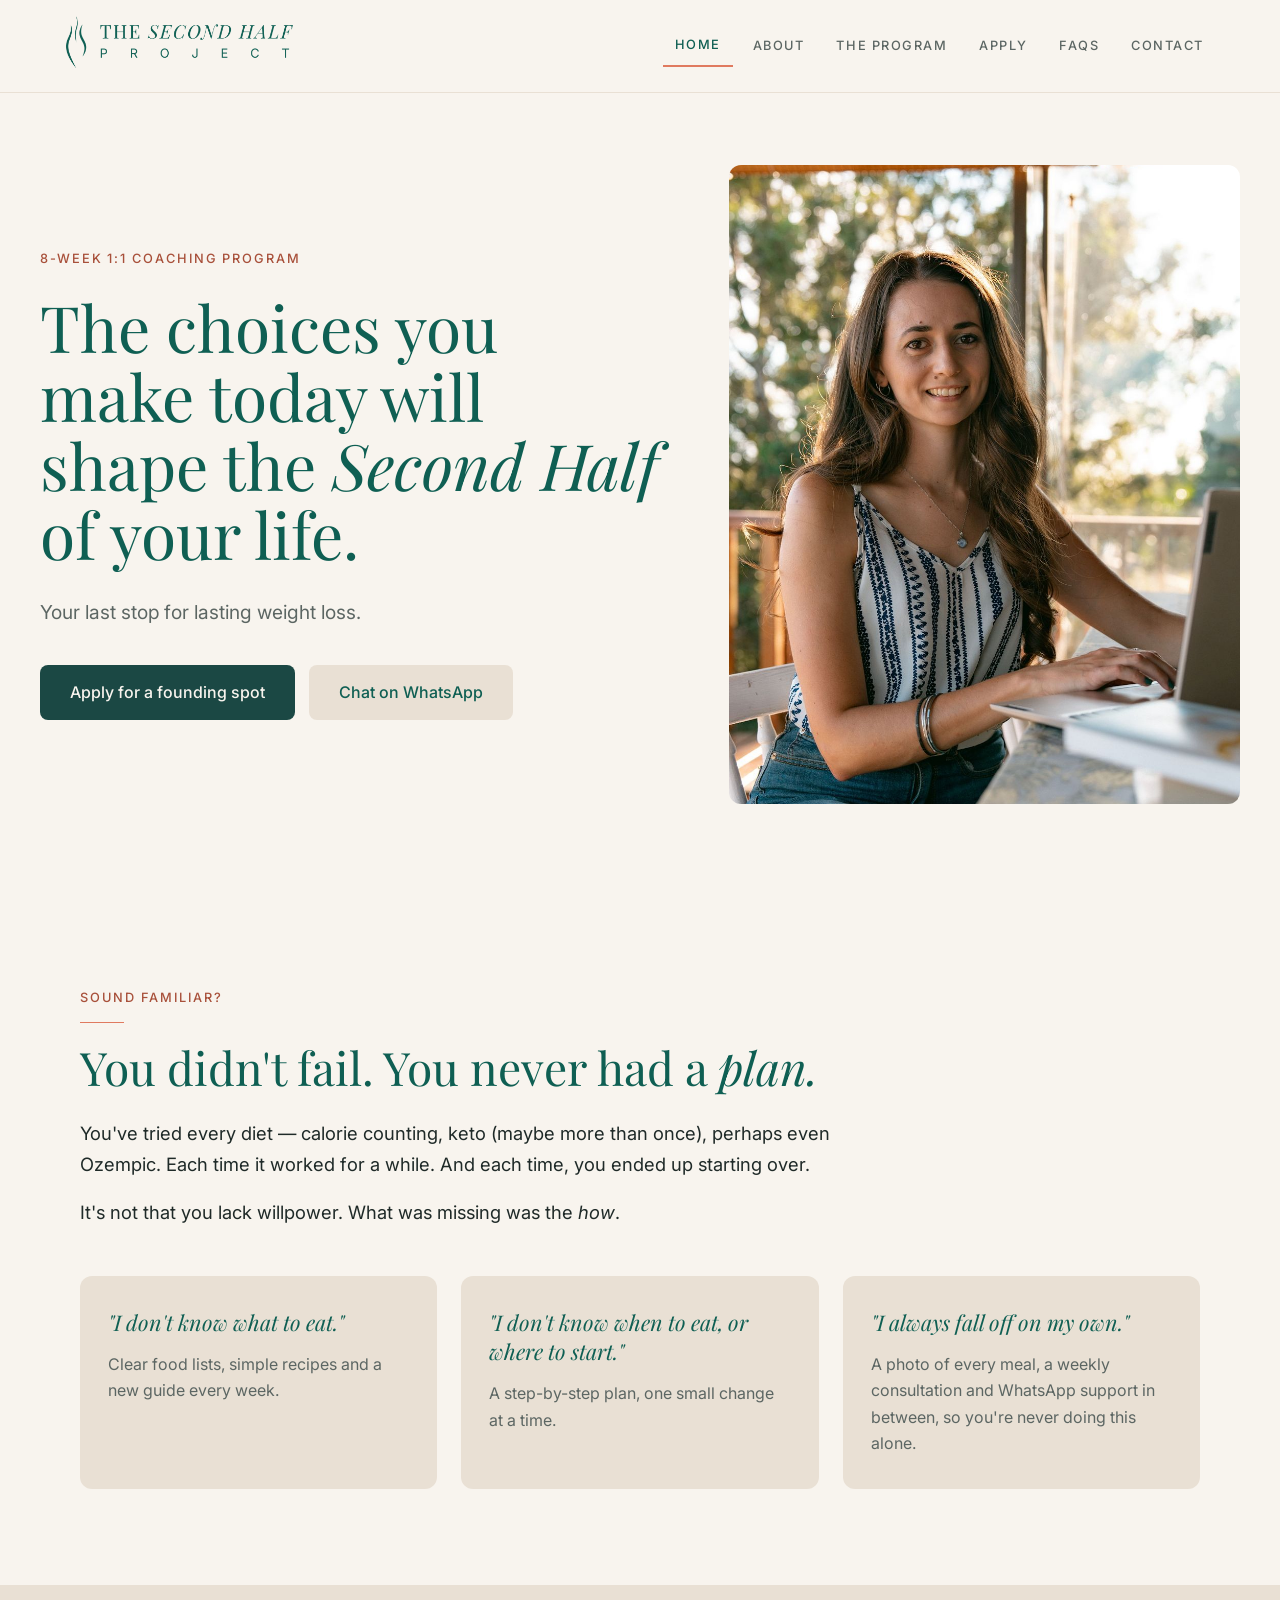
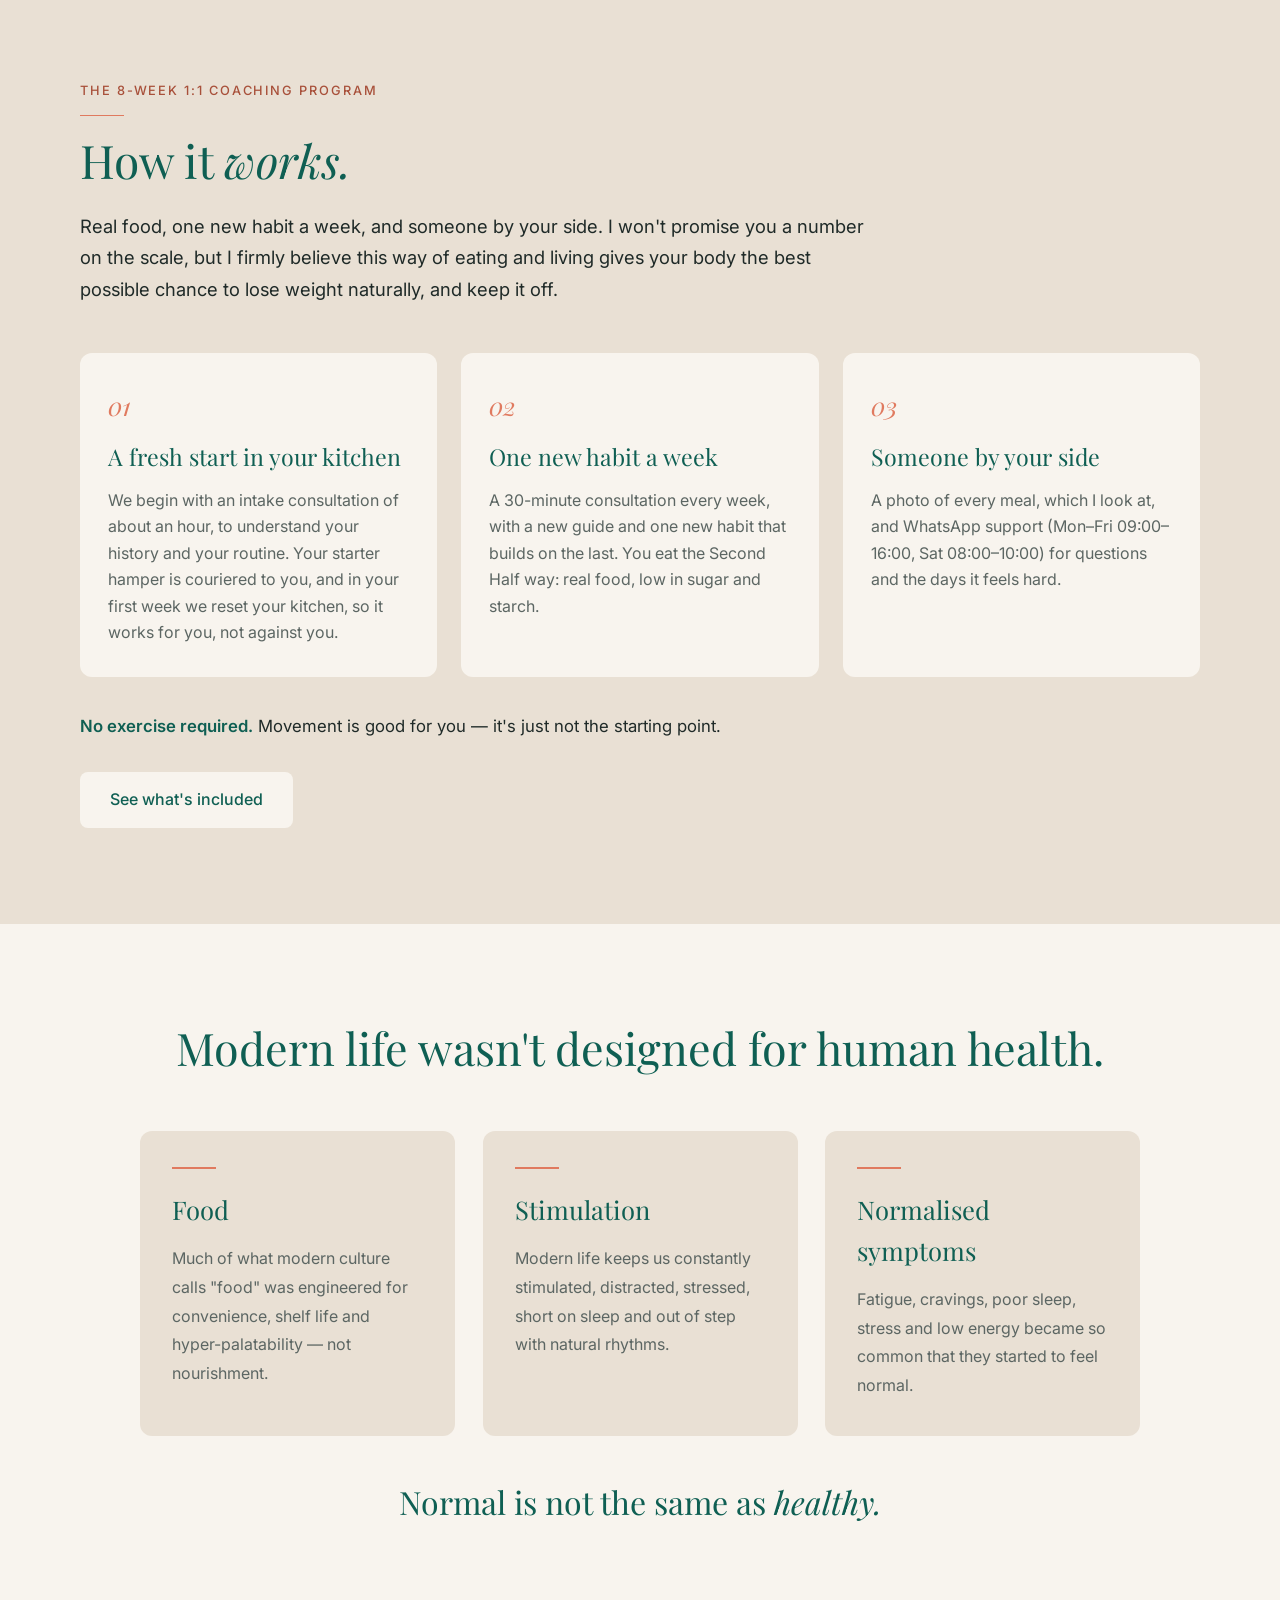
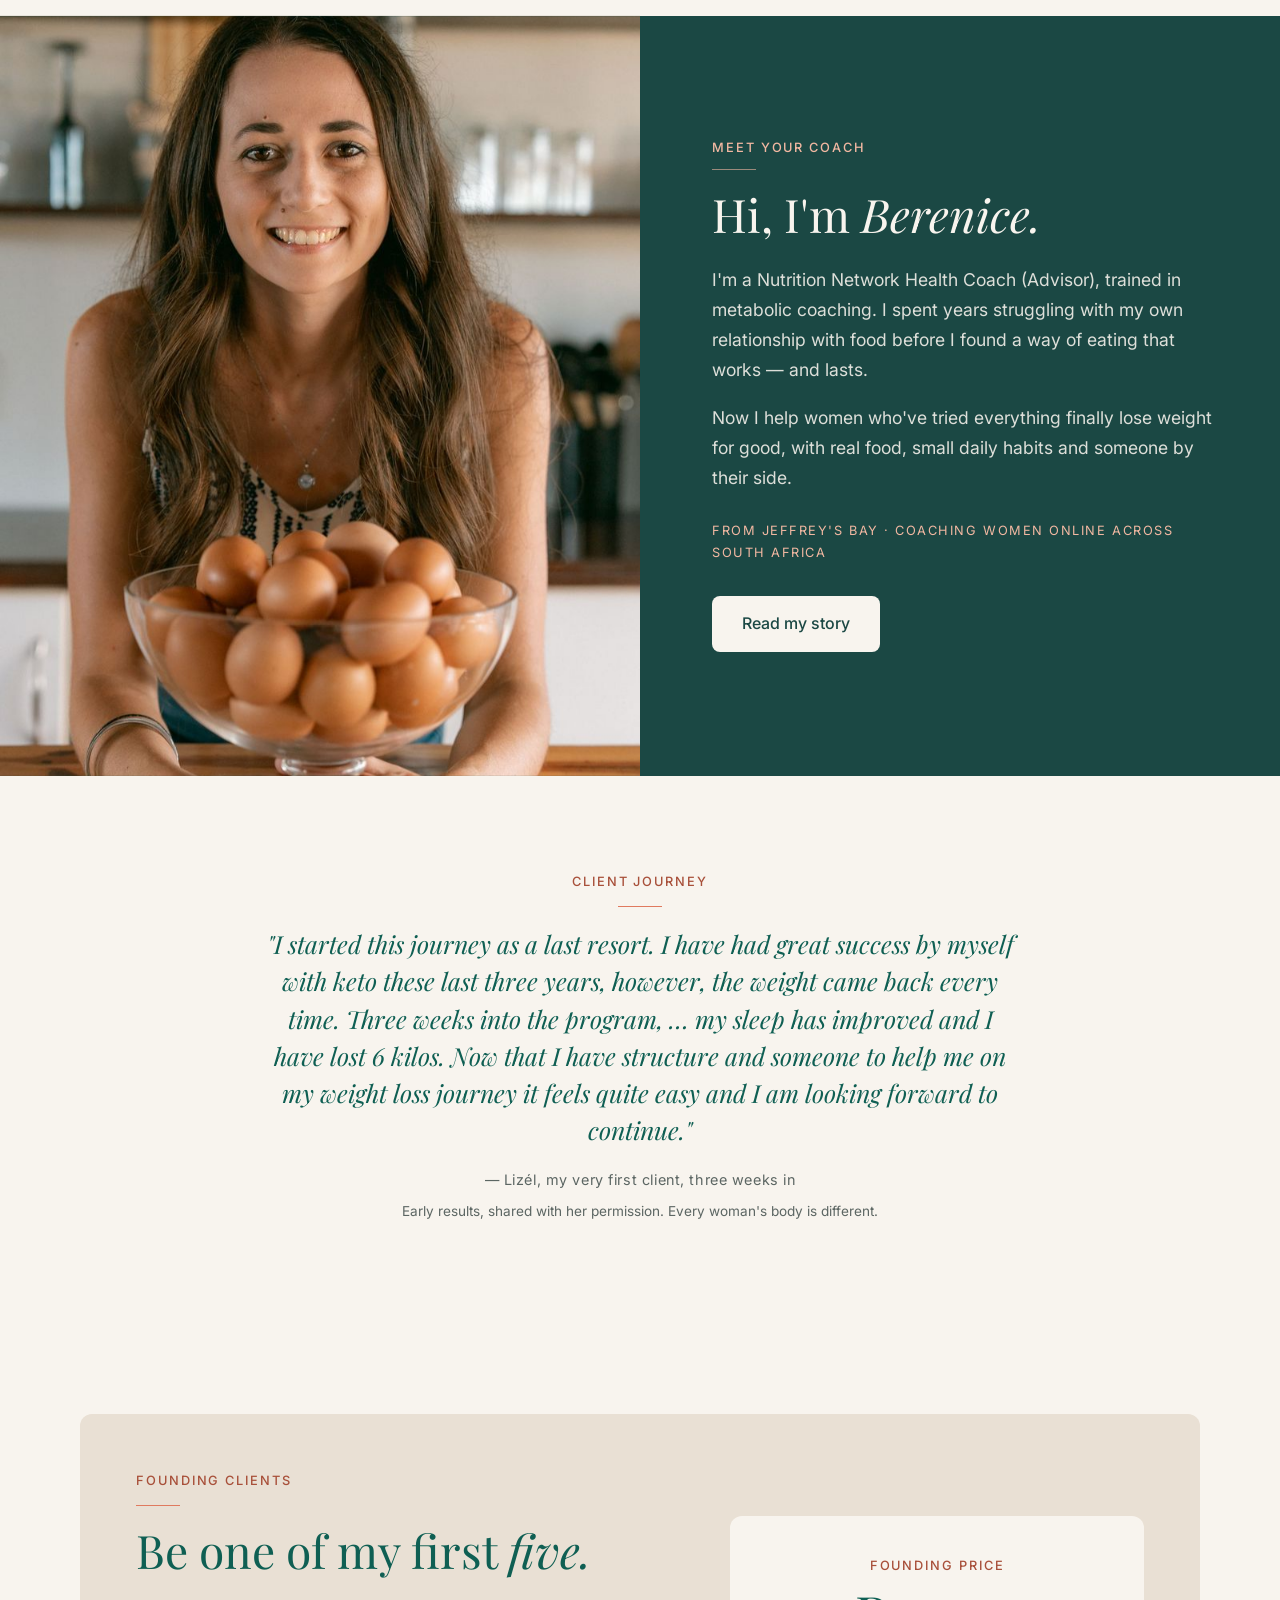
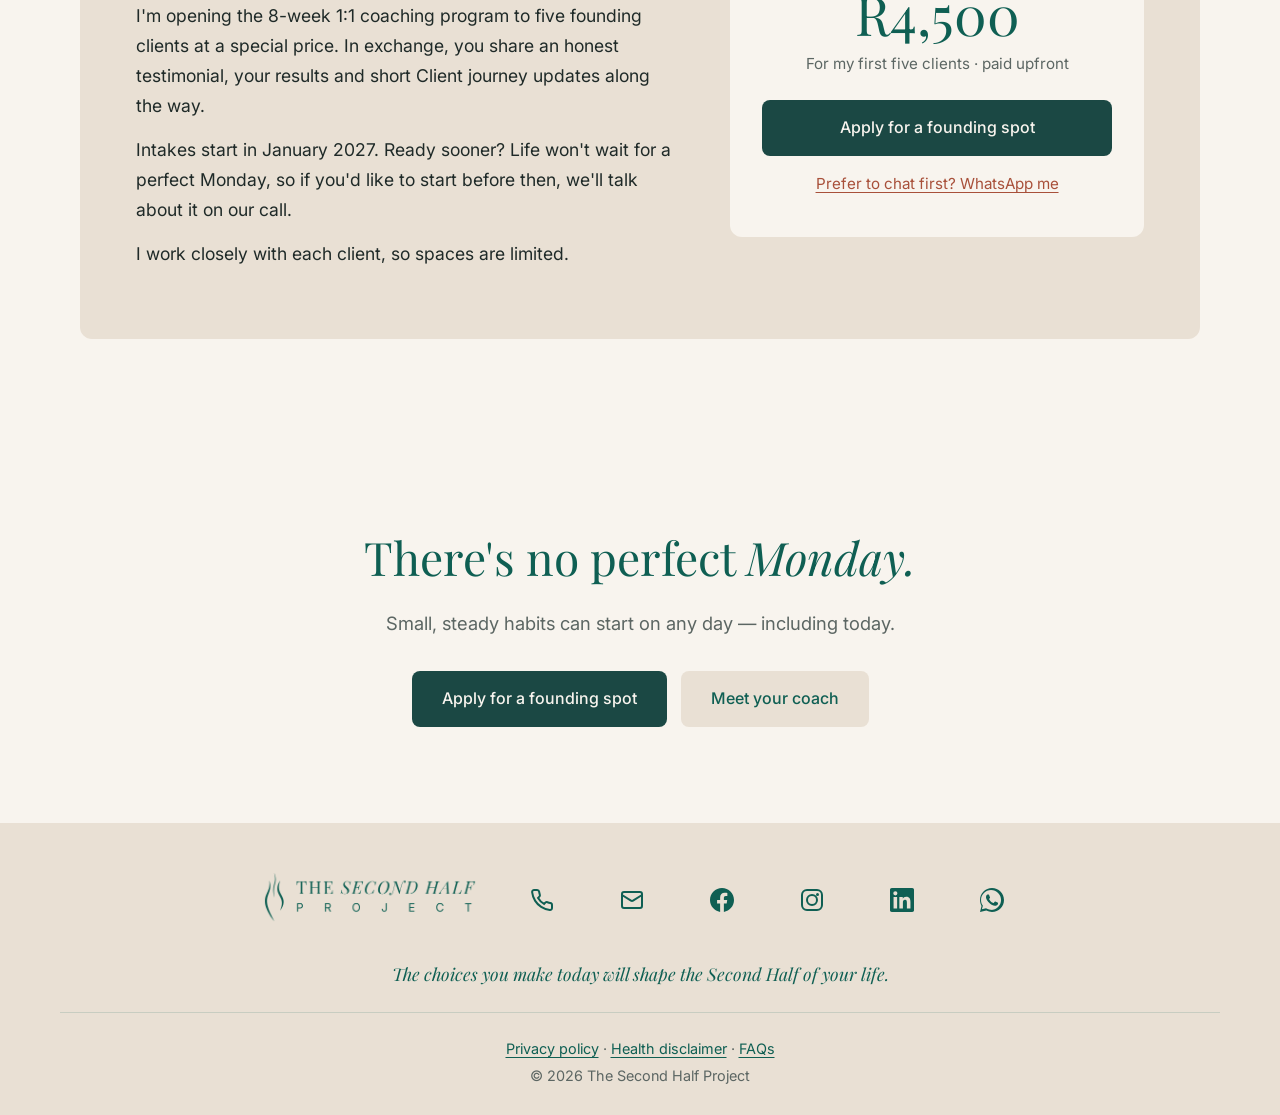
<file: index.html>
<!DOCTYPE html>
<html lang="en">
<head>
    <meta charset="UTF-8">
    <meta name="viewport" content="width=device-width, initial-scale=1.0">
    <title>The Second Half Project | 8-week 1:1 weight-loss coaching for women</title>
    <meta name="description" content="You didn't fail. You never had a plan. An 8-week 1:1 coaching program that teaches you what and when to eat, one habit at a time, with someone by your side. No exercise required. Online, across South Africa.">
    <meta name="facebook-domain-verification" content="6b98duykyc8q10894hren2wezcdpbd" />
    <meta property="og:type" content="website">
    <meta property="og:site_name" content="The Second Half Project">
    <meta property="og:title" content="The Second Half Project">
    <meta property="og:description" content="The choices you make today will shape the Second Half of your life. An 8-week 1:1 coaching program for women who've tried every diet.">
    <meta property="og:image" content="https://secondhalfproject.co.za/res/hero-berenice.jpg">
    <meta property="og:url" content="https://secondhalfproject.co.za/">
    <link rel="preload" href="style.css?v=6" as="style">
    <link rel="stylesheet" href="style.css?v=6">
    <link rel="icon" type="image/png" href="res/TSHP Logo Tab_circle.png">
</head>
<body>
    <!-- Navigation -->
    <nav class="navbar">
        <div class="nav-container">
            <div class="logo">
                <a href="index.html">
                    <img src="res/TSHP Logo.png" alt="Second Half Project Logo" width="150" height="150">
                </a>
            </div>
            <div class="nav-mobile-right">
                <span class="current-page" id="currentPage">Home</span>
                <button class="hamburger" id="hamburger">
                    <span></span>
                    <span></span>
                    <span></span>
                </button>
            </div>
            <div class="nav-menu" id="navMenu">
                <a href="index.html" class="nav-link active">Home</a>
                <a href="about.html" class="nav-link">About</a>
                <a href="program.html" class="nav-link">The Program</a>
                <a href="apply.html" class="nav-link">Apply</a>
                <a href="faq.html" class="nav-link">FAQs</a>
                <a href="contact.html" class="nav-link">Contact</a>
            </div>
        </div>
    </nav>

    <!-- Hero -->
    <section class="hero">
        <div class="hero-inner">
            <div class="hero-content">
                <p class="hero-eyebrow">8-week 1:1 coaching program</p>
                <h1>The choices you make today will shape the <em>Second Half</em> of your life.</h1>
                <p>Your last stop for lasting weight loss.</p>
                <div class="hero-buttons">
                    <a href="apply.html" class="btn btn-primary">Apply for a founding spot</a>
                    <a href="https://wa.me/27679783522?text=Hi%20Berenice%2C%20I%27d%20like%20to%20know%20more%20about%20the%208-week%20program." class="btn btn-secondary" target="_blank" rel="noopener">Chat on WhatsApp</a>
                </div>
            </div>
            <div class="hero-image">
                <img src="res/hero-berenice.jpg" alt="Berenice Bakkes, health coach, smiling at her laptop" width="1000" height="1333" fetchpriority="high">
            </div>
        </div>
    </section>

    <!-- You didn't fail -->
    <section class="home-section">
        <div class="home-inner">
            <div class="section-head">
                <p class="eyebrow">Sound familiar?</p>
                <h2>You didn't fail. You never had a <em>plan.</em></h2>
                <p class="lead">You've tried every diet — calorie counting, keto (maybe more than once), perhaps even Ozempic. Each time it worked for a while. And each time, you ended up starting over.</p>
                <p class="lead">It's not that you lack willpower. What was missing was the <em>how</em>.</p>
            </div>
            <div class="gap-grid">
                <div class="gap-card">
                    <p class="gap-quote">"I don't know what to eat."</p>
                    <p>Clear food lists, simple recipes and a new guide every week.</p>
                </div>
                <div class="gap-card">
                    <p class="gap-quote">"I don't know when to eat, or where to start."</p>
                    <p>A step-by-step plan, one small change at a time.</p>
                </div>
                <div class="gap-card">
                    <p class="gap-quote">"I always fall off on my own."</p>
                    <p>A photo of every meal, a weekly consultation and WhatsApp support in between, so you're never doing this alone.</p>
                </div>
            </div>
        </div>
    </section>

    <!-- How the 8 weeks work -->
    <section class="home-section home-sand">
        <div class="home-inner">
            <div class="section-head">
                <p class="eyebrow">The 8-week 1:1 coaching program</p>
                <h2>How it <em>works.</em></h2>
                <p class="lead">Real food, one new habit a week, and someone by your side. I won't promise you a number on the scale, but I firmly believe this way of eating and living gives your body the best possible chance to lose weight naturally, and keep it off.</p>
            </div>
            <div class="how-grid">
                <div class="how-step">
                    <span class="how-number">01</span>
                    <h3>A fresh start in your kitchen</h3>
                    <p>We begin with an intake consultation of about an hour, to understand your history and your routine. Your starter hamper is couriered to you, and in your first week we reset your kitchen, so it works for you, not against you.</p>
                </div>
                <div class="how-step">
                    <span class="how-number">02</span>
                    <h3>One new habit a week</h3>
                    <p>A 30-minute consultation every week, with a new guide and one new habit that builds on the last. You eat the Second Half way: real food, low in sugar and starch.</p>
                </div>
                <div class="how-step">
                    <span class="how-number">03</span>
                    <h3>Someone by your side</h3>
                    <p>A photo of every meal, which I look at, and WhatsApp support (Mon–Fri 09:00–16:00, Sat 08:00–10:00) for questions and the days it feels hard.</p>
                </div>
            </div>
            <p class="how-note"><strong>No exercise required.</strong> Movement is good for you — it's just not the starting point.</p>
            <div class="section-cta">
                <a href="program.html" class="btn btn-secondary">See what's included</a>
            </div>
        </div>
    </section>

    <!-- Modern life -->
    <section class="approach-section">
        <div class="container">
            <h2 class="approach-title">Modern life wasn't designed for human health.</h2>
            <div class="approach-grid">
                <div class="approach-card">
                    <h3>Food</h3>
                    <p>Much of what modern culture calls "food" was engineered for convenience, shelf life and hyper-palatability — not nourishment.</p>
                </div>
                <div class="approach-card">
                    <h3>Stimulation</h3>
                    <p>Modern life keeps us constantly stimulated, distracted, stressed, short on sleep and out of step with natural rhythms.</p>
                </div>
                <div class="approach-card">
                    <h3>Normalised symptoms</h3>
                    <p>Fatigue, cravings, poor sleep, stress and low energy became so common that they started to feel normal.</p>
                </div>
            </div>
            <p class="approach-close">Normal is not the same as <em>healthy.</em></p>
        </div>
    </section>

    <!-- Meet Berenice -->
    <section class="coach-panel">
        <div class="coach-photo">
            <img src="res/coach-berenice.jpg" alt="Berenice Bakkes holding a bowl of eggs in her kitchen" width="800" height="1200">
        </div>
        <div class="coach-text">
            <p class="eyebrow eyebrow-dark">Meet your coach</p>
            <h2>Hi, I'm <em>Berenice.</em></h2>
            <p>I'm a Nutrition Network Health Coach (Advisor), trained in metabolic coaching. I spent years struggling with my own relationship with food before I found a way of eating that works — and lasts.</p>
            <p>Now I help women who've tried everything finally lose weight for good, with real food, small daily habits and someone by their side.</p>
            <p class="coach-location">From Jeffrey's Bay · coaching women online across South Africa</p>
            <a href="about.html" class="btn btn-light">Read my story</a>
        </div>
    </section>

    <!-- Testimonial: her own words (typos fixed with her OK), shared with her permission, 6 Oct 2026 -->
    <section class="home-section testimonial-section">
        <div class="home-inner narrow">
            <p class="eyebrow centred-eyebrow">Client journey</p>
            <blockquote class="testimonial long">
                <p>"I started this journey as a last resort. I have had great success by myself with keto these last three years, however, the weight came back every time. Three weeks into the program, … my sleep has improved and I have lost 6 kilos. Now that I have structure and someone to help me on my weight loss journey it feels quite easy and I am looking forward to continue."</p>
                <footer>— Lizél, my very first client, three weeks in</footer>
                <p class="testimonial-note">Early results, shared with her permission. Every woman's body is different.</p>
            </blockquote>
        </div>
    </section>

    <!-- Founding offer -->
    <section class="home-section">
        <div class="home-inner">
            <div class="offer-card">
                <div class="offer-text">
                    <p class="eyebrow">Founding clients</p>
                    <h2>Be one of my first <em>five.</em></h2>
                    <p>I'm opening the 8-week 1:1 coaching program to five founding clients at a special price. In exchange, you share an honest testimonial, your results and short Client journey updates along the way.</p>
                    <p>Intakes start in January 2027. Ready sooner? Life won't wait for a perfect Monday, so if you'd like to start before then, we'll talk about it on our call.</p>
                    <p>I work closely with each client, so spaces are limited.</p>
                </div>
                <div class="offer-price">
                    <p class="price-label">Founding price</p>
                    <p class="price">R4,500</p>
                    <p class="price-note">For my first five clients · paid upfront</p>
                    <a href="apply.html" class="btn btn-primary">Apply for a founding spot</a>
                    <a href="https://wa.me/27679783522?text=Hi%20Berenice%2C%20I%27d%20like%20to%20know%20more%20about%20the%208-week%20program." class="text-link" target="_blank" rel="noopener">Prefer to chat first? WhatsApp me</a>
                </div>
            </div>
        </div>
    </section>

    <!-- Freebie sign-up: planned for January 2027 (MailerLite form goes here) -->

    <!-- Closing -->
    <section class="home-section home-closing">
        <div class="home-inner narrow">
            <h2>There's no perfect <em>Monday.</em></h2>
            <p class="lead">Small, steady habits can start on any day — including today.</p>
            <div class="hero-buttons centred">
                <a href="apply.html" class="btn btn-primary">Apply for a founding spot</a>
                <a href="about.html" class="btn btn-secondary">Meet your coach</a>
            </div>
        </div>
    </section>

    <!-- Footer -->
    <footer class="footer">
        <div class="container">
            <div class="footer-content">
                <div class="footer-logo">
                    <a href="index.html">
                        <img src="res/TSHP Logo.png" alt="The Second Half Project" width="900" height="218">
                    </a>
                </div>
                <a href="tel:+27679783522" class="footer-icon-link" title="Call" aria-label="Call">
                    <svg class="footer-icon" viewBox="0 0 24 24" fill="none" stroke="currentColor" stroke-width="2">
                        <path d="M22 16.92v3a2 2 0 0 1-2.18 2 19.79 19.79 0 0 1-8.63-3.07 19.5 19.5 0 0 1-6-6 19.79 19.79 0 0 1-3.07-8.67A2 2 0 0 1 4.11 2h3a2 2 0 0 1 2 1.72 12.84 12.84 0 0 0 .7 2.81 2 2 0 0 1-.45 2.11L8.09 9.91a16 16 0 0 0 6 6l1.27-1.27a2 2 0 0 1 2.11-.45 12.84 12.84 0 0 0 2.81.7A2 2 0 0 1 22 16.92z"></path>
                    </svg>
                </a>
                <a href="mailto:info@secondhalfproject.co.za" class="footer-icon-link" title="Email" aria-label="Email">
                    <svg class="footer-icon" viewBox="0 0 24 24" fill="none" stroke="currentColor" stroke-width="2">
                        <rect x="2" y="4" width="20" height="16" rx="2"></rect>
                        <path d="m22 7-8.97 5.7a1.94 1.94 0 0 1-2.06 0L2 7"></path>
                    </svg>
                </a>
                <a href="https://facebook.com/secondhalfproject" class="footer-icon-link" title="Facebook" aria-label="Facebook" target="_blank" rel="noopener">
                    <svg class="footer-icon" viewBox="0 0 24 24" fill="currentColor">
                        <path d="M24 12.073c0-6.627-5.373-12-12-12s-12 5.373-12 12c0 5.99 4.388 10.954 10.125 11.854v-8.385H7.078v-3.47h3.047V9.43c0-3.007 1.792-4.669 4.533-4.669 1.312 0 2.686.235 2.686.235v2.953H15.83c-1.491 0-1.956.925-1.956 1.874v2.25h3.328l-.532 3.47h-2.796v8.385C19.612 23.027 24 18.062 24 12.073z"></path>
                    </svg>
                </a>
                <a href="https://www.instagram.com/the_secondhalf_project" class="footer-icon-link" title="Instagram" aria-label="Instagram" target="_blank" rel="noopener">
                    <svg class="footer-icon" viewBox="0 0 24 24" fill="currentColor">
                        <rect x="2" y="2" width="20" height="20" rx="5" ry="5" fill="none" stroke="currentColor" stroke-width="2"></rect>
                        <path d="M12 7a5 5 0 1 0 0 10 5 5 0 0 0 0-10z" fill="none" stroke="currentColor" stroke-width="2"></path>
                        <circle cx="17.5" cy="6.5" r="1.5" fill="currentColor"></circle>
                    </svg>
                </a>
                <a href="https://www.linkedin.com/in/berenicebakkes" class="footer-icon-link" title="LinkedIn" aria-label="LinkedIn" target="_blank" rel="noopener">
                    <svg class="footer-icon" viewBox="0 0 24 24" fill="currentColor">
                        <path d="M20.45 20.45h-3.56v-5.57c0-1.33-.02-3.04-1.85-3.04-1.85 0-2.14 1.45-2.14 2.94v5.67H9.35V9h3.41v1.56h.05c.48-.9 1.64-1.85 3.37-1.85 3.6 0 4.27 2.37 4.27 5.46v6.28zM5.34 7.43a2.06 2.06 0 1 1 0-4.13 2.06 2.06 0 0 1 0 4.13zM7.12 20.45H3.56V9h3.56v11.45zM22.22 0H1.77C.79 0 0 .77 0 1.73v20.54C0 23.23.79 24 1.77 24h20.45c.98 0 1.78-.77 1.78-1.73V1.73C24 .77 23.2 0 22.22 0z"></path>
                    </svg>
                </a>
                <a href="https://wa.me/27679783522" class="footer-icon-link" title="WhatsApp" aria-label="WhatsApp" target="_blank" rel="noopener">
                    <svg class="footer-icon" viewBox="0 0 24 24" fill="currentColor">
                        <path d="M12 0C5.373 0 0 5.373 0 12c0 2.148.549 4.177 1.518 5.928L0 24l6.304-1.465A11.97 11.97 0 0 0 12 24c6.627 0 12-5.373 12-12S18.627 0 12 0zm0 21.96c-1.969 0-3.897-.489-5.565-1.427l-.399-.235-4.141.964.984-3.585-.245-.391C1.466 15.883 1.04 14.012 1.04 12c0-5.523 4.477-10 10-10s10 4.477 10 10-4.477 10-10 10zm5.441-7.504c-.295-.147-1.745-.862-2.016-.96-.27-.099-.468-.147-.667.147-.198.294-.768.96-.941 1.159-.173.199-.347.223-.644.075-.296-.148-1.254-.462-2.389-1.475-.883-.788-1.48-1.76-1.653-2.059-.173-.297-.018-.458.13-.606.134-.133.298-.347.446-.52.148-.174.198-.298.298-.496.099-.198.049-.371-.025-.52-.075-.148-.667-1.611-.916-2.206-.242-.579-.487-.5-.667-.51-.173-.008-.371-.01-.569-.01-.198 0-.52.074-.792.372-.271.297-1.04 1.016-1.04 2.479 0 1.462 1.065 2.875 1.213 3.074.148.198 2.095 3.2 5.076 4.487.709.306 1.262.489 1.694.625.712.227 1.36.195 1.871.118.571-.085 1.758-.719 2.006-1.413.248-.694.248-1.289.173-1.413-.074-.124-.272-.198-.569-.347z"></path>
                    </svg>
                </a>
            </div>

            <p class="footer-line"><em>The choices you make today will shape the Second Half of your life.</em></p>
            <div class="footer-bottom">
                <p class="footer-legal"><a href="privacy.html">Privacy policy</a> · <a href="disclaimer.html">Health disclaimer</a> · <a href="faq.html">FAQs</a></p>
                <p>&copy; 2026 The Second Half Project</p>
            </div>
        </div>
    </footer>
    <script src="script.js?v=3" defer></script>
</body>
</html>
</file>
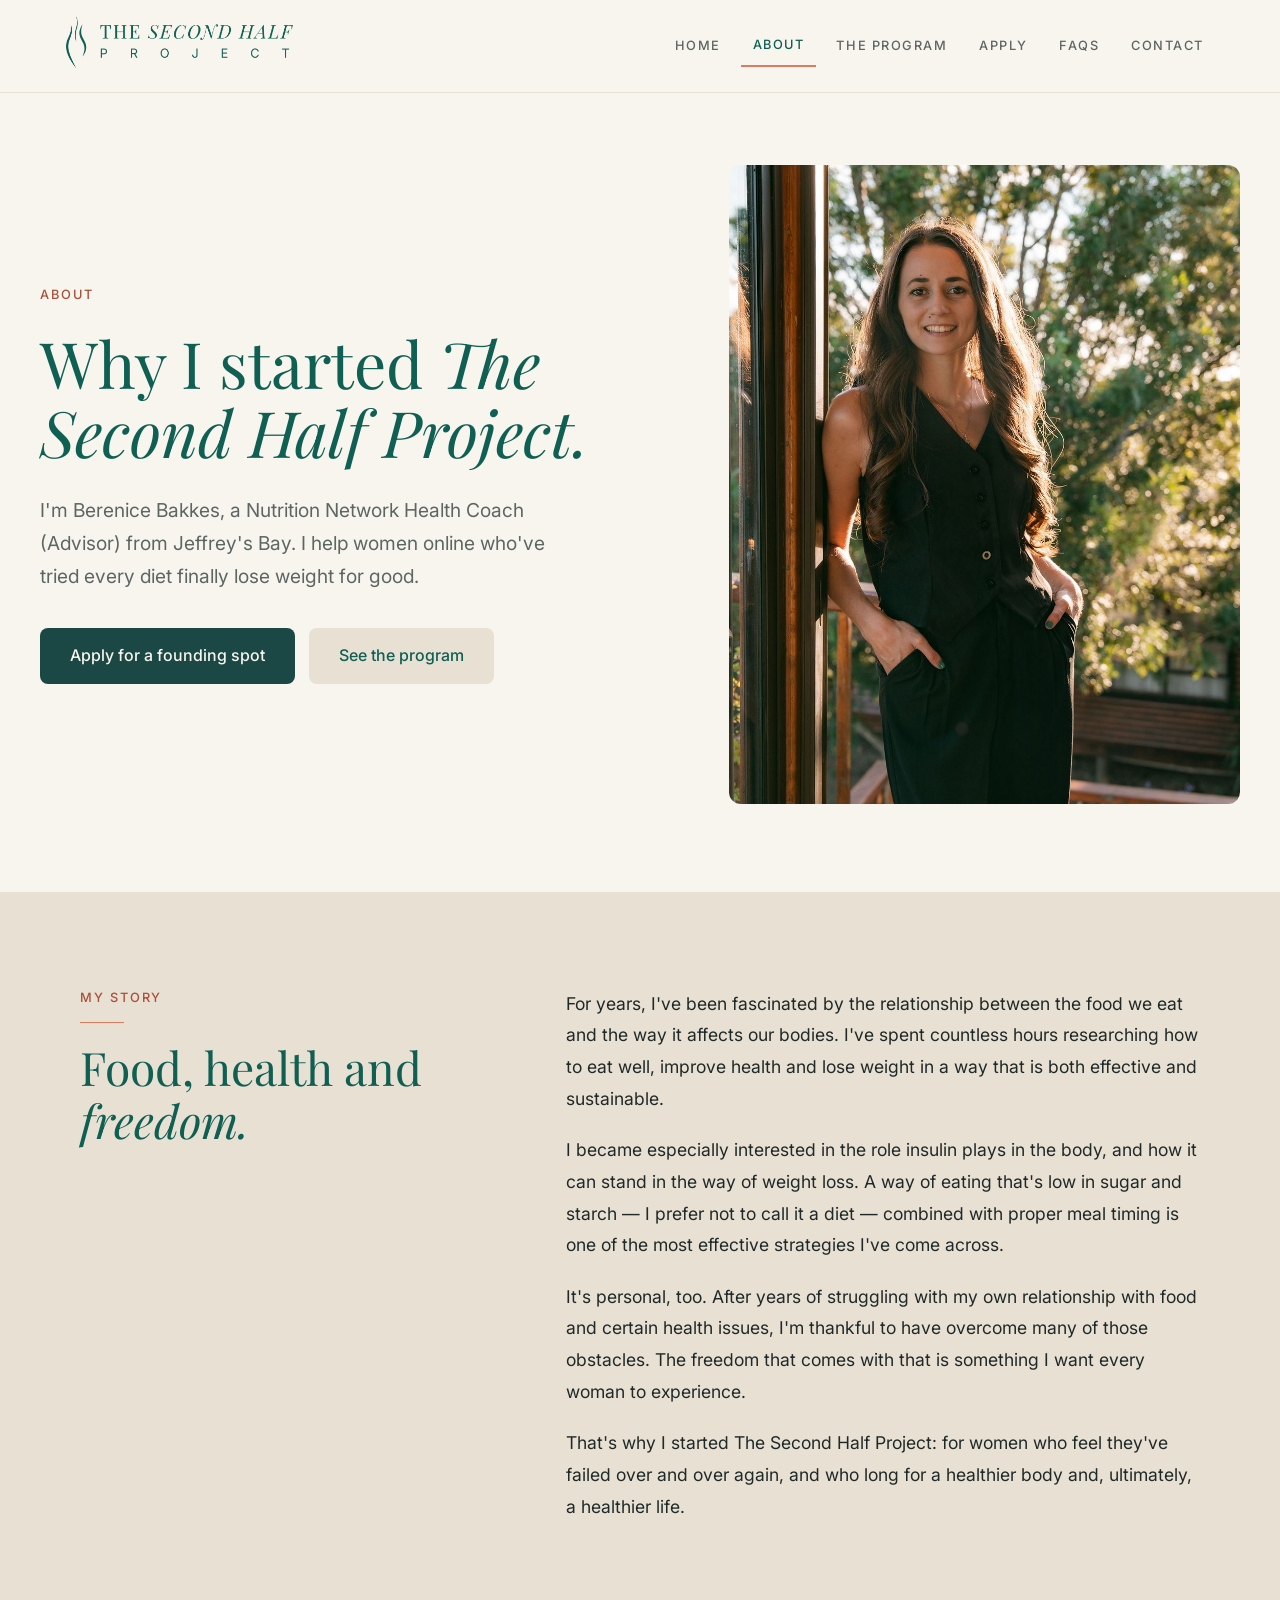
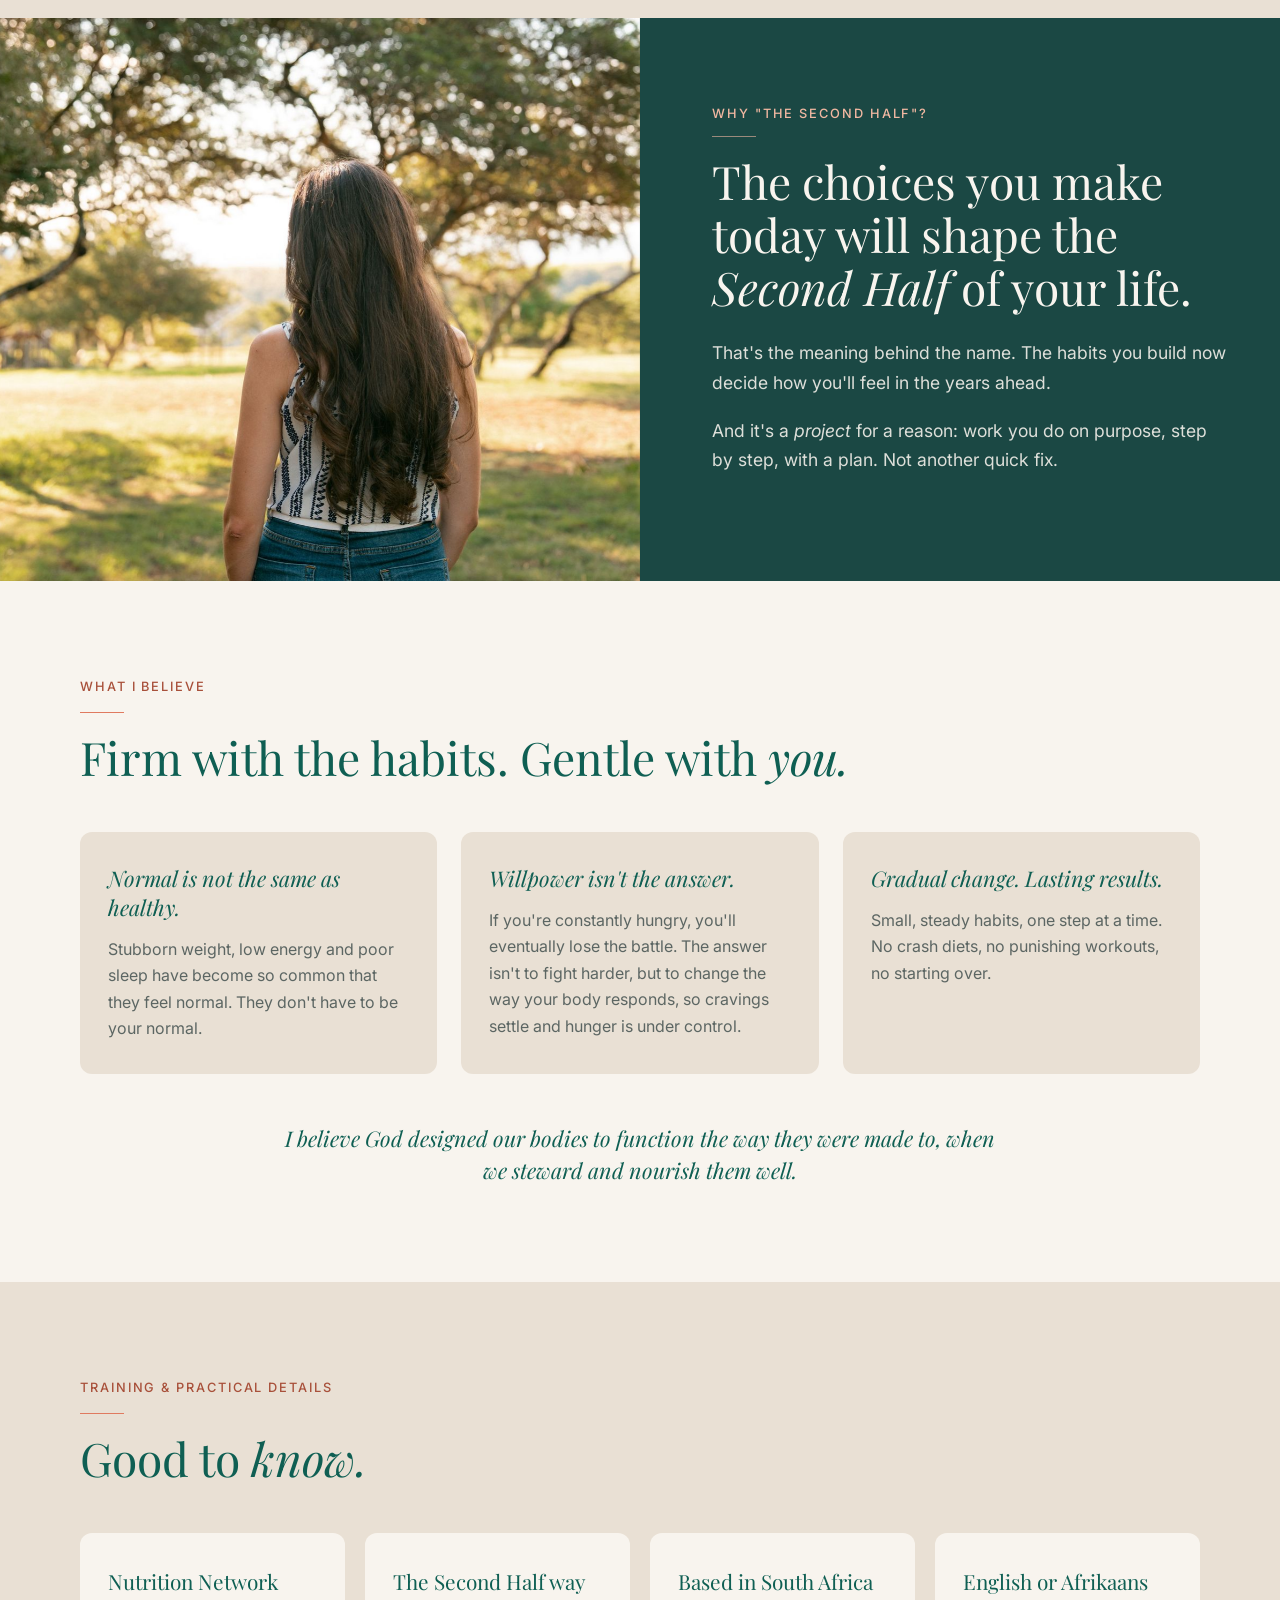
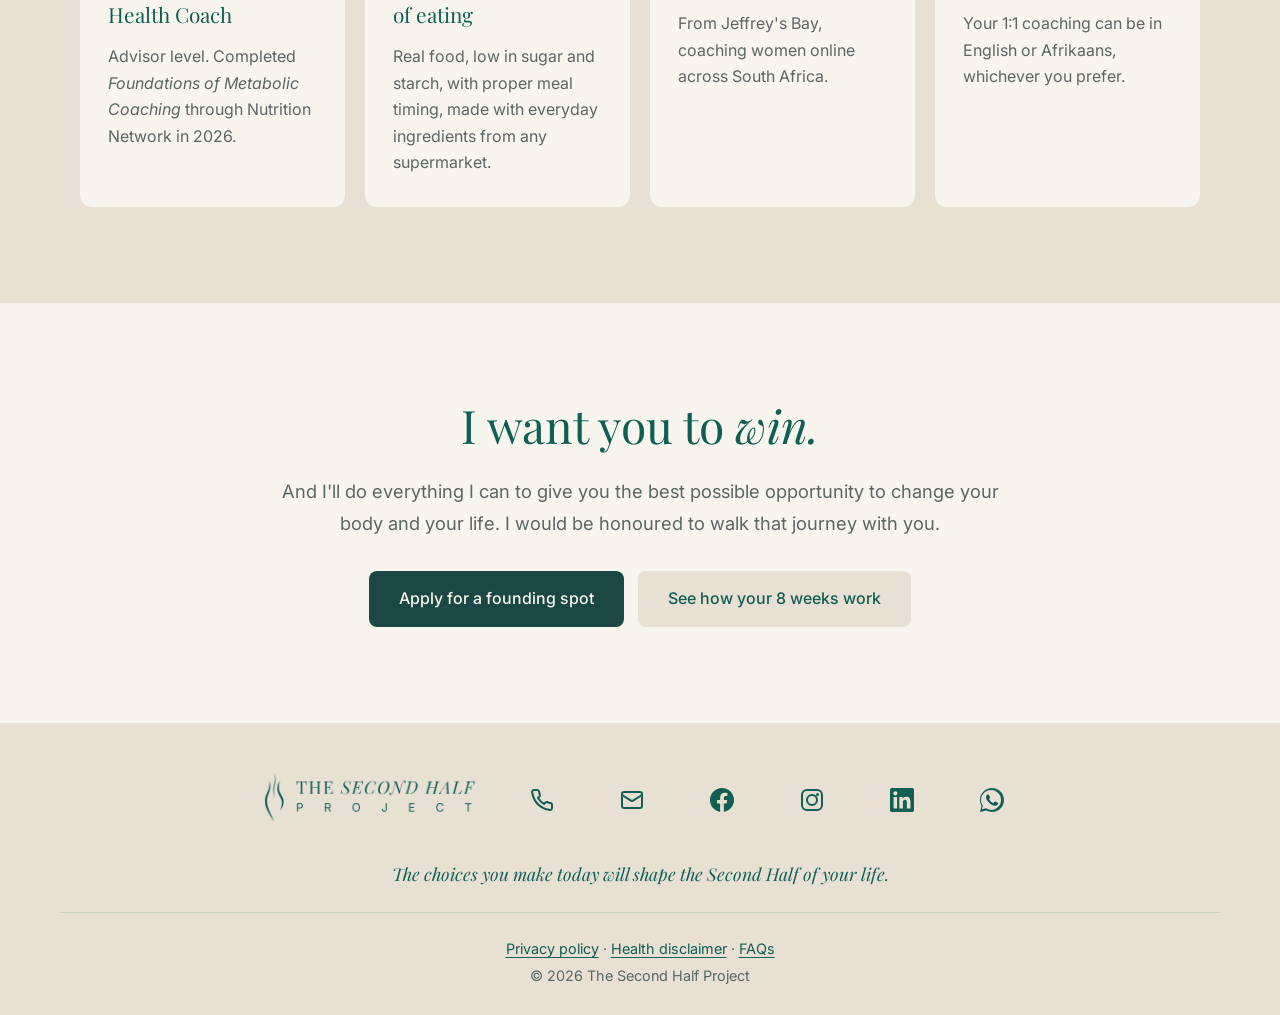
<file: about.html>
<!DOCTYPE html>
<html lang="en">
<head>
    <meta charset="UTF-8">
    <meta name="viewport" content="width=device-width, initial-scale=1.0">
    <title>About Berenice | The Second Half Project</title>
    <meta name="description" content="Meet Berenice Bakkes, Nutrition Network Health Coach (Advisor) from Jeffrey's Bay, coaching women online who've tried every diet to lose weight for good.">
    <meta property="og:type" content="website">
    <meta property="og:site_name" content="The Second Half Project">
    <meta property="og:title" content="About Berenice | The Second Half Project">
    <meta property="og:description" content="Meet Berenice Bakkes, Nutrition Network Health Coach (Advisor) from Jeffrey's Bay, coaching women online who've tried every diet to lose weight for good.">
    <meta property="og:image" content="https://secondhalfproject.co.za/res/about-berenice.jpg">
    <meta property="og:url" content="https://secondhalfproject.co.za/about.html">
    <link rel="preload" href="style.css?v=6" as="style">
    <link rel="stylesheet" href="style.css?v=6">
    <link rel="icon" type="image/png" href="res/TSHP Logo Tab_circle.png">
</head>
<body>
    <!-- Navigation -->
    <nav class="navbar">
        <div class="nav-container">
            <div class="logo">
                <a href="index.html">
                    <img src="res/TSHP Logo.png" alt="Second Half Project Logo" width="150" height="150">
                </a>
            </div>
            <div class="nav-mobile-right">
                <span class="current-page" id="currentPage">About</span>
                <button class="hamburger" id="hamburger">
                    <span></span>
                    <span></span>
                    <span></span>
                </button>
            </div>
            <div class="nav-menu" id="navMenu">
                <a href="index.html" class="nav-link">Home</a>
                <a href="about.html" class="nav-link active">About</a>
                <a href="program.html" class="nav-link">The Program</a>
                <a href="apply.html" class="nav-link">Apply</a>
                <a href="faq.html" class="nav-link">FAQs</a>
                <a href="contact.html" class="nav-link">Contact</a>
            </div>
        </div>
    </nav>

    <!-- Hero -->
    <section class="hero">
        <div class="hero-inner">
            <div class="hero-content">
                <p class="hero-eyebrow">About</p>
                <h1>Why I started <em>The Second Half Project.</em></h1>
                <p>I'm Berenice Bakkes, a Nutrition Network Health Coach (Advisor) from Jeffrey's Bay. I help women online who've tried every diet finally lose weight for good.</p>
                <div class="hero-buttons">
                    <a href="apply.html" class="btn btn-primary">Apply for a founding spot</a>
                    <a href="program.html" class="btn btn-secondary">See the program</a>
                </div>
            </div>
            <div class="hero-image">
                <img src="res/about-berenice.jpg" alt="Berenice Bakkes, health coach" width="1000" height="1500" fetchpriority="high">
            </div>
        </div>
    </section>

    <!-- My story -->
    <section class="home-section home-sand">
        <div class="home-inner story-grid">
            <div class="story-head">
                <p class="eyebrow">My story</p>
                <h2>Food, health and <em>freedom.</em></h2>
            </div>
            <div class="story-text">
                <p>For years, I've been fascinated by the relationship between the food we eat and the way it affects our bodies. I've spent countless hours researching how to eat well, improve health and lose weight in a way that is both effective and sustainable.</p>
                <p>I became especially interested in the role insulin plays in the body, and how it can stand in the way of weight loss. A way of eating that's low in sugar and starch — I prefer not to call it a diet — combined with proper meal timing is one of the most effective strategies I've come across.</p>
                <p>It's personal, too. After years of struggling with my own relationship with food and certain health issues, I'm thankful to have overcome many of those obstacles. The freedom that comes with that is something I want every woman to experience.</p>
                <p>That's why I started The Second Half Project: for women who feel they've failed over and over again, and who long for a healthier body and, ultimately, a healthier life.</p>
            </div>
        </div>
    </section>

    <!-- The name -->
    <section class="coach-panel">
        <div class="coach-photo">
            <img src="res/path-ahead.jpg" alt="Berenice walking into an open field" width="1400" height="1050">
        </div>
        <div class="coach-text">
            <p class="eyebrow eyebrow-dark">Why "The Second Half"?</p>
            <h2>The choices you make today will shape the <em>Second Half</em> of your life.</h2>
            <p>That's the meaning behind the name. The habits you build now decide how you'll feel in the years ahead.</p>
            <p>And it's a <em>project</em> for a reason: work you do on purpose, step by step, with a plan. Not another quick fix.</p>
        </div>
    </section>

    <!-- What I believe -->
    <section class="home-section">
        <div class="home-inner">
            <div class="section-head">
                <p class="eyebrow">What I believe</p>
                <h2>Firm with the habits. Gentle with <em>you.</em></h2>
            </div>
            <div class="gap-grid">
                <div class="gap-card">
                    <p class="gap-quote">Normal is not the same as healthy.</p>
                    <p>Stubborn weight, low energy and poor sleep have become so common that they feel normal. They don't have to be your normal.</p>
                </div>
                <div class="gap-card">
                    <p class="gap-quote">Willpower isn't the answer.</p>
                    <p>If you're constantly hungry, you'll eventually lose the battle. The answer isn't to fight harder, but to change the way your body responds, so cravings settle and hunger is under control.</p>
                </div>
                <div class="gap-card">
                    <p class="gap-quote">Gradual change. Lasting results.</p>
                    <p>Small, steady habits, one step at a time. No crash diets, no punishing workouts, no starting over.</p>
                </div>
            </div>
            <p class="faith-line">I believe God designed our bodies to function the way they were made to, when we steward and nourish them well.</p>
        </div>
    </section>

    <!-- Training -->
    <section class="home-section home-sand">
        <div class="home-inner">
            <div class="section-head">
                <p class="eyebrow">Training &amp; practical details</p>
                <h2>Good to <em>know.</em></h2>
            </div>
            <div class="start-grid">
                <div class="how-step"><h3>Nutrition Network Health Coach</h3><p>Advisor level. Completed <em>Foundations of Metabolic Coaching</em> through Nutrition Network in 2026.</p></div>
                <div class="how-step"><h3>The Second Half way of eating</h3><p>Real food, low in sugar and starch, with proper meal timing, made with everyday ingredients from any supermarket.</p></div>
                <div class="how-step"><h3>Based in South Africa</h3><p>From Jeffrey's Bay, coaching women online across South Africa.</p></div>
                <div class="how-step"><h3>English or Afrikaans</h3><p>Your 1:1 coaching can be in English or Afrikaans, whichever you prefer.</p></div>
            </div>
        </div>
    </section>

    <!-- Closing -->
    <section class="home-section home-closing">
        <div class="home-inner narrow">
            <h2>I want you to <em>win.</em></h2>
            <p class="lead">And I'll do everything I can to give you the best possible opportunity to change your body and your life. I would be honoured to walk that journey with you.</p>
            <div class="hero-buttons centred">
                <a href="apply.html" class="btn btn-primary">Apply for a founding spot</a>
                <a href="program.html" class="btn btn-secondary">See how your 8 weeks work</a>
            </div>
        </div>
    </section>

    <!-- Footer -->
    <footer class="footer">
        <div class="container">
            <div class="footer-content">
                <div class="footer-logo">
                    <a href="index.html">
                        <img src="res/TSHP Logo.png" alt="The Second Half Project" width="900" height="218">
                    </a>
                </div>
                <a href="tel:+27679783522" class="footer-icon-link" title="Call" aria-label="Call">
                    <svg class="footer-icon" viewBox="0 0 24 24" fill="none" stroke="currentColor" stroke-width="2">
                        <path d="M22 16.92v3a2 2 0 0 1-2.18 2 19.79 19.79 0 0 1-8.63-3.07 19.5 19.5 0 0 1-6-6 19.79 19.79 0 0 1-3.07-8.67A2 2 0 0 1 4.11 2h3a2 2 0 0 1 2 1.72 12.84 12.84 0 0 0 .7 2.81 2 2 0 0 1-.45 2.11L8.09 9.91a16 16 0 0 0 6 6l1.27-1.27a2 2 0 0 1 2.11-.45 12.84 12.84 0 0 0 2.81.7A2 2 0 0 1 22 16.92z"></path>
                    </svg>
                </a>
                <a href="mailto:info@secondhalfproject.co.za" class="footer-icon-link" title="Email" aria-label="Email">
                    <svg class="footer-icon" viewBox="0 0 24 24" fill="none" stroke="currentColor" stroke-width="2">
                        <rect x="2" y="4" width="20" height="16" rx="2"></rect>
                        <path d="m22 7-8.97 5.7a1.94 1.94 0 0 1-2.06 0L2 7"></path>
                    </svg>
                </a>
                <a href="https://facebook.com/secondhalfproject" class="footer-icon-link" title="Facebook" aria-label="Facebook" target="_blank" rel="noopener">
                    <svg class="footer-icon" viewBox="0 0 24 24" fill="currentColor">
                        <path d="M24 12.073c0-6.627-5.373-12-12-12s-12 5.373-12 12c0 5.99 4.388 10.954 10.125 11.854v-8.385H7.078v-3.47h3.047V9.43c0-3.007 1.792-4.669 4.533-4.669 1.312 0 2.686.235 2.686.235v2.953H15.83c-1.491 0-1.956.925-1.956 1.874v2.25h3.328l-.532 3.47h-2.796v8.385C19.612 23.027 24 18.062 24 12.073z"></path>
                    </svg>
                </a>
                <a href="https://www.instagram.com/the_secondhalf_project" class="footer-icon-link" title="Instagram" aria-label="Instagram" target="_blank" rel="noopener">
                    <svg class="footer-icon" viewBox="0 0 24 24" fill="currentColor">
                        <rect x="2" y="2" width="20" height="20" rx="5" ry="5" fill="none" stroke="currentColor" stroke-width="2"></rect>
                        <path d="M12 7a5 5 0 1 0 0 10 5 5 0 0 0 0-10z" fill="none" stroke="currentColor" stroke-width="2"></path>
                        <circle cx="17.5" cy="6.5" r="1.5" fill="currentColor"></circle>
                    </svg>
                </a>
                <a href="https://www.linkedin.com/in/berenicebakkes" class="footer-icon-link" title="LinkedIn" aria-label="LinkedIn" target="_blank" rel="noopener">
                    <svg class="footer-icon" viewBox="0 0 24 24" fill="currentColor">
                        <path d="M20.45 20.45h-3.56v-5.57c0-1.33-.02-3.04-1.85-3.04-1.85 0-2.14 1.45-2.14 2.94v5.67H9.35V9h3.41v1.56h.05c.48-.9 1.64-1.85 3.37-1.85 3.6 0 4.27 2.37 4.27 5.46v6.28zM5.34 7.43a2.06 2.06 0 1 1 0-4.13 2.06 2.06 0 0 1 0 4.13zM7.12 20.45H3.56V9h3.56v11.45zM22.22 0H1.77C.79 0 0 .77 0 1.73v20.54C0 23.23.79 24 1.77 24h20.45c.98 0 1.78-.77 1.78-1.73V1.73C24 .77 23.2 0 22.22 0z"></path>
                    </svg>
                </a>
                <a href="https://wa.me/27679783522" class="footer-icon-link" title="WhatsApp" aria-label="WhatsApp" target="_blank" rel="noopener">
                    <svg class="footer-icon" viewBox="0 0 24 24" fill="currentColor">
                        <path d="M12 0C5.373 0 0 5.373 0 12c0 2.148.549 4.177 1.518 5.928L0 24l6.304-1.465A11.97 11.97 0 0 0 12 24c6.627 0 12-5.373 12-12S18.627 0 12 0zm0 21.96c-1.969 0-3.897-.489-5.565-1.427l-.399-.235-4.141.964.984-3.585-.245-.391C1.466 15.883 1.04 14.012 1.04 12c0-5.523 4.477-10 10-10s10 4.477 10 10-4.477 10-10 10zm5.441-7.504c-.295-.147-1.745-.862-2.016-.96-.27-.099-.468-.147-.667.147-.198.294-.768.96-.941 1.159-.173.199-.347.223-.644.075-.296-.148-1.254-.462-2.389-1.475-.883-.788-1.48-1.76-1.653-2.059-.173-.297-.018-.458.13-.606.134-.133.298-.347.446-.52.148-.174.198-.298.298-.496.099-.198.049-.371-.025-.52-.075-.148-.667-1.611-.916-2.206-.242-.579-.487-.5-.667-.51-.173-.008-.371-.01-.569-.01-.198 0-.52.074-.792.372-.271.297-1.04 1.016-1.04 2.479 0 1.462 1.065 2.875 1.213 3.074.148.198 2.095 3.2 5.076 4.487.709.306 1.262.489 1.694.625.712.227 1.36.195 1.871.118.571-.085 1.758-.719 2.006-1.413.248-.694.248-1.289.173-1.413-.074-.124-.272-.198-.569-.347z"></path>
                    </svg>
                </a>
            </div>

            <p class="footer-line"><em>The choices you make today will shape the Second Half of your life.</em></p>
            <div class="footer-bottom">
                <p class="footer-legal"><a href="privacy.html">Privacy policy</a> · <a href="disclaimer.html">Health disclaimer</a> · <a href="faq.html">FAQs</a></p>
                <p>&copy; 2026 The Second Half Project</p>
            </div>
        </div>
    </footer>
    <script src="script.js?v=3" defer></script>
</body>
</html>
</file>
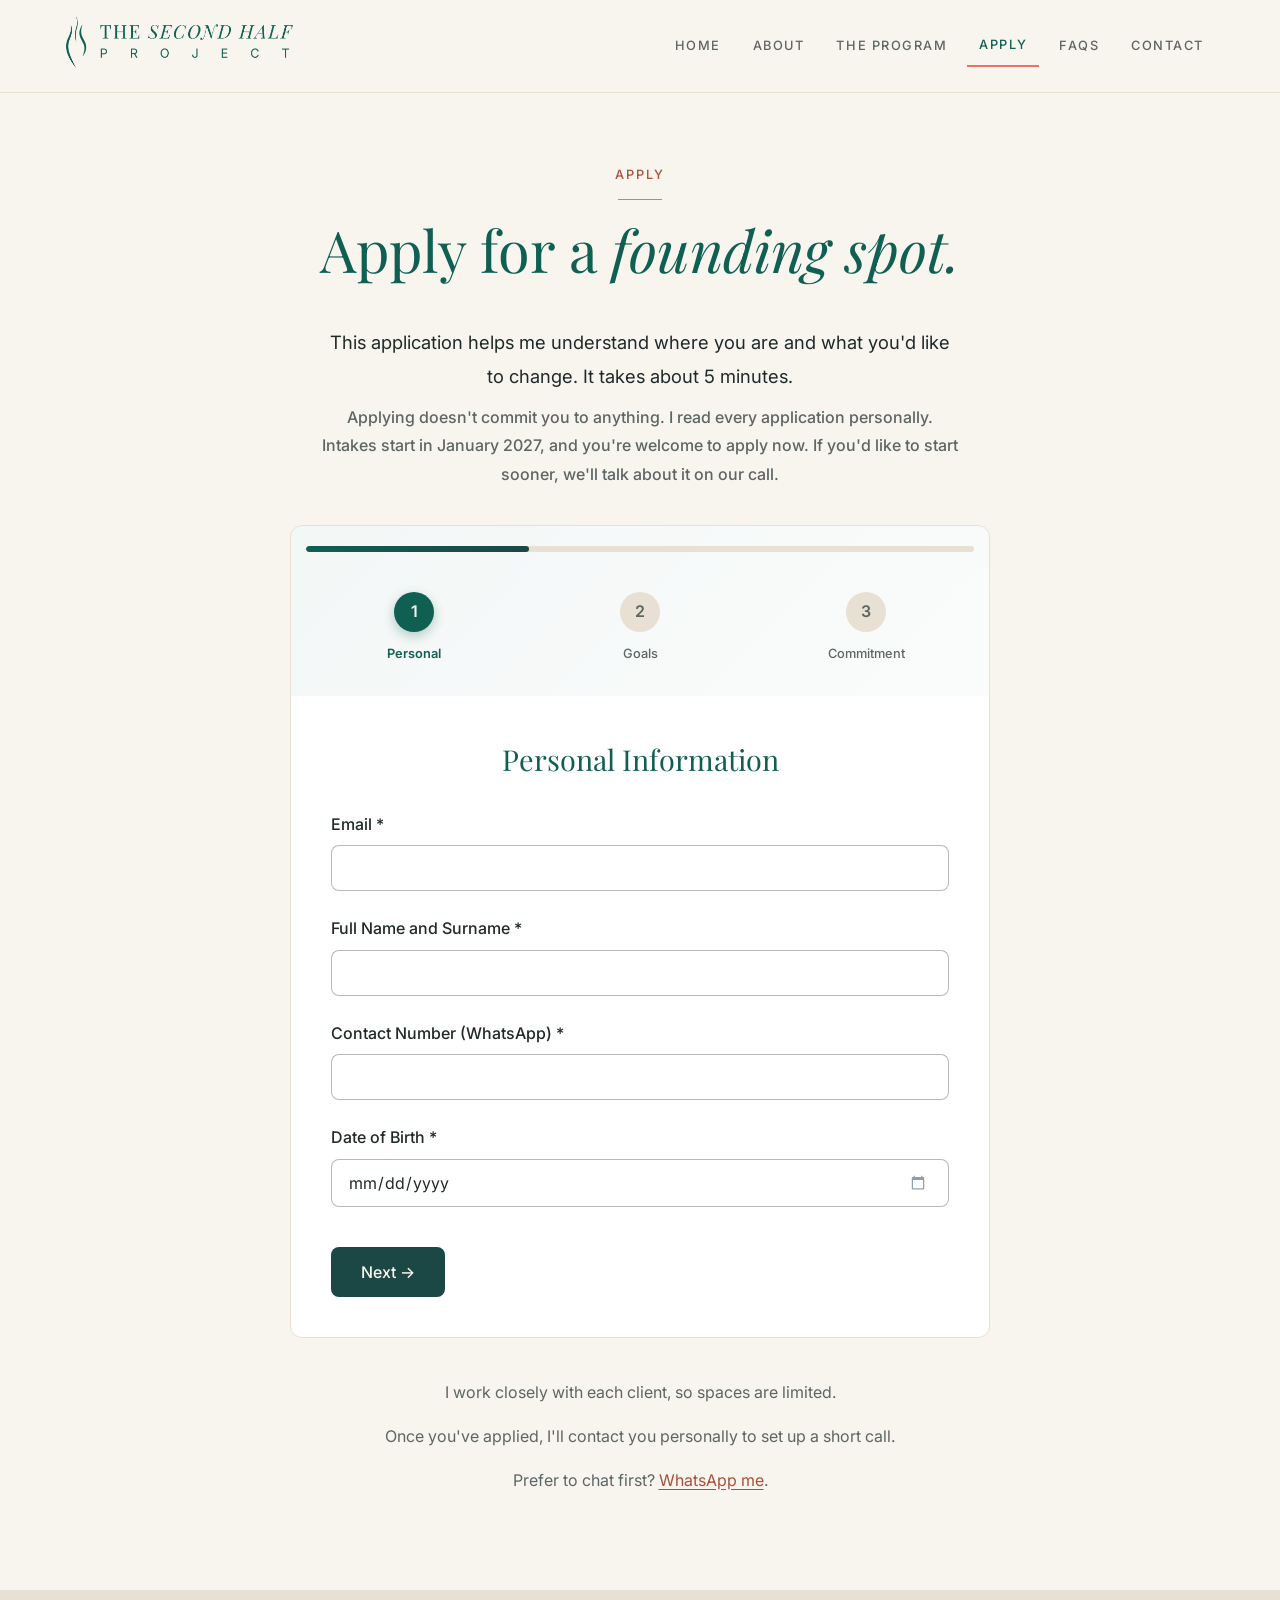
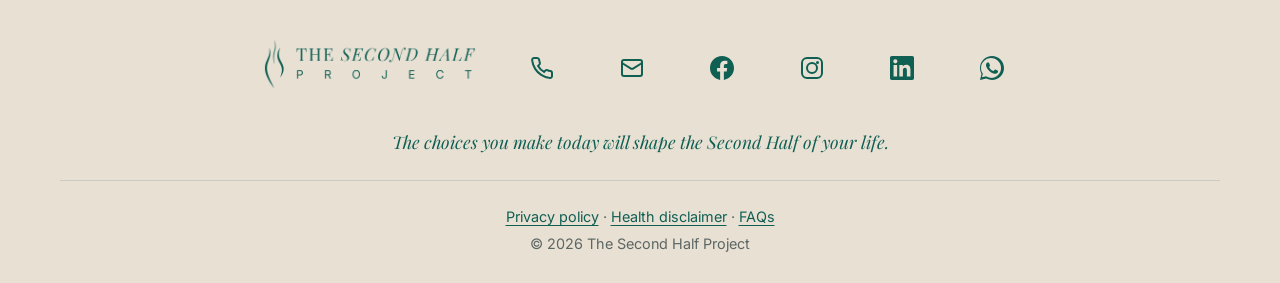
<file: apply.html>
<!DOCTYPE html>
<html lang="en">
<head>
    <meta charset="UTF-8">
    <meta name="viewport" content="width=device-width, initial-scale=1.0">
    <title>Apply | The Second Half Project</title>
    <meta name="description" content="Apply for a founding spot in the 8-week 1:1 coaching program. It takes about 5 minutes and doesn't commit you to anything.">
    <meta property="og:title" content="Apply | The Second Half Project">
    <meta property="og:description" content="Apply for a founding spot in the 8-week 1:1 coaching program.">
    <meta property="og:image" content="https://secondhalfproject.co.za/res/hero-berenice.jpg">
    <link rel="preload" href="style.css?v=6" as="style">
    <link rel="stylesheet" href="style.css?v=6">
    <link rel="icon" type="image/png" href="res/TSHP Logo Tab_circle.png">
    <style>.progress-steps{grid-template-columns:repeat(3,1fr)!important}</style>
</head>
<body>
    <!-- Navigation -->
    <nav class="navbar">
        <div class="nav-container">
            <div class="logo">
                <a href="index.html">
                    <img src="res/TSHP Logo.png" alt="Second Half Project Logo" width="150" height="150">
                </a>
            </div>
            <div class="nav-mobile-right">
                <span class="current-page" id="currentPage">Apply</span>
                <button class="hamburger" id="hamburger">
                    <span></span>
                    <span></span>
                    <span></span>
                </button>
            </div>
            <div class="nav-menu" id="navMenu">
                <a href="index.html" class="nav-link">Home</a>
                <a href="about.html" class="nav-link">About</a>
                <a href="program.html" class="nav-link">The Program</a>
                <a href="apply.html" class="nav-link active">Apply</a>
                <a href="faq.html" class="nav-link">FAQs</a>
                <a href="contact.html" class="nav-link">Contact</a>
            </div>
        </div>
    </nav>

    <!-- Apply Section -->
    <section class="apply-section">
        <div class="container">
            <p class="eyebrow centred-eyebrow">Apply</p>
            <h1 class="apply-title">Apply for a <em>founding spot.</em></h1>

            <div class="apply-content">
                <p class="apply-intro">This application helps me understand where you are and what you'd like to change. It takes about 5 minutes.</p>

                <p class="apply-tagline">Applying doesn't commit you to anything. I read every application personally. Intakes start in January 2027, and you're welcome to apply now. If you'd like to start sooner, we'll talk about it on our call.</p>

                <div class="form-container">
                    <!-- Progress Tracker -->
                    <div class="progress-tracker">
                        <div class="progress-bar-container">
                            <div class="progress-bar" id="progressBar"></div>
                        </div>
                        <div class="progress-steps">
                            <div class="step active" id="step-1" onclick="goToPage(1)">
                                <span class="step-number">1</span>
                                <span class="step-label">Personal</span>
                            </div>
                            <div class="step" id="step-2" onclick="goToPage(2)">
                                <span class="step-number">2</span>
                                <span class="step-label">Goals</span>
                            </div>
                            <div class="step" id="step-3" onclick="goToPage(3)">
                                <span class="step-number">3</span>
                                <span class="step-label">Commitment</span>
                            </div>
                        </div>
                    </div>

                    <!-- Multi-page Form -->
                    <form id="customForm" class="custom-form">
                        <!-- Page 1: Personal Information -->
                        <div class="form-page active" id="page-1">
                            <h2>Personal Information</h2>
                            <div class="form-group">
                                <label for="email">Email *</label>
                                <input type="email" id="email" name="email" required>
                            </div>
                            <div class="form-group">
                                <label for="fullName">Full Name and Surname *</label>
                                <input type="text" id="fullName" name="fullName" required>
                            </div>
                            <div class="form-group">
                                <label for="contactNumber">Contact Number (WhatsApp) *</label>
                                <input type="tel" id="contactNumber" name="contactNumber" required>
                            </div>
                            <div class="form-group">
                                <label for="dateOfBirth">Date of Birth *</label>
                                <input type="date" id="dateOfBirth" name="dateOfBirth" required>
                            </div>
                        </div>

                        <!-- Page 2: Goals -->
                        <div class="form-page" id="page-2">
                            <h2>Goals</h2>

                            <div class="form-group">
                                <label>What are your main health/body goals right now? *</label>
                                <div class="checkbox-group">
                                    <div class="checkbox-option">
                                        <input type="checkbox" id="loseWeight" name="goals" value="Lose weight">
                                        <label for="loseWeight">Lose weight</label>
                                    </div>
                                    <div class="checkbox-option">
                                        <input type="checkbox" id="bodyComposition" name="goals" value="Improve body composition">
                                        <label for="bodyComposition">Improve body composition</label>
                                    </div>
                                    <div class="checkbox-option">
                                        <input type="checkbox" id="energy" name="goals" value="Stabilize energy levels">
                                        <label for="energy">Stabilize energy levels</label>
                                    </div>
                                    <div class="checkbox-option">
                                        <input type="checkbox" id="inflammation" name="goals" value="Reduce inflammation">
                                        <label for="inflammation">Reduce inflammation</label>
                                    </div>
                                    <div class="checkbox-option">
                                        <input type="checkbox" id="mentalClarity" name="goals" value="Enhance mental clarity">
                                        <label for="mentalClarity">Enhance mental clarity</label>
                                    </div>
                                    <div class="checkbox-option">
                                        <input type="checkbox" id="cravings" name="goals" value="Reduce cravings">
                                        <label for="cravings">Reduce cravings</label>
                                    </div>
                                    <div class="checkbox-option">
                                        <input type="checkbox" id="overallHealth" name="goals" value="Improve overall health">
                                        <label for="overallHealth">Improve overall health</label>
                                    </div>
                                    <div class="checkbox-option">
                                        <input type="checkbox" id="goalsOther" name="goals" value="Other">
                                        <label for="goalsOther">Other</label>
                                    </div>
                                </div>
                            </div>

                            <div class="form-group">
                                <label for="challenges">What are the biggest health/body challenges you are currently facing? *</label>
                                <textarea id="challenges" name="challenges" rows="4" placeholder="Your answer..." required></textarea>
                            </div>
                        </div>

                        <!-- Page 3: Commitment -->
                        <div class="form-page" id="page-3">
                            <h2>Commitment</h2>

                            <div class="form-group">
                                <label for="whyChange">Why do you want to make this change now? *</label>
                                <textarea id="whyChange" name="whyChange" rows="4" placeholder="Your answer..." required></textarea>
                            </div>

                            <div class="form-group">
                                <label>Are you willing to make meaningful lifestyle changes to improve your health? *</label>
                                <div class="radio-group">
                                    <div class="radio-option">
                                        <input type="radio" id="willingYes" name="lifestyleChanges" value="Yes" required>
                                        <label for="willingYes">Yes</label>
                                    </div>
                                    <div class="radio-option">
                                        <input type="radio" id="willingMaybe" name="lifestyleChanges" value="I'm open to it but unsure" required>
                                        <label for="willingMaybe">I'm open to it but unsure</label>
                                    </div>
                                    <div class="radio-option">
                                        <input type="radio" id="willingNo" name="lifestyleChanges" value="Not really" required>
                                        <label for="willingNo">Not really</label>
                                    </div>
                                </div>
                            </div>

                            <div class="form-group">
                                <label for="threeMonths">If this program is successful, what would your life look like in 3 months? What would have changed? *</label>
                                <textarea id="threeMonths" name="threeMonths" rows="4" placeholder="Your answer..." required></textarea>
                            </div>

                            <div class="form-group">
                                <label>On a scale of 1-10, how ready are you to commit to lifestyle changes? *</label>
                                <div class="scale-group">
                                    <div class="scale-option">
                                        <input type="radio" id="scale1" name="readinessScale" value="1" required>
                                        <label for="scale1">1</label>
                                    </div>
                                    <div class="scale-option">
                                        <input type="radio" id="scale2" name="readinessScale" value="2" required>
                                        <label for="scale2">2</label>
                                    </div>
                                    <div class="scale-option">
                                        <input type="radio" id="scale3" name="readinessScale" value="3" required>
                                        <label for="scale3">3</label>
                                    </div>
                                    <div class="scale-option">
                                        <input type="radio" id="scale4" name="readinessScale" value="4" required>
                                        <label for="scale4">4</label>
                                    </div>
                                    <div class="scale-option">
                                        <input type="radio" id="scale5" name="readinessScale" value="5" required>
                                        <label for="scale5">5</label>
                                    </div>
                                    <div class="scale-option">
                                        <input type="radio" id="scale6" name="readinessScale" value="6" required>
                                        <label for="scale6">6</label>
                                    </div>
                                    <div class="scale-option">
                                        <input type="radio" id="scale7" name="readinessScale" value="7" required>
                                        <label for="scale7">7</label>
                                    </div>
                                    <div class="scale-option">
                                        <input type="radio" id="scale8" name="readinessScale" value="8" required>
                                        <label for="scale8">8</label>
                                    </div>
                                    <div class="scale-option">
                                        <input type="radio" id="scale9" name="readinessScale" value="9" required>
                                        <label for="scale9">9</label>
                                    </div>
                                    <div class="scale-option">
                                        <input type="radio" id="scale10" name="readinessScale" value="10" required>
                                        <label for="scale10">10</label>
                                    </div>
                                </div>
                            </div>

                            <div class="form-group">
                                <label for="anythingElse">Is there anything else you'd like to add or mention?</label>
                                <textarea id="anythingElse" name="anythingElse" rows="4" placeholder="Your answer..."></textarea>
                            </div>

                            <div class="form-group">
                                <label class="disclaimer-label"><strong>Health disclaimer</strong></label>
                                <p class="disclaimer-text">By submitting this application, I acknowledge that The Second Half Project is a health coaching service and does not replace medical advice, diagnosis, or treatment from a qualified healthcare professional. Any guidance provided is for educational and lifestyle-support purposes only. I understand that individual results may vary, that I am responsible for my own health choices, and that I should seek appropriate medical advice where needed. <a href="disclaimer.html" target="_blank" rel="noopener">Read the full health disclaimer</a>.</p>
                            </div>

                            <div class="form-group">
                                <label>Do you acknowledge and agree to the above disclaimer? *</label>
                                <div class="radio-group">
                                    <div class="radio-option">
                                        <input type="radio" id="disclaimerYes" name="disclaimer" value="Yes, I have read and understood the above disclaimer." required>
                                        <label for="disclaimerYes">Yes, I have read and understood the above disclaimer.</label>
                                    </div>
                                </div>
                            </div>

                            <div class="form-group">
                                <label class="disclaimer-label"><strong>Privacy consent</strong></label>
                                <p class="disclaimer-text">I consent to The Second Half Project (Berenice Bakkes) collecting and using the personal and health information in this application to assess whether the program is right for me and to contact me about it, as set out in the <a href="privacy.html" target="_blank" rel="noopener">privacy policy</a>. I can withdraw my consent at any time.</p>
                            </div>

                            <div class="form-group">
                                <label>Do you consent to the above? *</label>
                                <div class="radio-group">
                                    <div class="radio-option">
                                        <input type="radio" id="privacyYes" name="privacyConsent" value="Yes, I consent." required>
                                        <label for="privacyYes">Yes, I consent.</label>
                                    </div>
                                </div>
                            </div>
                        </div>

                        <!-- Navigation Buttons -->
                        <div class="form-navigation">
                            <button type="button" class="btn btn-secondary" id="prevBtn" onclick="previousPage()">← Previous</button>
                            <button type="button" class="btn btn-primary" id="nextBtn" onclick="nextPage()">Next →</button>
                            <button type="submit" class="btn btn-primary" id="submitBtn" style="display: none;">Submit application</button>
                        </div>
                    </form>

                    <!-- Hidden form to submit to Google Forms (Main Form) -->
                    <form id="googleFormSubmit" method="POST" action="https://docs.google.com/forms/d/e/1FAIpQLSdHhfg73LRpx8OR0kXLFtawCSfBRHEc7cBJQOLy2wjm5SmC0g/formResponse" style="display: none;">
                        <!-- Page 1 Fields -->
                        <input type="hidden" name="emailAddress" id="gf-email">
                        <input type="hidden" name="entry.569054967" id="gf-fullName">
                        <input type="hidden" name="entry.1390730019" id="gf-contactNumber">
                        <input type="hidden" name="entry.1091406177" id="gf-dateOfBirth">
                        <input type="hidden" name="entry.1081316312" id="gf-gender">

                        <!-- Page 2 Fields -->
                        <input type="hidden" name="entry.453925915" id="gf-goals">
                        <input type="hidden" name="entry.303490720" id="gf-challenges">

                        <!-- Page 3 Fields -->
                        <input type="hidden" name="entry.1778146938" id="gf-previousAttempts">
                        <input type="hidden" name="entry.1282701131" id="gf-triedBefore">
                        <input type="hidden" name="entry.1904904898" id="gf-diet">
                        <input type="hidden" name="entry.59218978" id="gf-medicalConditions">
                        <input type="hidden" name="entry.853010451" id="gf-medicalSpecify">
                        <input type="hidden" name="entry.2117106748" id="gf-prescriptionMeds">
                        <input type="hidden" name="entry.140953979" id="gf-medRxSpecify">
                        <input type="hidden" name="entry.897309947" id="gf-supplements">
                        <input type="hidden" name="entry.793487963" id="gf-supplementsList">
                        <input type="hidden" name="entry.1282300603" id="gf-allergies">
                        <input type="hidden" name="entry.1184648343" id="gf-allergySpecify">
                        <input type="hidden" name="entry.412990079" id="gf-bloodwork">
                        <input type="hidden" name="entry.441328348" id="gf-healthRating">
                        <input type="hidden" name="entry.263517772" id="gf-currentWeight">
                        <input type="hidden" name="entry.1896424265" id="gf-height">

                        <!-- Page 4 Fields -->
                        <input type="hidden" name="entry.875607148" id="gf-whyChange">
                        <input type="hidden" name="entry.1113720368" id="gf-lifestyleChanges">
                        <input type="hidden" name="entry.1540798030" id="gf-threeMonths">
                        <input type="hidden" name="entry.1758599209" id="gf-readinessScale">
                        <input type="hidden" name="entry.1371058970" id="gf-anythingElse">
                        <input type="hidden" name="entry.285206051" id="gf-disclaimer">
                    </form>

                    <!-- Backup hidden form to submit to Google Forms (Email, Name & Contact Number) -->
                    <form id="googleFormBackupSubmit" method="POST" action="https://docs.google.com/forms/d/e/1FAIpQLSdDaaJMHSHnGsIMFzrlc4si2QFuGraIBZsXkHKgThe21sb9Kg/formResponse" style="display: none;">
                        <input type="hidden" name="entry.1783116103" id="bf-email">
                        <input type="hidden" name="entry.1844385860" id="bf-fullName">
                        <input type="hidden" name="entry.1956881663" id="bf-contactNumber">
                    </form>
                </div>

                <div class="apply-info">
                    <p>I work closely with each client, so spaces are limited.</p>

                    <p>Once you've applied, I'll contact you personally to set up a short call.</p>

                    <p>Prefer to chat first? <a href="https://wa.me/27679783522?text=Hi%20Berenice%2C%20I%27d%20like%20to%20know%20more%20about%20the%208-week%20program." target="_blank" rel="noopener">WhatsApp me</a>.</p>
                </div>
            </div>
        </div>
    </section>

    <!-- Footer -->
    <footer class="footer">
        <div class="container">
            <div class="footer-content">
                <div class="footer-logo">
                    <a href="index.html">
                        <img src="res/TSHP Logo.png" alt="The Second Half Project" width="900" height="218">
                    </a>
                </div>
                <a href="tel:+27679783522" class="footer-icon-link" title="Call" aria-label="Call">
                    <svg class="footer-icon" viewBox="0 0 24 24" fill="none" stroke="currentColor" stroke-width="2">
                        <path d="M22 16.92v3a2 2 0 0 1-2.18 2 19.79 19.79 0 0 1-8.63-3.07 19.5 19.5 0 0 1-6-6 19.79 19.79 0 0 1-3.07-8.67A2 2 0 0 1 4.11 2h3a2 2 0 0 1 2 1.72 12.84 12.84 0 0 0 .7 2.81 2 2 0 0 1-.45 2.11L8.09 9.91a16 16 0 0 0 6 6l1.27-1.27a2 2 0 0 1 2.11-.45 12.84 12.84 0 0 0 2.81.7A2 2 0 0 1 22 16.92z"></path>
                    </svg>
                </a>
                <a href="mailto:info@secondhalfproject.co.za" class="footer-icon-link" title="Email" aria-label="Email">
                    <svg class="footer-icon" viewBox="0 0 24 24" fill="none" stroke="currentColor" stroke-width="2">
                        <rect x="2" y="4" width="20" height="16" rx="2"></rect>
                        <path d="m22 7-8.97 5.7a1.94 1.94 0 0 1-2.06 0L2 7"></path>
                    </svg>
                </a>
                <a href="https://facebook.com/secondhalfproject" class="footer-icon-link" title="Facebook" aria-label="Facebook" target="_blank" rel="noopener">
                    <svg class="footer-icon" viewBox="0 0 24 24" fill="currentColor">
                        <path d="M24 12.073c0-6.627-5.373-12-12-12s-12 5.373-12 12c0 5.99 4.388 10.954 10.125 11.854v-8.385H7.078v-3.47h3.047V9.43c0-3.007 1.792-4.669 4.533-4.669 1.312 0 2.686.235 2.686.235v2.953H15.83c-1.491 0-1.956.925-1.956 1.874v2.25h3.328l-.532 3.47h-2.796v8.385C19.612 23.027 24 18.062 24 12.073z"></path>
                    </svg>
                </a>
                <a href="https://www.instagram.com/the_secondhalf_project" class="footer-icon-link" title="Instagram" aria-label="Instagram" target="_blank" rel="noopener">
                    <svg class="footer-icon" viewBox="0 0 24 24" fill="currentColor">
                        <rect x="2" y="2" width="20" height="20" rx="5" ry="5" fill="none" stroke="currentColor" stroke-width="2"></rect>
                        <path d="M12 7a5 5 0 1 0 0 10 5 5 0 0 0 0-10z" fill="none" stroke="currentColor" stroke-width="2"></path>
                        <circle cx="17.5" cy="6.5" r="1.5" fill="currentColor"></circle>
                    </svg>
                </a>
                <a href="https://www.linkedin.com/in/berenicebakkes" class="footer-icon-link" title="LinkedIn" aria-label="LinkedIn" target="_blank" rel="noopener">
                    <svg class="footer-icon" viewBox="0 0 24 24" fill="currentColor">
                        <path d="M20.45 20.45h-3.56v-5.57c0-1.33-.02-3.04-1.85-3.04-1.85 0-2.14 1.45-2.14 2.94v5.67H9.35V9h3.41v1.56h.05c.48-.9 1.64-1.85 3.37-1.85 3.6 0 4.27 2.37 4.27 5.46v6.28zM5.34 7.43a2.06 2.06 0 1 1 0-4.13 2.06 2.06 0 0 1 0 4.13zM7.12 20.45H3.56V9h3.56v11.45zM22.22 0H1.77C.79 0 0 .77 0 1.73v20.54C0 23.23.79 24 1.77 24h20.45c.98 0 1.78-.77 1.78-1.73V1.73C24 .77 23.2 0 22.22 0z"></path>
                    </svg>
                </a>
                <a href="https://wa.me/27679783522" class="footer-icon-link" title="WhatsApp" aria-label="WhatsApp" target="_blank" rel="noopener">
                    <svg class="footer-icon" viewBox="0 0 24 24" fill="currentColor">
                        <path d="M12 0C5.373 0 0 5.373 0 12c0 2.148.549 4.177 1.518 5.928L0 24l6.304-1.465A11.97 11.97 0 0 0 12 24c6.627 0 12-5.373 12-12S18.627 0 12 0zm0 21.96c-1.969 0-3.897-.489-5.565-1.427l-.399-.235-4.141.964.984-3.585-.245-.391C1.466 15.883 1.04 14.012 1.04 12c0-5.523 4.477-10 10-10s10 4.477 10 10-4.477 10-10 10zm5.441-7.504c-.295-.147-1.745-.862-2.016-.96-.27-.099-.468-.147-.667.147-.198.294-.768.96-.941 1.159-.173.199-.347.223-.644.075-.296-.148-1.254-.462-2.389-1.475-.883-.788-1.48-1.76-1.653-2.059-.173-.297-.018-.458.13-.606.134-.133.298-.347.446-.52.148-.174.198-.298.298-.496.099-.198.049-.371-.025-.52-.075-.148-.667-1.611-.916-2.206-.242-.579-.487-.5-.667-.51-.173-.008-.371-.01-.569-.01-.198 0-.52.074-.792.372-.271.297-1.04 1.016-1.04 2.479 0 1.462 1.065 2.875 1.213 3.074.148.198 2.095 3.2 5.076 4.487.709.306 1.262.489 1.694.625.712.227 1.36.195 1.871.118.571-.085 1.758-.719 2.006-1.413.248-.694.248-1.289.173-1.413-.074-.124-.272-.198-.569-.347z"></path>
                    </svg>
                </a>
            </div>

            <p class="footer-line"><em>The choices you make today will shape the Second Half of your life.</em></p>
            <div class="footer-bottom">
                <p class="footer-legal"><a href="privacy.html">Privacy policy</a> · <a href="disclaimer.html">Health disclaimer</a> · <a href="faq.html">FAQs</a></p>
                <p>&copy; 2026 The Second Half Project</p>
            </div>
        </div>
    </footer>
    <script src="script.js?v=3" defer></script>
</body>
</html>
</file>
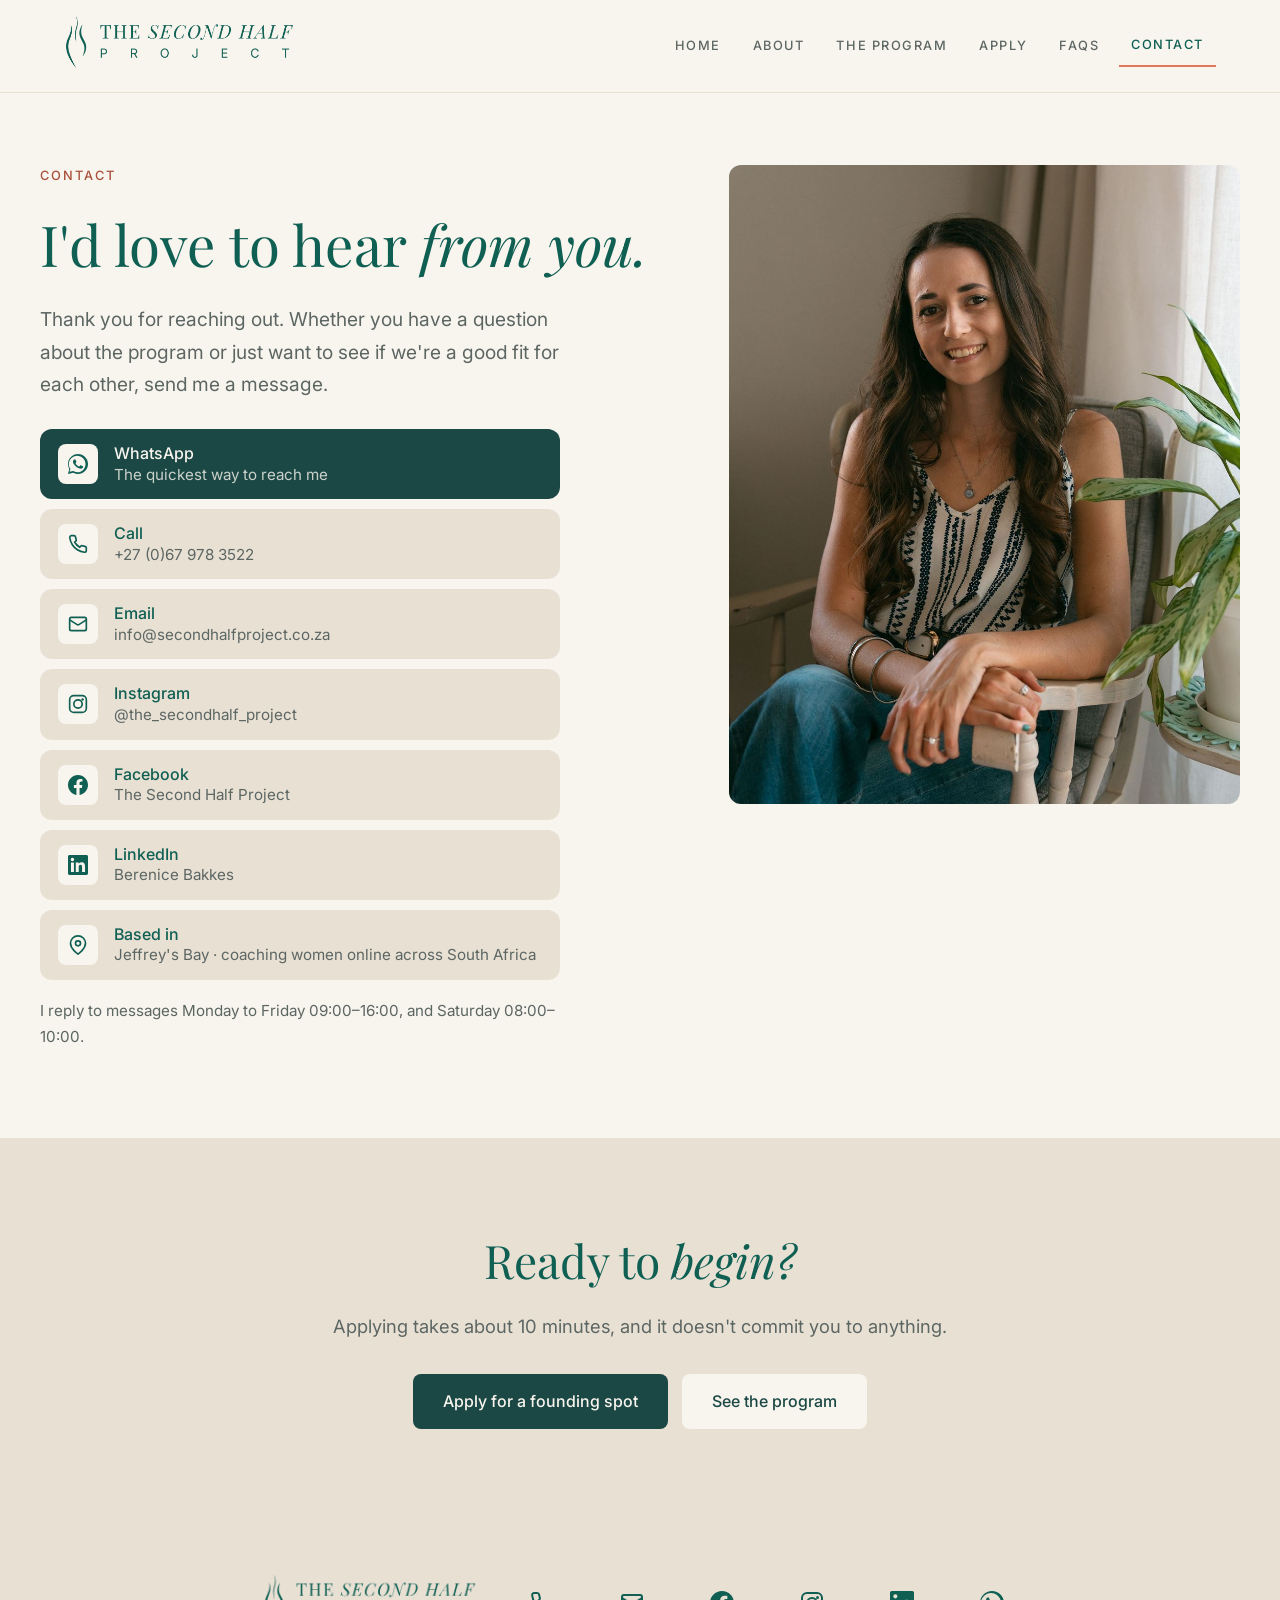
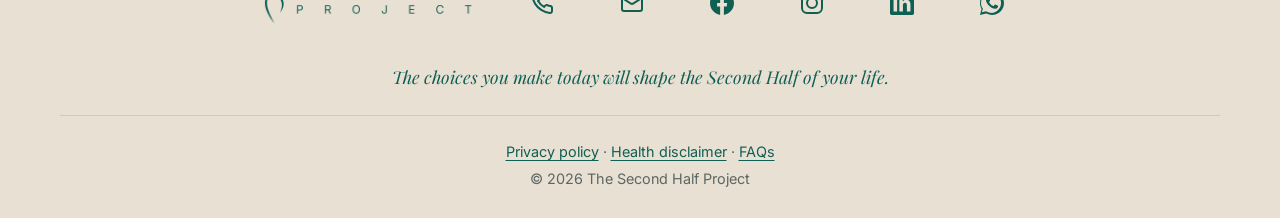
<file: contact.html>
<!DOCTYPE html>
<html lang="en">
<head>
    <meta charset="UTF-8">
    <meta name="viewport" content="width=device-width, initial-scale=1.0">
    <title>Contact | The Second Half Project</title>
    <meta name="description" content="Get in touch with Berenice about the 8-week 1:1 coaching program. WhatsApp is the quickest way to reach me.">
    <meta property="og:type" content="website">
    <meta property="og:site_name" content="The Second Half Project">
    <meta property="og:title" content="Contact | The Second Half Project">
    <meta property="og:description" content="Get in touch with Berenice about the 8-week 1:1 coaching program. WhatsApp is the quickest way to reach me.">
    <meta property="og:image" content="https://secondhalfproject.co.za/res/contact-berenice.jpg">
    <meta property="og:url" content="https://secondhalfproject.co.za/contact.html">
    <link rel="preload" href="style.css?v=6" as="style">
    <link rel="stylesheet" href="style.css?v=6">
    <link rel="icon" type="image/png" href="res/TSHP Logo Tab_circle.png">
</head>
<body>
    <!-- Navigation -->
    <nav class="navbar">
        <div class="nav-container">
            <div class="logo">
                <a href="index.html">
                    <img src="res/TSHP Logo.png" alt="Second Half Project Logo" width="150" height="150">
                </a>
            </div>
            <div class="nav-mobile-right">
                <span class="current-page" id="currentPage">Contact</span>
                <button class="hamburger" id="hamburger">
                    <span></span>
                    <span></span>
                    <span></span>
                </button>
            </div>
            <div class="nav-menu" id="navMenu">
                <a href="index.html" class="nav-link">Home</a>
                <a href="about.html" class="nav-link">About</a>
                <a href="program.html" class="nav-link">The Program</a>
                <a href="apply.html" class="nav-link">Apply</a>
                <a href="faq.html" class="nav-link">FAQs</a>
                <a href="contact.html" class="nav-link active">Contact</a>
            </div>
        </div>
    </nav>

    <!-- Contact -->
    <section class="hero contact-hero">
        <div class="hero-inner">
            <div class="hero-content">
                <p class="hero-eyebrow">Contact</p>
                <h1>I'd love to hear <em>from you.</em></h1>
                <p>Thank you for reaching out. Whether you have a question about the program or just want to see if we're a good fit for each other, send me a message.</p>
                <div class="contact-list">
                    <a href="https://wa.me/27679783522?text=Hi%20Berenice%2C%20I%27d%20like%20to%20know%20more%20about%20the%208-week%20program." class="contact-row primary" target="_blank" rel="noopener">
                        <span class="contact-row-icon"><svg class="contact-icon" viewBox="0 0 24 24" fill="currentColor"> <path d="M12 0C5.373 0 0 5.373 0 12c0 2.148.549 4.177 1.518 5.928L0 24l6.304-1.465A11.97 11.97 0 0 0 12 24c6.627 0 12-5.373 12-12S18.627 0 12 0zm0 21.96c-1.969 0-3.897-.489-5.565-1.427l-.399-.235-4.141.964.984-3.585-.245-.391C1.466 15.883 1.04 14.012 1.04 12c0-5.523 4.477-10 10-10s10 4.477 10 10-4.477 10-10 10zm5.441-7.504c-.295-.147-1.745-.862-2.016-.96-.27-.099-.468-.147-.667.147-.198.294-.768.96-.941 1.159-.173.199-.347.223-.644.075-.296-.148-1.254-.462-2.389-1.475-.883-.788-1.48-1.76-1.653-2.059-.173-.297-.018-.458.13-.606.134-.133.298-.347.446-.52.148-.174.198-.298.298-.496.099-.198.049-.371-.025-.52-.075-.148-.667-1.611-.916-2.206-.242-.579-.487-.5-.667-.51-.173-.008-.371-.01-.569-.01-.198 0-.52.074-.792.372-.271.297-1.04 1.016-1.04 2.479 0 1.462 1.065 2.875 1.213 3.074.148.198 2.095 3.2 5.076 4.487.709.306 1.262.489 1.694.625.712.227 1.36.195 1.871.118.571-.085 1.758-.719 2.006-1.413.248-.694.248-1.289.173-1.413-.074-.124-.272-.198-.569-.347z"></path> </svg></span>
                        <span class="contact-row-text"><strong>WhatsApp</strong><span>The quickest way to reach me</span></span>
                    </a>
                    <a href="tel:+27679783522" class="contact-row">
                        <span class="contact-row-icon"><svg class="contact-icon" viewBox="0 0 24 24" fill="none" stroke="currentColor" stroke-width="2"> <path d="M22 16.92v3a2 2 0 0 1-2.18 2 19.79 19.79 0 0 1-8.63-3.07 19.5 19.5 0 0 1-6-6 19.79 19.79 0 0 1-3.07-8.67A2 2 0 0 1 4.11 2h3a2 2 0 0 1 2 1.72 12.84 12.84 0 0 0 .7 2.81 2 2 0 0 1-.45 2.11L8.09 9.91a16 16 0 0 0 6 6l1.27-1.27a2 2 0 0 1 2.11-.45 12.84 12.84 0 0 0 2.81.7A2 2 0 0 1 22 16.92z"></path> </svg></span>
                        <span class="contact-row-text"><strong>Call</strong><span>+27 (0)67 978 3522</span></span>
                    </a>
                    <a href="mailto:info@secondhalfproject.co.za" class="contact-row">
                        <span class="contact-row-icon"><svg class="contact-icon" viewBox="0 0 24 24" fill="none" stroke="currentColor" stroke-width="2"> <rect x="2" y="4" width="20" height="16" rx="2"></rect> <path d="m22 7-8.97 5.7a1.94 1.94 0 0 1-2.06 0L2 7"></path> </svg></span>
                        <span class="contact-row-text"><strong>Email</strong><span>info@secondhalfproject.co.za</span></span>
                    </a>
                    <a href="https://www.instagram.com/the_secondhalf_project" class="contact-row" target="_blank" rel="noopener">
                        <span class="contact-row-icon"><svg class="contact-icon" viewBox="0 0 24 24" fill="currentColor"> <rect x="2" y="2" width="20" height="20" rx="5" ry="5" fill="none" stroke="currentColor" stroke-width="2"></rect> <path d="M12 7a5 5 0 1 0 0 10 5 5 0 0 0 0-10z" fill="none" stroke="currentColor" stroke-width="2"></path> <circle cx="17.5" cy="6.5" r="1.5" fill="currentColor"></circle> </svg></span>
                        <span class="contact-row-text"><strong>Instagram</strong><span>@the_secondhalf_project</span></span>
                    </a>
                    <a href="https://facebook.com/secondhalfproject" class="contact-row" target="_blank" rel="noopener">
                        <span class="contact-row-icon"><svg class="contact-icon" viewBox="0 0 24 24" fill="currentColor"> <path d="M24 12.073c0-6.627-5.373-12-12-12s-12 5.373-12 12c0 5.99 4.388 10.954 10.125 11.854v-8.385H7.078v-3.47h3.047V9.43c0-3.007 1.792-4.669 4.533-4.669 1.312 0 2.686.235 2.686.235v2.953H15.83c-1.491 0-1.956.925-1.956 1.874v2.25h3.328l-.532 3.47h-2.796v8.385C19.612 23.027 24 18.062 24 12.073z"></path> </svg></span>
                        <span class="contact-row-text"><strong>Facebook</strong><span>The Second Half Project</span></span>
                    </a>
                    <a href="https://www.linkedin.com/in/berenicebakkes" class="contact-row" target="_blank" rel="noopener">
                        <span class="contact-row-icon"><svg class="contact-icon" viewBox="0 0 24 24" fill="currentColor"> <path d="M20.45 20.45h-3.56v-5.57c0-1.33-.02-3.04-1.85-3.04-1.85 0-2.14 1.45-2.14 2.94v5.67H9.35V9h3.41v1.56h.05c.48-.9 1.64-1.85 3.37-1.85 3.6 0 4.27 2.37 4.27 5.46v6.28zM5.34 7.43a2.06 2.06 0 1 1 0-4.13 2.06 2.06 0 0 1 0 4.13zM7.12 20.45H3.56V9h3.56v11.45zM22.22 0H1.77C.79 0 0 .77 0 1.73v20.54C0 23.23.79 24 1.77 24h20.45c.98 0 1.78-.77 1.78-1.73V1.73C24 .77 23.2 0 22.22 0z"></path> </svg></span>
                        <span class="contact-row-text"><strong>LinkedIn</strong><span>Berenice Bakkes</span></span>
                    </a>
                    <div class="contact-row">
                        <span class="contact-row-icon"><svg class="contact-icon" viewBox="0 0 24 24" fill="none" stroke="currentColor" stroke-width="2"> <path d="M21 10c0 7-9 13-9 13s-9-6-9-13a9 9 0 0 1 18 0z"></path> <circle cx="12" cy="10" r="3"></circle> </svg></span>
                        <span class="contact-row-text"><strong>Based in</strong><span>Jeffrey's Bay · coaching women online across South Africa</span></span>
                    </div>
                </div>
                <p class="contact-hours">I reply to messages Monday to Friday 09:00–16:00, and Saturday 08:00–10:00.</p>
            </div>
            <div class="hero-image">
                <img src="res/contact-berenice.jpg" alt="Berenice smiling in an armchair at home" width="1000" height="1500" fetchpriority="high">
            </div>
        </div>
    </section>

    <!-- Closing -->
    <section class="home-section home-sand home-closing">
        <div class="home-inner narrow">
            <h2>Ready to <em>begin?</em></h2>
            <p class="lead">Applying takes about 10 minutes, and it doesn't commit you to anything.</p>
            <div class="hero-buttons centred">
                <a href="apply.html" class="btn btn-primary">Apply for a founding spot</a>
                <a href="program.html" class="btn btn-light">See the program</a>
            </div>
        </div>
    </section>

    <!-- Footer -->
    <footer class="footer">
        <div class="container">
            <div class="footer-content">
                <div class="footer-logo">
                    <a href="index.html">
                        <img src="res/TSHP Logo.png" alt="The Second Half Project" width="900" height="218">
                    </a>
                </div>
                <a href="tel:+27679783522" class="footer-icon-link" title="Call" aria-label="Call">
                    <svg class="footer-icon" viewBox="0 0 24 24" fill="none" stroke="currentColor" stroke-width="2">
                        <path d="M22 16.92v3a2 2 0 0 1-2.18 2 19.79 19.79 0 0 1-8.63-3.07 19.5 19.5 0 0 1-6-6 19.79 19.79 0 0 1-3.07-8.67A2 2 0 0 1 4.11 2h3a2 2 0 0 1 2 1.72 12.84 12.84 0 0 0 .7 2.81 2 2 0 0 1-.45 2.11L8.09 9.91a16 16 0 0 0 6 6l1.27-1.27a2 2 0 0 1 2.11-.45 12.84 12.84 0 0 0 2.81.7A2 2 0 0 1 22 16.92z"></path>
                    </svg>
                </a>
                <a href="mailto:info@secondhalfproject.co.za" class="footer-icon-link" title="Email" aria-label="Email">
                    <svg class="footer-icon" viewBox="0 0 24 24" fill="none" stroke="currentColor" stroke-width="2">
                        <rect x="2" y="4" width="20" height="16" rx="2"></rect>
                        <path d="m22 7-8.97 5.7a1.94 1.94 0 0 1-2.06 0L2 7"></path>
                    </svg>
                </a>
                <a href="https://facebook.com/secondhalfproject" class="footer-icon-link" title="Facebook" aria-label="Facebook" target="_blank" rel="noopener">
                    <svg class="footer-icon" viewBox="0 0 24 24" fill="currentColor">
                        <path d="M24 12.073c0-6.627-5.373-12-12-12s-12 5.373-12 12c0 5.99 4.388 10.954 10.125 11.854v-8.385H7.078v-3.47h3.047V9.43c0-3.007 1.792-4.669 4.533-4.669 1.312 0 2.686.235 2.686.235v2.953H15.83c-1.491 0-1.956.925-1.956 1.874v2.25h3.328l-.532 3.47h-2.796v8.385C19.612 23.027 24 18.062 24 12.073z"></path>
                    </svg>
                </a>
                <a href="https://www.instagram.com/the_secondhalf_project" class="footer-icon-link" title="Instagram" aria-label="Instagram" target="_blank" rel="noopener">
                    <svg class="footer-icon" viewBox="0 0 24 24" fill="currentColor">
                        <rect x="2" y="2" width="20" height="20" rx="5" ry="5" fill="none" stroke="currentColor" stroke-width="2"></rect>
                        <path d="M12 7a5 5 0 1 0 0 10 5 5 0 0 0 0-10z" fill="none" stroke="currentColor" stroke-width="2"></path>
                        <circle cx="17.5" cy="6.5" r="1.5" fill="currentColor"></circle>
                    </svg>
                </a>
                <a href="https://www.linkedin.com/in/berenicebakkes" class="footer-icon-link" title="LinkedIn" aria-label="LinkedIn" target="_blank" rel="noopener">
                    <svg class="footer-icon" viewBox="0 0 24 24" fill="currentColor">
                        <path d="M20.45 20.45h-3.56v-5.57c0-1.33-.02-3.04-1.85-3.04-1.85 0-2.14 1.45-2.14 2.94v5.67H9.35V9h3.41v1.56h.05c.48-.9 1.64-1.85 3.37-1.85 3.6 0 4.27 2.37 4.27 5.46v6.28zM5.34 7.43a2.06 2.06 0 1 1 0-4.13 2.06 2.06 0 0 1 0 4.13zM7.12 20.45H3.56V9h3.56v11.45zM22.22 0H1.77C.79 0 0 .77 0 1.73v20.54C0 23.23.79 24 1.77 24h20.45c.98 0 1.78-.77 1.78-1.73V1.73C24 .77 23.2 0 22.22 0z"></path>
                    </svg>
                </a>
                <a href="https://wa.me/27679783522" class="footer-icon-link" title="WhatsApp" aria-label="WhatsApp" target="_blank" rel="noopener">
                    <svg class="footer-icon" viewBox="0 0 24 24" fill="currentColor">
                        <path d="M12 0C5.373 0 0 5.373 0 12c0 2.148.549 4.177 1.518 5.928L0 24l6.304-1.465A11.97 11.97 0 0 0 12 24c6.627 0 12-5.373 12-12S18.627 0 12 0zm0 21.96c-1.969 0-3.897-.489-5.565-1.427l-.399-.235-4.141.964.984-3.585-.245-.391C1.466 15.883 1.04 14.012 1.04 12c0-5.523 4.477-10 10-10s10 4.477 10 10-4.477 10-10 10zm5.441-7.504c-.295-.147-1.745-.862-2.016-.96-.27-.099-.468-.147-.667.147-.198.294-.768.96-.941 1.159-.173.199-.347.223-.644.075-.296-.148-1.254-.462-2.389-1.475-.883-.788-1.48-1.76-1.653-2.059-.173-.297-.018-.458.13-.606.134-.133.298-.347.446-.52.148-.174.198-.298.298-.496.099-.198.049-.371-.025-.52-.075-.148-.667-1.611-.916-2.206-.242-.579-.487-.5-.667-.51-.173-.008-.371-.01-.569-.01-.198 0-.52.074-.792.372-.271.297-1.04 1.016-1.04 2.479 0 1.462 1.065 2.875 1.213 3.074.148.198 2.095 3.2 5.076 4.487.709.306 1.262.489 1.694.625.712.227 1.36.195 1.871.118.571-.085 1.758-.719 2.006-1.413.248-.694.248-1.289.173-1.413-.074-.124-.272-.198-.569-.347z"></path>
                    </svg>
                </a>
            </div>

            <p class="footer-line"><em>The choices you make today will shape the Second Half of your life.</em></p>
            <div class="footer-bottom">
                <p class="footer-legal"><a href="privacy.html">Privacy policy</a> · <a href="disclaimer.html">Health disclaimer</a> · <a href="faq.html">FAQs</a></p>
                <p>&copy; 2026 The Second Half Project</p>
            </div>
        </div>
    </footer>
    <script src="script.js?v=3" defer></script>
</body>
</html>
</file>
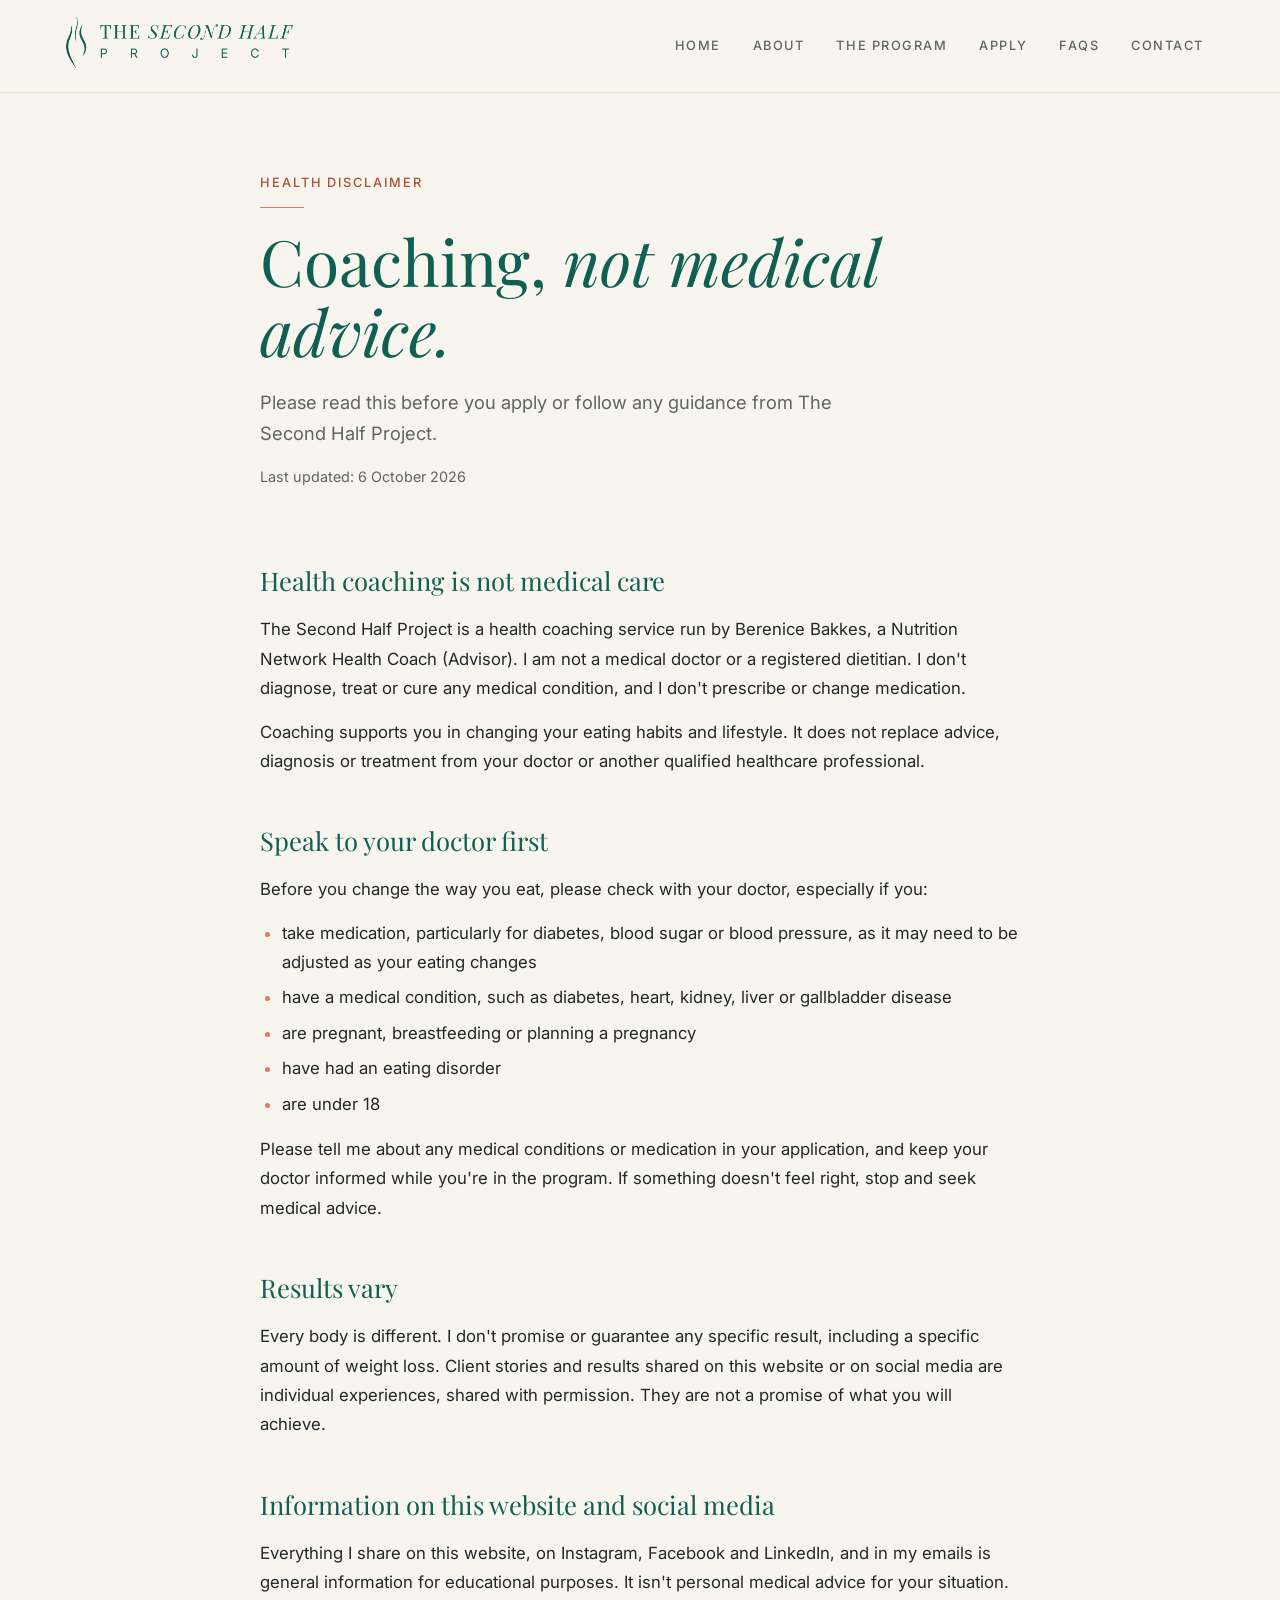
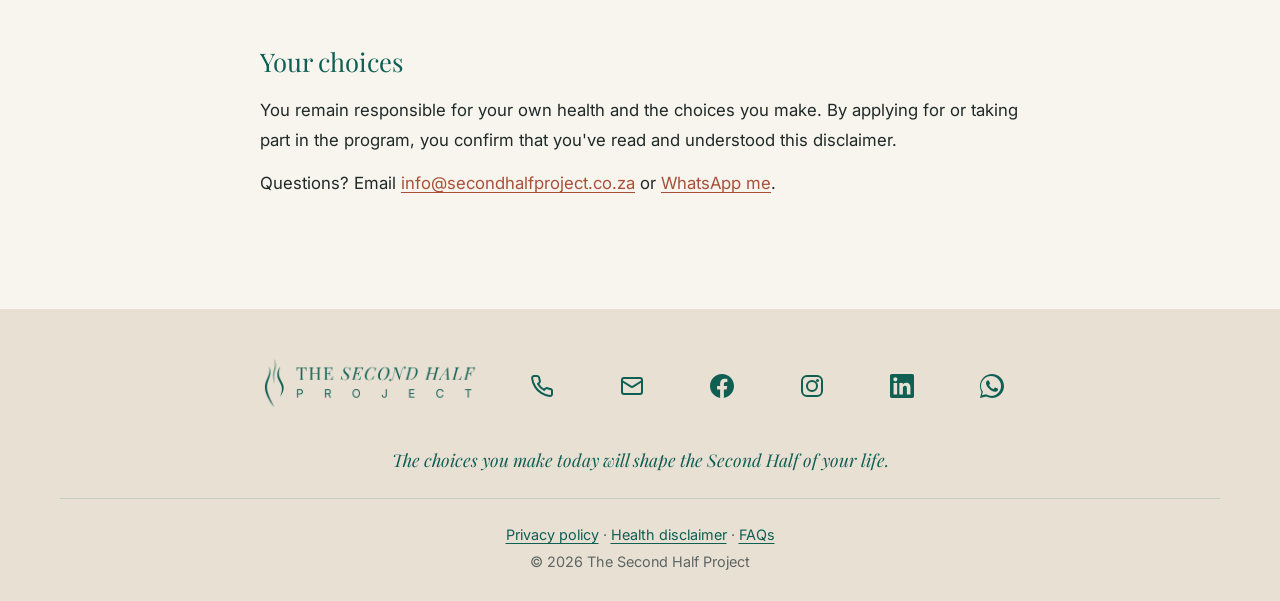
<file: disclaimer.html>
<!DOCTYPE html>
<html lang="en">
<head>
    <meta charset="UTF-8">
    <meta name="viewport" content="width=device-width, initial-scale=1.0">
    <title>Health disclaimer | The Second Half Project</title>
    <meta name="description" content="The Second Half Project offers health coaching, not medical advice. Please read this before you apply.">
    <meta property="og:title" content="Health disclaimer | The Second Half Project">
    <meta property="og:description" content="The Second Half Project offers health coaching, not medical advice. Please read this before you apply.">
    <meta property="og:url" content="https://secondhalfproject.co.za/disclaimer.html">
    <link rel="preload" href="style.css?v=6" as="style">
    <link rel="stylesheet" href="style.css?v=6">
    <link rel="icon" type="image/png" href="res/TSHP Logo Tab_circle.png">
</head>
<body>
    <!-- Navigation -->
    <nav class="navbar">
        <div class="nav-container">
            <div class="logo">
                <a href="index.html">
                    <img src="res/TSHP Logo.png" alt="Second Half Project Logo" width="150" height="150">
                </a>
            </div>
            <div class="nav-mobile-right">
                <span class="current-page" id="currentPage">Legal</span>
                <button class="hamburger" id="hamburger">
                    <span></span>
                    <span></span>
                    <span></span>
                </button>
            </div>
            <div class="nav-menu" id="navMenu">
                <a href="index.html" class="nav-link">Home</a>
                <a href="about.html" class="nav-link">About</a>
                <a href="program.html" class="nav-link">The Program</a>
                <a href="apply.html" class="nav-link">Apply</a>
                <a href="faq.html" class="nav-link">FAQs</a>
                <a href="contact.html" class="nav-link">Contact</a>
            </div>
        </div>
    </nav>

    <!-- Page header -->
    <section class="page-head legal-head">
        <div class="home-inner">
            <p class="eyebrow">Health disclaimer</p>
            <h1>Coaching, <em>not medical advice.</em></h1>
            <p class="lead">Please read this before you apply or follow any guidance from The Second Half Project.</p>
            <p class="legal-date">Last updated: 6 October 2026</p>
        </div>
    </section>

    <section class="legal-section">
        <div class="home-inner legal-text">
            <h2>Health coaching is not medical care</h2>
            <p>The Second Half Project is a health coaching service run by Berenice Bakkes, a Nutrition Network Health Coach (Advisor). I am not a medical doctor or a registered dietitian. I don't diagnose, treat or cure any medical condition, and I don't prescribe or change medication.</p>
            <p>Coaching supports you in changing your eating habits and lifestyle. It does not replace advice, diagnosis or treatment from your doctor or another qualified healthcare professional.</p>

            <h2>Speak to your doctor first</h2>
            <p>Before you change the way you eat, please check with your doctor, especially if you:</p>
            <ul>
                <li>take medication, particularly for diabetes, blood sugar or blood pressure, as it may need to be adjusted as your eating changes</li>
                <li>have a medical condition, such as diabetes, heart, kidney, liver or gallbladder disease</li>
                <li>are pregnant, breastfeeding or planning a pregnancy</li>
                <li>have had an eating disorder</li>
                <li>are under 18</li>
            </ul>
            <p>Please tell me about any medical conditions or medication in your application, and keep your doctor informed while you're in the program. If something doesn't feel right, stop and seek medical advice.</p>

            <h2>Results vary</h2>
            <p>Every body is different. I don't promise or guarantee any specific result, including a specific amount of weight loss. Client stories and results shared on this website or on social media are individual experiences, shared with permission. They are not a promise of what you will achieve.</p>

            <h2>Information on this website and social media</h2>
            <p>Everything I share on this website, on Instagram, Facebook and LinkedIn, and in my emails is general information for educational purposes. It isn't personal medical advice for your situation.</p>

            <h2>Your choices</h2>
            <p>You remain responsible for your own health and the choices you make. By applying for or taking part in the program, you confirm that you've read and understood this disclaimer.</p>
            <p>Questions? Email <a href="mailto:info@secondhalfproject.co.za">info@secondhalfproject.co.za</a> or <a href="https://wa.me/27679783522" target="_blank" rel="noopener">WhatsApp me</a>.</p>
        </div>
    </section>

    <!-- Footer -->
    <footer class="footer">
        <div class="container">
            <div class="footer-content">
                <div class="footer-logo">
                    <a href="index.html">
                        <img src="res/TSHP Logo.png" alt="The Second Half Project" width="900" height="218">
                    </a>
                </div>
                <a href="tel:+27679783522" class="footer-icon-link" title="Call" aria-label="Call">
                    <svg class="footer-icon" viewBox="0 0 24 24" fill="none" stroke="currentColor" stroke-width="2">
                        <path d="M22 16.92v3a2 2 0 0 1-2.18 2 19.79 19.79 0 0 1-8.63-3.07 19.5 19.5 0 0 1-6-6 19.79 19.79 0 0 1-3.07-8.67A2 2 0 0 1 4.11 2h3a2 2 0 0 1 2 1.72 12.84 12.84 0 0 0 .7 2.81 2 2 0 0 1-.45 2.11L8.09 9.91a16 16 0 0 0 6 6l1.27-1.27a2 2 0 0 1 2.11-.45 12.84 12.84 0 0 0 2.81.7A2 2 0 0 1 22 16.92z"></path>
                    </svg>
                </a>
                <a href="mailto:info@secondhalfproject.co.za" class="footer-icon-link" title="Email" aria-label="Email">
                    <svg class="footer-icon" viewBox="0 0 24 24" fill="none" stroke="currentColor" stroke-width="2">
                        <rect x="2" y="4" width="20" height="16" rx="2"></rect>
                        <path d="m22 7-8.97 5.7a1.94 1.94 0 0 1-2.06 0L2 7"></path>
                    </svg>
                </a>
                <a href="https://facebook.com/secondhalfproject" class="footer-icon-link" title="Facebook" aria-label="Facebook" target="_blank" rel="noopener">
                    <svg class="footer-icon" viewBox="0 0 24 24" fill="currentColor">
                        <path d="M24 12.073c0-6.627-5.373-12-12-12s-12 5.373-12 12c0 5.99 4.388 10.954 10.125 11.854v-8.385H7.078v-3.47h3.047V9.43c0-3.007 1.792-4.669 4.533-4.669 1.312 0 2.686.235 2.686.235v2.953H15.83c-1.491 0-1.956.925-1.956 1.874v2.25h3.328l-.532 3.47h-2.796v8.385C19.612 23.027 24 18.062 24 12.073z"></path>
                    </svg>
                </a>
                <a href="https://www.instagram.com/the_secondhalf_project" class="footer-icon-link" title="Instagram" aria-label="Instagram" target="_blank" rel="noopener">
                    <svg class="footer-icon" viewBox="0 0 24 24" fill="currentColor">
                        <rect x="2" y="2" width="20" height="20" rx="5" ry="5" fill="none" stroke="currentColor" stroke-width="2"></rect>
                        <path d="M12 7a5 5 0 1 0 0 10 5 5 0 0 0 0-10z" fill="none" stroke="currentColor" stroke-width="2"></path>
                        <circle cx="17.5" cy="6.5" r="1.5" fill="currentColor"></circle>
                    </svg>
                </a>
                <a href="https://www.linkedin.com/in/berenicebakkes" class="footer-icon-link" title="LinkedIn" aria-label="LinkedIn" target="_blank" rel="noopener">
                    <svg class="footer-icon" viewBox="0 0 24 24" fill="currentColor">
                        <path d="M20.45 20.45h-3.56v-5.57c0-1.33-.02-3.04-1.85-3.04-1.85 0-2.14 1.45-2.14 2.94v5.67H9.35V9h3.41v1.56h.05c.48-.9 1.64-1.85 3.37-1.85 3.6 0 4.27 2.37 4.27 5.46v6.28zM5.34 7.43a2.06 2.06 0 1 1 0-4.13 2.06 2.06 0 0 1 0 4.13zM7.12 20.45H3.56V9h3.56v11.45zM22.22 0H1.77C.79 0 0 .77 0 1.73v20.54C0 23.23.79 24 1.77 24h20.45c.98 0 1.78-.77 1.78-1.73V1.73C24 .77 23.2 0 22.22 0z"></path>
                    </svg>
                </a>
                <a href="https://wa.me/27679783522" class="footer-icon-link" title="WhatsApp" aria-label="WhatsApp" target="_blank" rel="noopener">
                    <svg class="footer-icon" viewBox="0 0 24 24" fill="currentColor">
                        <path d="M12 0C5.373 0 0 5.373 0 12c0 2.148.549 4.177 1.518 5.928L0 24l6.304-1.465A11.97 11.97 0 0 0 12 24c6.627 0 12-5.373 12-12S18.627 0 12 0zm0 21.96c-1.969 0-3.897-.489-5.565-1.427l-.399-.235-4.141.964.984-3.585-.245-.391C1.466 15.883 1.04 14.012 1.04 12c0-5.523 4.477-10 10-10s10 4.477 10 10-4.477 10-10 10zm5.441-7.504c-.295-.147-1.745-.862-2.016-.96-.27-.099-.468-.147-.667.147-.198.294-.768.96-.941 1.159-.173.199-.347.223-.644.075-.296-.148-1.254-.462-2.389-1.475-.883-.788-1.48-1.76-1.653-2.059-.173-.297-.018-.458.13-.606.134-.133.298-.347.446-.52.148-.174.198-.298.298-.496.099-.198.049-.371-.025-.52-.075-.148-.667-1.611-.916-2.206-.242-.579-.487-.5-.667-.51-.173-.008-.371-.01-.569-.01-.198 0-.52.074-.792.372-.271.297-1.04 1.016-1.04 2.479 0 1.462 1.065 2.875 1.213 3.074.148.198 2.095 3.2 5.076 4.487.709.306 1.262.489 1.694.625.712.227 1.36.195 1.871.118.571-.085 1.758-.719 2.006-1.413.248-.694.248-1.289.173-1.413-.074-.124-.272-.198-.569-.347z"></path>
                    </svg>
                </a>
            </div>

            <p class="footer-line"><em>The choices you make today will shape the Second Half of your life.</em></p>
            <div class="footer-bottom">
                <p class="footer-legal"><a href="privacy.html">Privacy policy</a> · <a href="disclaimer.html">Health disclaimer</a> · <a href="faq.html">FAQs</a></p>
                <p>&copy; 2026 The Second Half Project</p>
            </div>
        </div>
    </footer>
    <script src="script.js?v=3" defer></script>
</body>
</html>
</file>
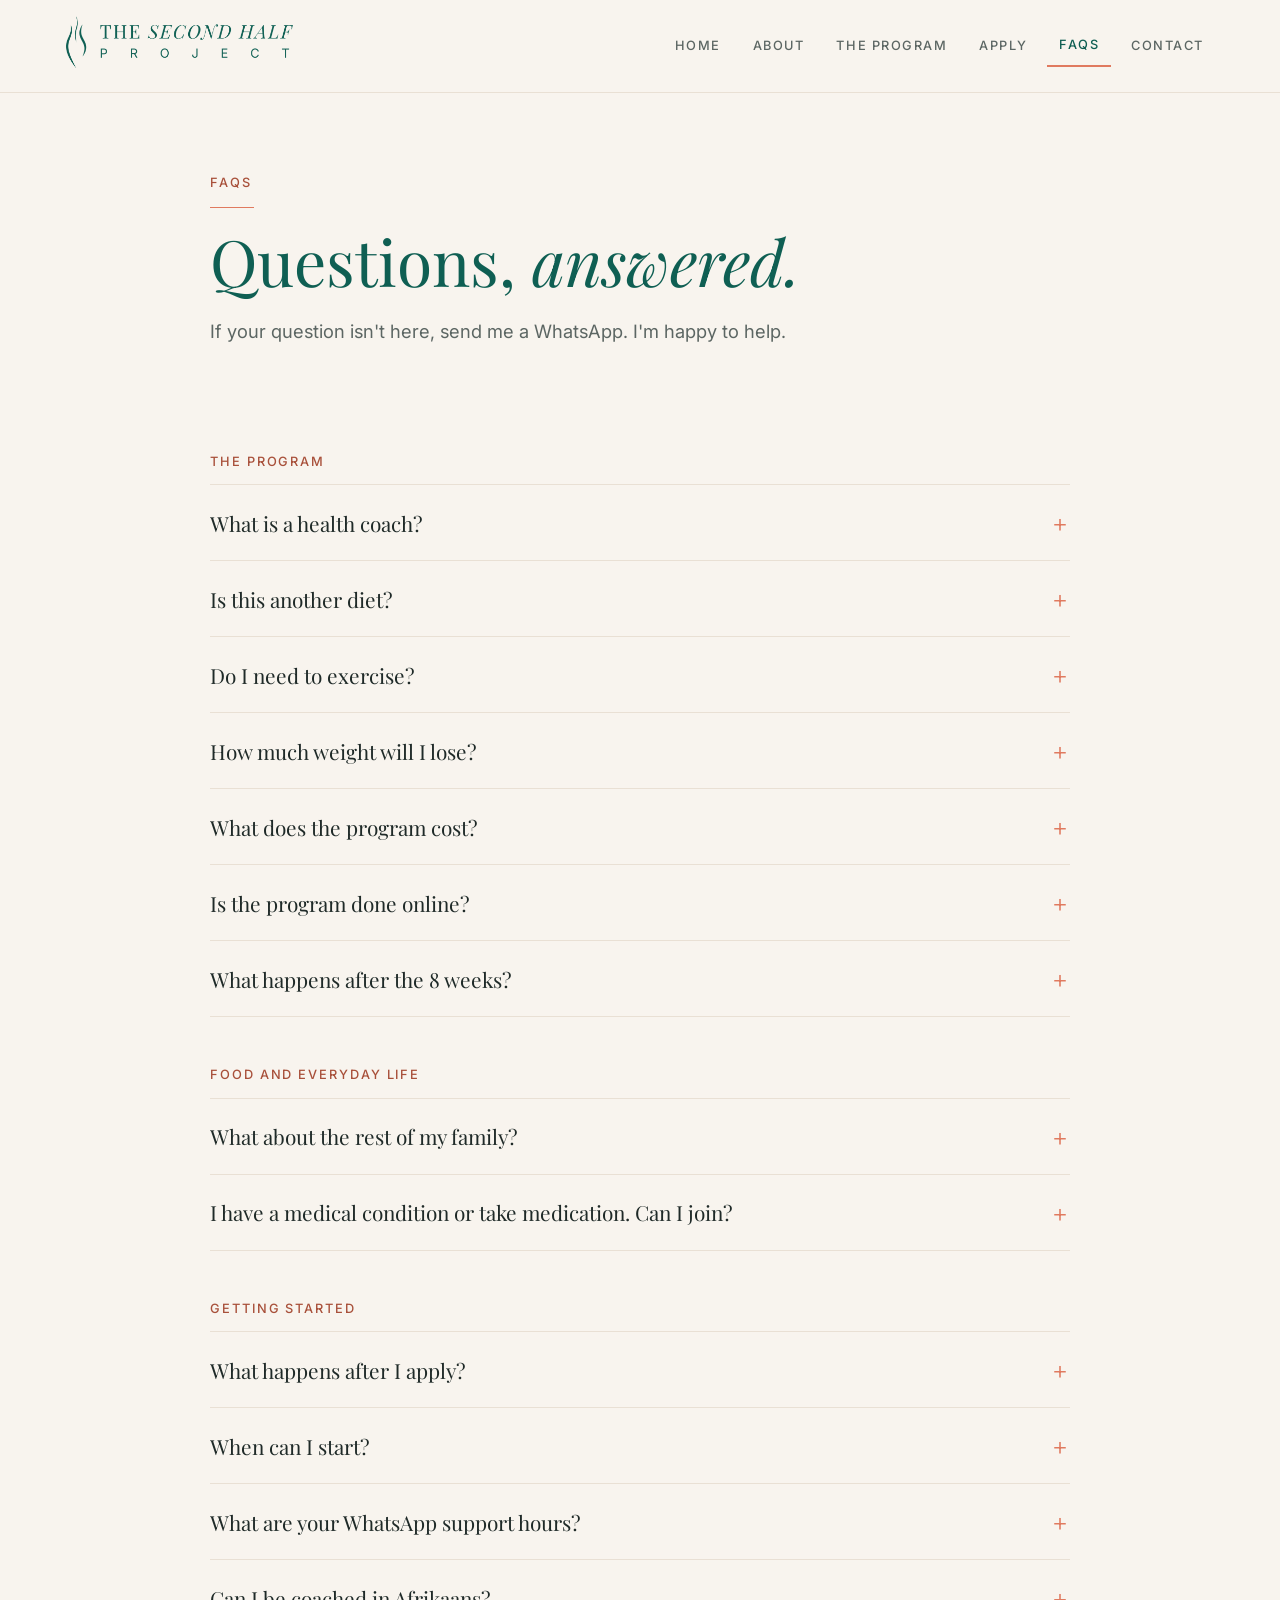
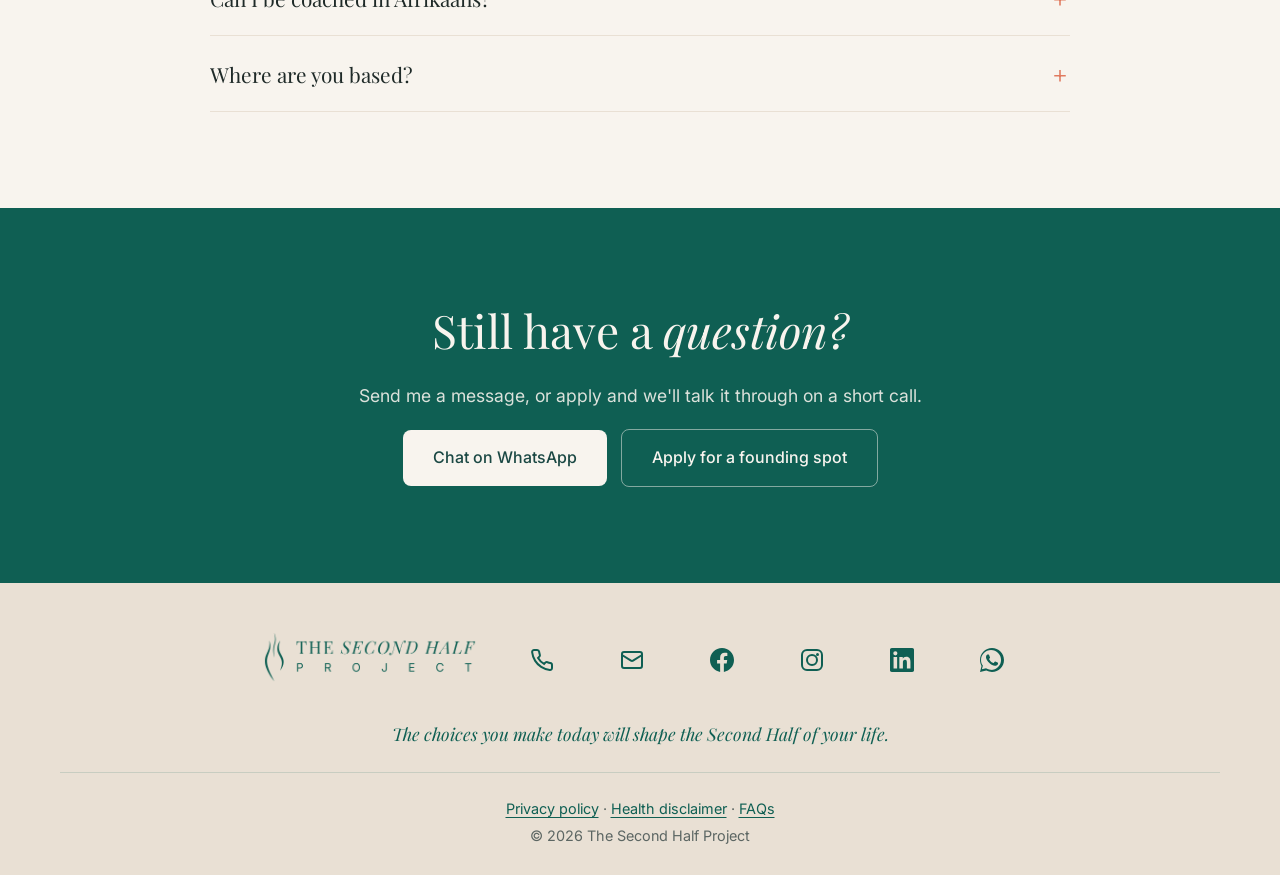
<file: faq.html>
<!DOCTYPE html>
<html lang="en">
<head>
    <meta charset="UTF-8">
    <meta name="viewport" content="width=device-width, initial-scale=1.0">
    <title>FAQs | The Second Half Project</title>
    <meta name="description" content="Answers to common questions about the 8-week 1:1 coaching program: cost, exercise, family meals, medication, getting started and what happens after the 8 weeks.">
    <meta property="og:type" content="website">
    <meta property="og:site_name" content="The Second Half Project">
    <meta property="og:title" content="FAQs | The Second Half Project">
    <meta property="og:description" content="Answers to common questions about the 8-week 1:1 coaching program: cost, exercise, family meals, medication, getting started and what happens after the 8 weeks.">
    <meta property="og:image" content="https://secondhalfproject.co.za/res/hero-berenice.jpg">
    <meta property="og:url" content="https://secondhalfproject.co.za/faq.html">
    <link rel="preload" href="style.css?v=6" as="style">
    <link rel="stylesheet" href="style.css?v=6">
    <link rel="icon" type="image/png" href="res/TSHP Logo Tab_circle.png">
</head>
<body>
    <!-- Navigation -->
    <nav class="navbar">
        <div class="nav-container">
            <div class="logo">
                <a href="index.html">
                    <img src="res/TSHP Logo.png" alt="Second Half Project Logo" width="150" height="150">
                </a>
            </div>
            <div class="nav-mobile-right">
                <span class="current-page" id="currentPage">FAQs</span>
                <button class="hamburger" id="hamburger">
                    <span></span>
                    <span></span>
                    <span></span>
                </button>
            </div>
            <div class="nav-menu" id="navMenu">
                <a href="index.html" class="nav-link">Home</a>
                <a href="about.html" class="nav-link">About</a>
                <a href="program.html" class="nav-link">The Program</a>
                <a href="apply.html" class="nav-link">Apply</a>
                <a href="faq.html" class="nav-link active">FAQs</a>
                <a href="contact.html" class="nav-link">Contact</a>
            </div>
        </div>
    </nav>

    <!-- Page header -->
    <section class="page-head faq-head">
        <div class="home-inner">
            <p class="eyebrow">FAQs</p>
            <h1>Questions, <em>answered.</em></h1>
            <p class="lead">If your question isn't here, send me a WhatsApp. I'm happy to help.</p>
        </div>
    </section>

    <!-- Questions -->
    <section class="faq-section faq-page">
        <div class="home-inner faq-wrap">
            <div class="faq-group">
                <h2 class="faq-group-title">The program</h2>
                <div class="faq-container">
                    <div class="faq-item">
                        <button class="faq-header" type="button">
                            <span class="faq-icon">+</span>
                            <span class="faq-question">What is a health coach?</span>
                        </button>
                        <div class="faq-content">
                            <p>A health coach helps you change your daily habits in a practical, structured and sustainable way, with guidance, education, accountability and support. A health coach does not diagnose medical conditions, prescribe medication or replace your doctor or other healthcare professionals.</p>
                        </div>
                    </div>
                    <div class="faq-item">
                        <button class="faq-header" type="button">
                            <span class="faq-icon">+</span>
                            <span class="faq-question">Is this another diet?</span>
                        </button>
                        <div class="faq-content">
                            <p>No. It's a way of eating you can live with: the Second Half way of eating, real food, low in sugar and starch. You learn it one habit at a time, with the why behind every step, so by week 8 it feels normal, not like a diet. The goal is that you never need another program.</p>
                        </div>
                    </div>
                    <div class="faq-item">
                        <button class="faq-header" type="button">
                            <span class="faq-icon">+</span>
                            <span class="faq-question">Do I need to exercise?</span>
                        </button>
                        <div class="faq-content">
                            <p>No. Movement is good for you and it's encouraged, but it isn't the starting point and it isn't a requirement of the program. The focus is on your eating habits and lifestyle.</p>
                        </div>
                    </div>
                    <div class="faq-item">
                        <button class="faq-header" type="button">
                            <span class="faq-icon">+</span>
                            <span class="faq-question">How much weight will I lose?</span>
                        </button>
                        <div class="faq-content">
                            <p>I won't promise you a number, because every woman's body is different. But I firmly believe this way of eating and living gives your body the best possible chance to lose weight naturally, and to keep it off. In my experience, many clients notice more energy, better sleep and a clearer head within the first few weeks, and the weight follows as your habits change.</p>
                        </div>
                    </div>
                    <div class="faq-item">
                        <button class="faq-header" type="button">
                            <span class="faq-icon">+</span>
                            <span class="faq-question">What does the program cost?</span>
                        </button>
                        <div class="faq-content">
                            <p>My first five clients join the 8-week 1:1 coaching program at a founding price of R4,500. In exchange, you share an honest testimonial, your results and short Client journey updates along the way. If you'd rather not share, the standard fee applies. Payment is made upfront and must reflect before your intake consultation.</p>
                        </div>
                    </div>
                    <div class="faq-item">
                        <button class="faq-header" type="button">
                            <span class="faq-icon">+</span>
                            <span class="faq-question">Is the program done online?</span>
                        </button>
                        <div class="faq-content">
                            <p>Yes, fully online, wherever you are in South Africa. We meet by video call on Microsoft Teams and stay in touch on WhatsApp.</p>
                        </div>
                    </div>
                    <div class="faq-item">
                        <button class="faq-header" type="button">
                            <span class="faq-icon">+</span>
                            <span class="faq-question">What happens after the 8 weeks?</span>
                        </button>
                        <div class="faq-content">
                            <p>In your last week we put together your own long-term plan, so you know how to keep going on your own. If you'd like support after that, you can continue with monthly maintenance check-ins.</p>
                        </div>
                    </div>
                </div>
            </div>
            <div class="faq-group">
                <h2 class="faq-group-title">Food and everyday life</h2>
                <div class="faq-container">
                    <div class="faq-item">
                        <button class="faq-header" type="button">
                            <span class="faq-icon">+</span>
                            <span class="faq-question">What about the rest of my family?</span>
                        </button>
                        <div class="faq-content">
                            <p>Most of the meals are real, everyday food the whole family can eat, so you shouldn't have to cook twice. We'll also talk about family meals, takeaways and special occasions, so the plan works in your home.</p>
                        </div>
                    </div>
                    <div class="faq-item">
                        <button class="faq-header" type="button">
                            <span class="faq-icon">+</span>
                            <span class="faq-question">I have a medical condition or take medication. Can I join?</span>
                        </button>
                        <div class="faq-content">
                            <p>Please mention it in your application. Some medications, for example for diabetes or blood pressure, may need to be adjusted by your doctor as your eating changes, so I'll ask you to check with your doctor before we start. If the program isn't the right fit for you, I'll tell you honestly.</p>
                        </div>
                    </div>
                </div>
            </div>
            <div class="faq-group">
                <h2 class="faq-group-title">Getting started</h2>
                <div class="faq-container">
                    <div class="faq-item">
                        <button class="faq-header" type="button">
                            <span class="faq-icon">+</span>
                            <span class="faq-question">What happens after I apply?</span>
                        </button>
                        <div class="faq-content">
                            <p>I read every application personally, and then I'll contact you to set up a short call. If we decide to go ahead, you'll receive the client agreement, and your spot is confirmed once payment reflects.</p>
                        </div>
                    </div>
                    <div class="faq-item">
                        <button class="faq-header" type="button">
                            <span class="faq-icon">+</span>
                            <span class="faq-question">When can I start?</span>
                        </button>
                        <div class="faq-content">
                            <p>Intakes start in January 2027, and you're welcome to apply now. Ready sooner? Life won't wait for a perfect Monday, so if you'd like to start before then, we'll talk about it on our call. Once your payment reflects, your starter hamper is couriered to you, we meet for your intake consultation, and your kitchen reset week begins.</p>
                        </div>
                    </div>
                    <div class="faq-item">
                        <button class="faq-header" type="button">
                            <span class="faq-icon">+</span>
                            <span class="faq-question">What are your WhatsApp support hours?</span>
                        </button>
                        <div class="faq-content">
                            <p>Monday to Friday 09:00–16:00, and Saturday 08:00–10:00 for short replies. Weekday messages sent before 14:00 are answered the same day, and messages sent after hours the next working day. Sundays and public holidays are closed, and WhatsApp support isn't for emergencies.</p>
                        </div>
                    </div>
                    <div class="faq-item">
                        <button class="faq-header" type="button">
                            <span class="faq-icon">+</span>
                            <span class="faq-question">Can I be coached in Afrikaans?</span>
                        </button>
                        <div class="faq-content">
                            <p>Yes. The website is in English, but your 1:1 coaching can be in English or Afrikaans.</p>
                        </div>
                    </div>
                    <div class="faq-item">
                        <button class="faq-header" type="button">
                            <span class="faq-icon">+</span>
                            <span class="faq-question">Where are you based?</span>
                        </button>
                        <div class="faq-content">
                            <p>I'm from Jeffrey's Bay, and I coach women online across South Africa.</p>
                        </div>
                    </div>
                </div>
            </div>
        </div>
    </section>

    <!-- Closing -->
    <section class="coach-panel closing-panel">
        <div class="coach-text closing-text">
            <h2>Still have a <em>question?</em></h2>
            <p>Send me a message, or apply and we'll talk it through on a short call.</p>
            <div class="hero-buttons centred">
                <a href="https://wa.me/27679783522?text=Hi%20Berenice%2C%20I%27d%20like%20to%20know%20more%20about%20the%208-week%20program." class="btn btn-light" target="_blank" rel="noopener">Chat on WhatsApp</a>
                <a href="apply.html" class="btn btn-ghost">Apply for a founding spot</a>
            </div>
        </div>
    </section>

    <!-- Footer -->
    <footer class="footer">
        <div class="container">
            <div class="footer-content">
                <div class="footer-logo">
                    <a href="index.html">
                        <img src="res/TSHP Logo.png" alt="The Second Half Project" width="900" height="218">
                    </a>
                </div>
                <a href="tel:+27679783522" class="footer-icon-link" title="Call" aria-label="Call">
                    <svg class="footer-icon" viewBox="0 0 24 24" fill="none" stroke="currentColor" stroke-width="2">
                        <path d="M22 16.92v3a2 2 0 0 1-2.18 2 19.79 19.79 0 0 1-8.63-3.07 19.5 19.5 0 0 1-6-6 19.79 19.79 0 0 1-3.07-8.67A2 2 0 0 1 4.11 2h3a2 2 0 0 1 2 1.72 12.84 12.84 0 0 0 .7 2.81 2 2 0 0 1-.45 2.11L8.09 9.91a16 16 0 0 0 6 6l1.27-1.27a2 2 0 0 1 2.11-.45 12.84 12.84 0 0 0 2.81.7A2 2 0 0 1 22 16.92z"></path>
                    </svg>
                </a>
                <a href="mailto:info@secondhalfproject.co.za" class="footer-icon-link" title="Email" aria-label="Email">
                    <svg class="footer-icon" viewBox="0 0 24 24" fill="none" stroke="currentColor" stroke-width="2">
                        <rect x="2" y="4" width="20" height="16" rx="2"></rect>
                        <path d="m22 7-8.97 5.7a1.94 1.94 0 0 1-2.06 0L2 7"></path>
                    </svg>
                </a>
                <a href="https://facebook.com/secondhalfproject" class="footer-icon-link" title="Facebook" aria-label="Facebook" target="_blank" rel="noopener">
                    <svg class="footer-icon" viewBox="0 0 24 24" fill="currentColor">
                        <path d="M24 12.073c0-6.627-5.373-12-12-12s-12 5.373-12 12c0 5.99 4.388 10.954 10.125 11.854v-8.385H7.078v-3.47h3.047V9.43c0-3.007 1.792-4.669 4.533-4.669 1.312 0 2.686.235 2.686.235v2.953H15.83c-1.491 0-1.956.925-1.956 1.874v2.25h3.328l-.532 3.47h-2.796v8.385C19.612 23.027 24 18.062 24 12.073z"></path>
                    </svg>
                </a>
                <a href="https://www.instagram.com/the_secondhalf_project" class="footer-icon-link" title="Instagram" aria-label="Instagram" target="_blank" rel="noopener">
                    <svg class="footer-icon" viewBox="0 0 24 24" fill="currentColor">
                        <rect x="2" y="2" width="20" height="20" rx="5" ry="5" fill="none" stroke="currentColor" stroke-width="2"></rect>
                        <path d="M12 7a5 5 0 1 0 0 10 5 5 0 0 0 0-10z" fill="none" stroke="currentColor" stroke-width="2"></path>
                        <circle cx="17.5" cy="6.5" r="1.5" fill="currentColor"></circle>
                    </svg>
                </a>
                <a href="https://www.linkedin.com/in/berenicebakkes" class="footer-icon-link" title="LinkedIn" aria-label="LinkedIn" target="_blank" rel="noopener">
                    <svg class="footer-icon" viewBox="0 0 24 24" fill="currentColor">
                        <path d="M20.45 20.45h-3.56v-5.57c0-1.33-.02-3.04-1.85-3.04-1.85 0-2.14 1.45-2.14 2.94v5.67H9.35V9h3.41v1.56h.05c.48-.9 1.64-1.85 3.37-1.85 3.6 0 4.27 2.37 4.27 5.46v6.28zM5.34 7.43a2.06 2.06 0 1 1 0-4.13 2.06 2.06 0 0 1 0 4.13zM7.12 20.45H3.56V9h3.56v11.45zM22.22 0H1.77C.79 0 0 .77 0 1.73v20.54C0 23.23.79 24 1.77 24h20.45c.98 0 1.78-.77 1.78-1.73V1.73C24 .77 23.2 0 22.22 0z"></path>
                    </svg>
                </a>
                <a href="https://wa.me/27679783522" class="footer-icon-link" title="WhatsApp" aria-label="WhatsApp" target="_blank" rel="noopener">
                    <svg class="footer-icon" viewBox="0 0 24 24" fill="currentColor">
                        <path d="M12 0C5.373 0 0 5.373 0 12c0 2.148.549 4.177 1.518 5.928L0 24l6.304-1.465A11.97 11.97 0 0 0 12 24c6.627 0 12-5.373 12-12S18.627 0 12 0zm0 21.96c-1.969 0-3.897-.489-5.565-1.427l-.399-.235-4.141.964.984-3.585-.245-.391C1.466 15.883 1.04 14.012 1.04 12c0-5.523 4.477-10 10-10s10 4.477 10 10-4.477 10-10 10zm5.441-7.504c-.295-.147-1.745-.862-2.016-.96-.27-.099-.468-.147-.667.147-.198.294-.768.96-.941 1.159-.173.199-.347.223-.644.075-.296-.148-1.254-.462-2.389-1.475-.883-.788-1.48-1.76-1.653-2.059-.173-.297-.018-.458.13-.606.134-.133.298-.347.446-.52.148-.174.198-.298.298-.496.099-.198.049-.371-.025-.52-.075-.148-.667-1.611-.916-2.206-.242-.579-.487-.5-.667-.51-.173-.008-.371-.01-.569-.01-.198 0-.52.074-.792.372-.271.297-1.04 1.016-1.04 2.479 0 1.462 1.065 2.875 1.213 3.074.148.198 2.095 3.2 5.076 4.487.709.306 1.262.489 1.694.625.712.227 1.36.195 1.871.118.571-.085 1.758-.719 2.006-1.413.248-.694.248-1.289.173-1.413-.074-.124-.272-.198-.569-.347z"></path>
                    </svg>
                </a>
            </div>

            <p class="footer-line"><em>The choices you make today will shape the Second Half of your life.</em></p>
            <div class="footer-bottom">
                <p class="footer-legal"><a href="privacy.html">Privacy policy</a> · <a href="disclaimer.html">Health disclaimer</a> · <a href="faq.html">FAQs</a></p>
                <p>&copy; 2026 The Second Half Project</p>
            </div>
        </div>
    </footer>
    <script>
        document.querySelectorAll('.faq-header').forEach(button => {
            button.addEventListener('click', function() {
                const faqItem = this.closest('.faq-item');
                const faqContent = faqItem.querySelector('.faq-content');
                const icon = this.querySelector('.faq-icon');

                const isActive = faqItem.classList.contains('active');

                // Close all other items
                document.querySelectorAll('.faq-item').forEach(item => {
                    if (item !== faqItem && item.classList.contains('active')) {
                        item.classList.remove('active');
                        item.querySelector('.faq-content').style.maxHeight = null;
                        item.querySelector('.faq-icon').textContent = '+';
                    }
                });

                // Toggle current item
                if (isActive) {
                    faqItem.classList.remove('active');
                    faqContent.style.maxHeight = null;
                    icon.textContent = '+';
                } else {
                    faqItem.classList.add('active');
                    faqContent.style.maxHeight = faqContent.scrollHeight + 'px';
                    icon.textContent = '−';
                }
            });
        });
    </script>
    <script src="script.js?v=3" defer></script>
</body>
</html>
</file>
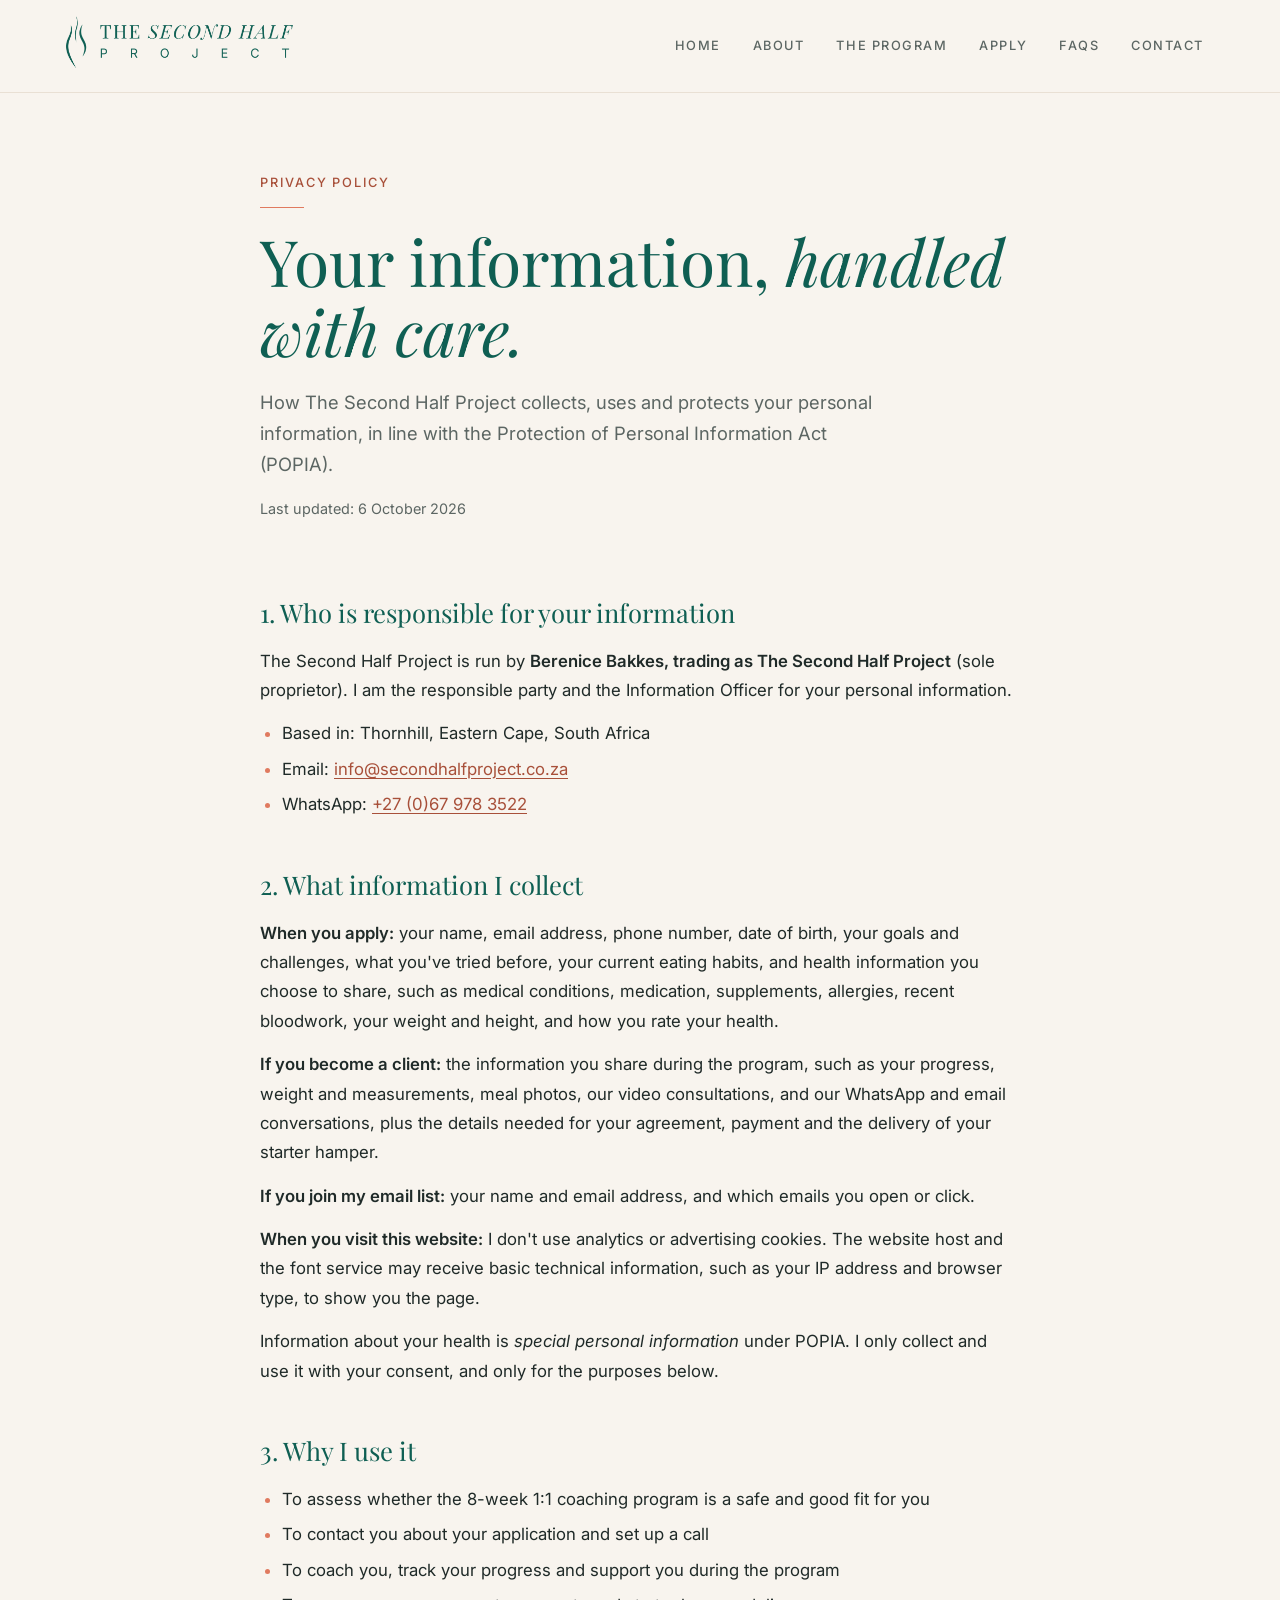
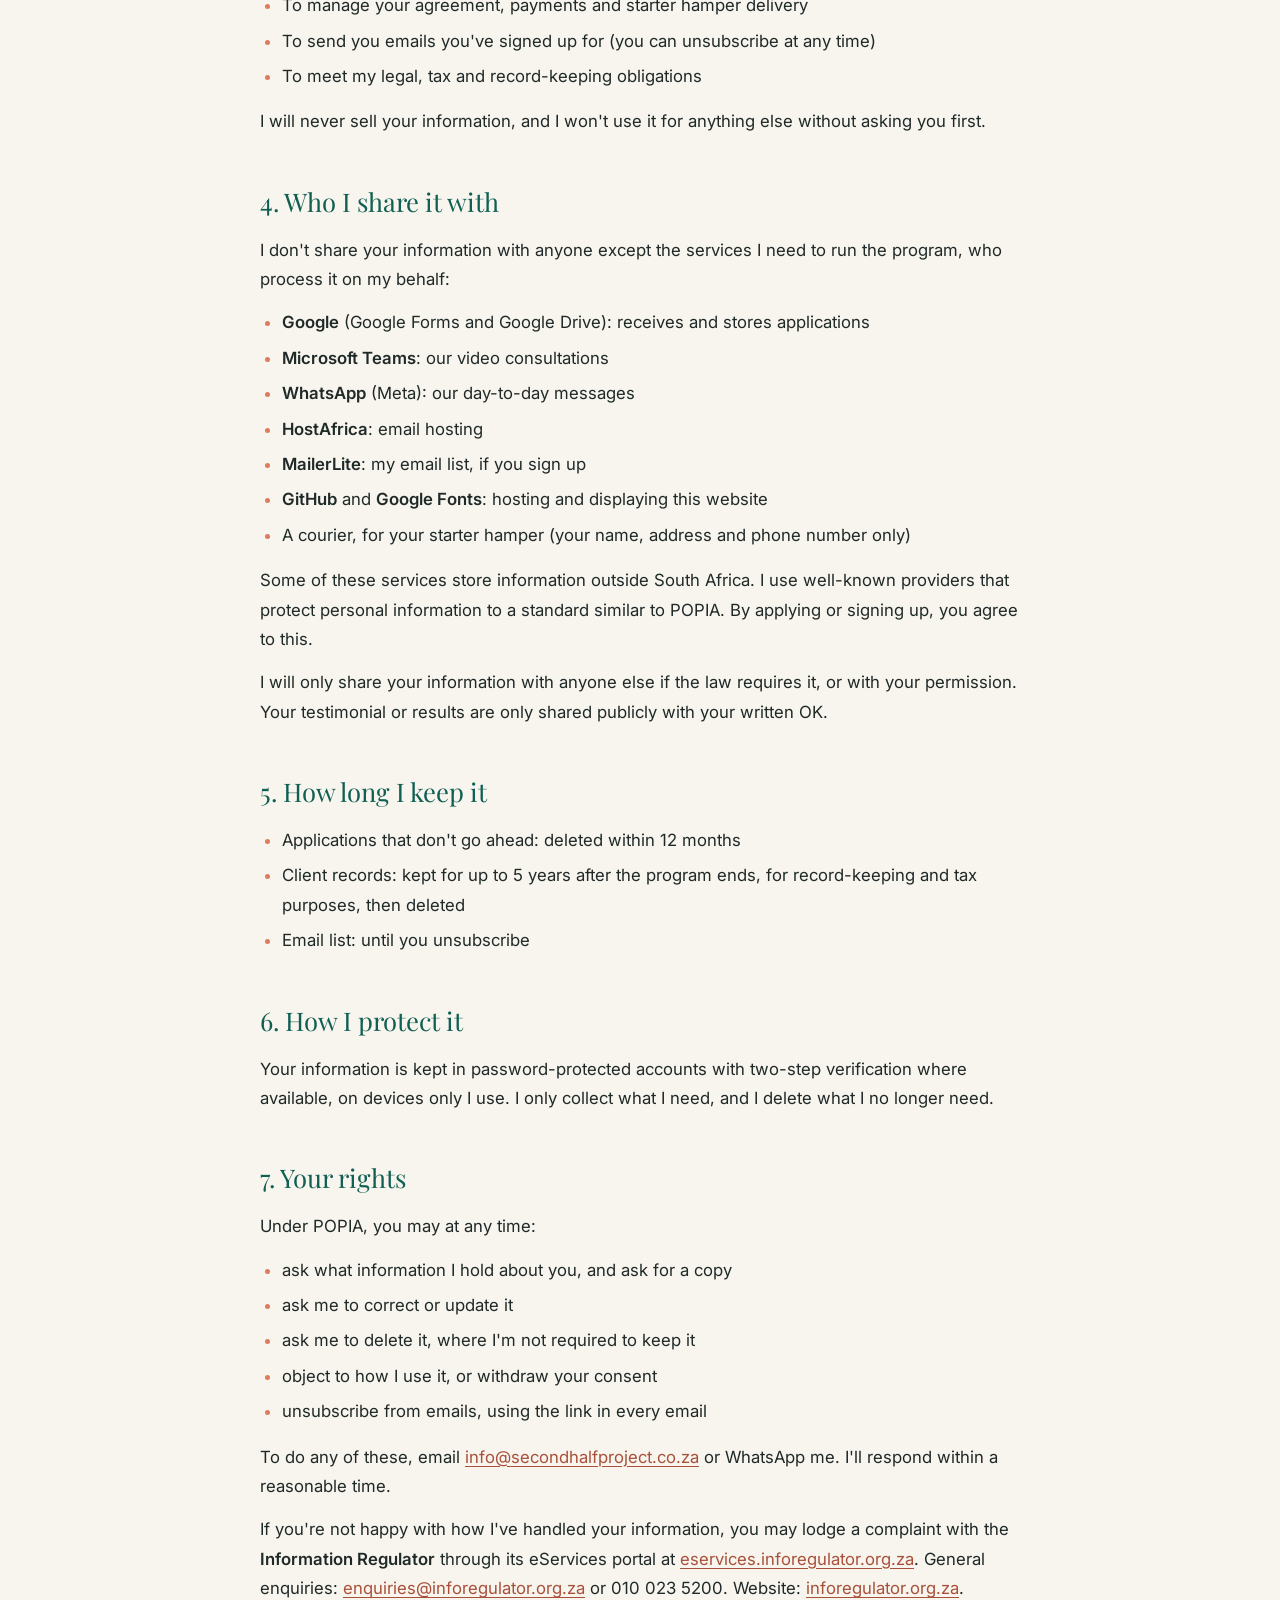
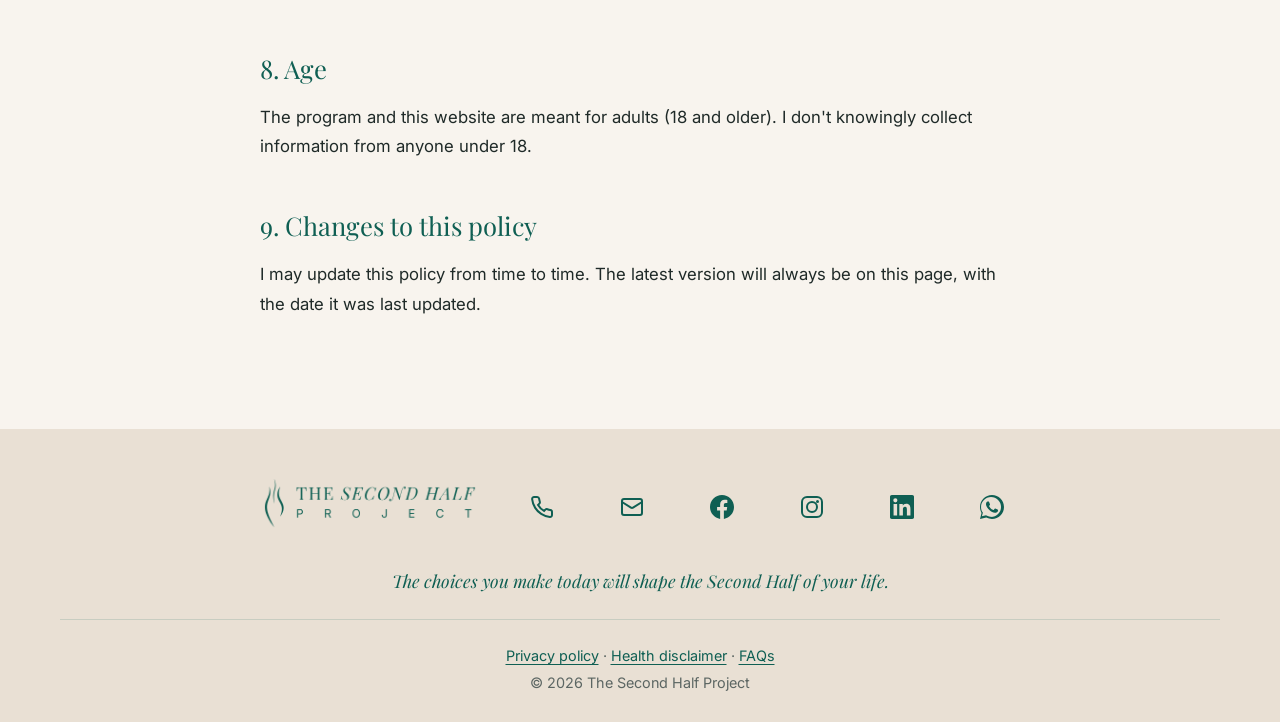
<file: privacy.html>
<!DOCTYPE html>
<html lang="en">
<head>
    <meta charset="UTF-8">
    <meta name="viewport" content="width=device-width, initial-scale=1.0">
    <title>Privacy policy | The Second Half Project</title>
    <meta name="description" content="How The Second Half Project collects, uses and protects your personal information under POPIA.">
    <meta property="og:title" content="Privacy policy | The Second Half Project">
    <meta property="og:description" content="How The Second Half Project collects, uses and protects your personal information under POPIA.">
    <meta property="og:url" content="https://secondhalfproject.co.za/privacy.html">
    <link rel="preload" href="style.css?v=6" as="style">
    <link rel="stylesheet" href="style.css?v=6">
    <link rel="icon" type="image/png" href="res/TSHP Logo Tab_circle.png">
</head>
<body>
    <!-- Navigation -->
    <nav class="navbar">
        <div class="nav-container">
            <div class="logo">
                <a href="index.html">
                    <img src="res/TSHP Logo.png" alt="Second Half Project Logo" width="150" height="150">
                </a>
            </div>
            <div class="nav-mobile-right">
                <span class="current-page" id="currentPage">Legal</span>
                <button class="hamburger" id="hamburger">
                    <span></span>
                    <span></span>
                    <span></span>
                </button>
            </div>
            <div class="nav-menu" id="navMenu">
                <a href="index.html" class="nav-link">Home</a>
                <a href="about.html" class="nav-link">About</a>
                <a href="program.html" class="nav-link">The Program</a>
                <a href="apply.html" class="nav-link">Apply</a>
                <a href="faq.html" class="nav-link">FAQs</a>
                <a href="contact.html" class="nav-link">Contact</a>
            </div>
        </div>
    </nav>

    <!-- Page header -->
    <section class="page-head legal-head">
        <div class="home-inner">
            <p class="eyebrow">Privacy policy</p>
            <h1>Your information, <em>handled with care.</em></h1>
            <p class="lead">How The Second Half Project collects, uses and protects your personal information, in line with the Protection of Personal Information Act (POPIA).</p>
            <p class="legal-date">Last updated: 6 October 2026</p>
        </div>
    </section>

    <section class="legal-section">
        <div class="home-inner legal-text">
            <h2>1. Who is responsible for your information</h2>
            <p>The Second Half Project is run by <strong>Berenice Bakkes, trading as The Second Half Project</strong> (sole proprietor). I am the responsible party and the Information Officer for your personal information.</p>
            <ul>
                <li>Based in: Thornhill, Eastern Cape, South Africa</li>
                <li>Email: <a href="mailto:info@secondhalfproject.co.za">info@secondhalfproject.co.za</a></li>
                <li>WhatsApp: <a href="https://wa.me/27679783522">+27 (0)67 978 3522</a></li>
            </ul>

            <h2>2. What information I collect</h2>
            <p><strong>When you apply:</strong> your name, email address, phone number, date of birth, your goals and challenges, what you've tried before, your current eating habits, and health information you choose to share, such as medical conditions, medication, supplements, allergies, recent bloodwork, your weight and height, and how you rate your health.</p>
            <p><strong>If you become a client:</strong> the information you share during the program, such as your progress, weight and measurements, meal photos, our video consultations, and our WhatsApp and email conversations, plus the details needed for your agreement, payment and the delivery of your starter hamper.</p>
            <p><strong>If you join my email list:</strong> your name and email address, and which emails you open or click.</p>
            <p><strong>When you visit this website:</strong> I don't use analytics or advertising cookies. The website host and the font service may receive basic technical information, such as your IP address and browser type, to show you the page.</p>
            <p>Information about your health is <em>special personal information</em> under POPIA. I only collect and use it with your consent, and only for the purposes below.</p>

            <h2>3. Why I use it</h2>
            <ul>
                <li>To assess whether the 8-week 1:1 coaching program is a safe and good fit for you</li>
                <li>To contact you about your application and set up a call</li>
                <li>To coach you, track your progress and support you during the program</li>
                <li>To manage your agreement, payments and starter hamper delivery</li>
                <li>To send you emails you've signed up for (you can unsubscribe at any time)</li>
                <li>To meet my legal, tax and record-keeping obligations</li>
            </ul>
            <p>I will never sell your information, and I won't use it for anything else without asking you first.</p>

            <h2>4. Who I share it with</h2>
            <p>I don't share your information with anyone except the services I need to run the program, who process it on my behalf:</p>
            <ul>
                <li><strong>Google</strong> (Google Forms and Google Drive): receives and stores applications</li>
                <li><strong>Microsoft Teams</strong>: our video consultations</li>
                <li><strong>WhatsApp</strong> (Meta): our day-to-day messages</li>
                <li><strong>HostAfrica</strong>: email hosting</li>
                <li><strong>MailerLite</strong>: my email list, if you sign up</li>
                <li><strong>GitHub</strong> and <strong>Google Fonts</strong>: hosting and displaying this website</li>
                <li>A courier, for your starter hamper (your name, address and phone number only)</li>
            </ul>
            <p>Some of these services store information outside South Africa. I use well-known providers that protect personal information to a standard similar to POPIA. By applying or signing up, you agree to this.</p>
            <p>I will only share your information with anyone else if the law requires it, or with your permission. Your testimonial or results are only shared publicly with your written OK.</p>

            <h2>5. How long I keep it</h2>
            <ul>
                <li>Applications that don't go ahead: deleted within 12 months</li>
                <li>Client records: kept for up to 5 years after the program ends, for record-keeping and tax purposes, then deleted</li>
                <li>Email list: until you unsubscribe</li>
            </ul>

            <h2>6. How I protect it</h2>
            <p>Your information is kept in password-protected accounts with two-step verification where available, on devices only I use. I only collect what I need, and I delete what I no longer need.</p>

            <h2>7. Your rights</h2>
            <p>Under POPIA, you may at any time:</p>
            <ul>
                <li>ask what information I hold about you, and ask for a copy</li>
                <li>ask me to correct or update it</li>
                <li>ask me to delete it, where I'm not required to keep it</li>
                <li>object to how I use it, or withdraw your consent</li>
                <li>unsubscribe from emails, using the link in every email</li>
            </ul>
            <p>To do any of these, email <a href="mailto:info@secondhalfproject.co.za">info@secondhalfproject.co.za</a> or WhatsApp me. I'll respond within a reasonable time.</p>
            <p>If you're not happy with how I've handled your information, you may lodge a complaint with the <strong>Information Regulator</strong> through its eServices portal at <a href="https://eservices.inforegulator.org.za/" target="_blank" rel="noopener">eservices.inforegulator.org.za</a>. General enquiries: <a href="mailto:enquiries@inforegulator.org.za">enquiries@inforegulator.org.za</a> or 010 023 5200. Website: <a href="https://inforegulator.org.za/" target="_blank" rel="noopener">inforegulator.org.za</a>.</p>

            <h2>8. Age</h2>
            <p>The program and this website are meant for adults (18 and older). I don't knowingly collect information from anyone under 18.</p>

            <h2>9. Changes to this policy</h2>
            <p>I may update this policy from time to time. The latest version will always be on this page, with the date it was last updated.</p>
        </div>
    </section>

    <!-- Footer -->
    <footer class="footer">
        <div class="container">
            <div class="footer-content">
                <div class="footer-logo">
                    <a href="index.html">
                        <img src="res/TSHP Logo.png" alt="The Second Half Project" width="900" height="218">
                    </a>
                </div>
                <a href="tel:+27679783522" class="footer-icon-link" title="Call" aria-label="Call">
                    <svg class="footer-icon" viewBox="0 0 24 24" fill="none" stroke="currentColor" stroke-width="2">
                        <path d="M22 16.92v3a2 2 0 0 1-2.18 2 19.79 19.79 0 0 1-8.63-3.07 19.5 19.5 0 0 1-6-6 19.79 19.79 0 0 1-3.07-8.67A2 2 0 0 1 4.11 2h3a2 2 0 0 1 2 1.72 12.84 12.84 0 0 0 .7 2.81 2 2 0 0 1-.45 2.11L8.09 9.91a16 16 0 0 0 6 6l1.27-1.27a2 2 0 0 1 2.11-.45 12.84 12.84 0 0 0 2.81.7A2 2 0 0 1 22 16.92z"></path>
                    </svg>
                </a>
                <a href="mailto:info@secondhalfproject.co.za" class="footer-icon-link" title="Email" aria-label="Email">
                    <svg class="footer-icon" viewBox="0 0 24 24" fill="none" stroke="currentColor" stroke-width="2">
                        <rect x="2" y="4" width="20" height="16" rx="2"></rect>
                        <path d="m22 7-8.97 5.7a1.94 1.94 0 0 1-2.06 0L2 7"></path>
                    </svg>
                </a>
                <a href="https://facebook.com/secondhalfproject" class="footer-icon-link" title="Facebook" aria-label="Facebook" target="_blank" rel="noopener">
                    <svg class="footer-icon" viewBox="0 0 24 24" fill="currentColor">
                        <path d="M24 12.073c0-6.627-5.373-12-12-12s-12 5.373-12 12c0 5.99 4.388 10.954 10.125 11.854v-8.385H7.078v-3.47h3.047V9.43c0-3.007 1.792-4.669 4.533-4.669 1.312 0 2.686.235 2.686.235v2.953H15.83c-1.491 0-1.956.925-1.956 1.874v2.25h3.328l-.532 3.47h-2.796v8.385C19.612 23.027 24 18.062 24 12.073z"></path>
                    </svg>
                </a>
                <a href="https://www.instagram.com/the_secondhalf_project" class="footer-icon-link" title="Instagram" aria-label="Instagram" target="_blank" rel="noopener">
                    <svg class="footer-icon" viewBox="0 0 24 24" fill="currentColor">
                        <rect x="2" y="2" width="20" height="20" rx="5" ry="5" fill="none" stroke="currentColor" stroke-width="2"></rect>
                        <path d="M12 7a5 5 0 1 0 0 10 5 5 0 0 0 0-10z" fill="none" stroke="currentColor" stroke-width="2"></path>
                        <circle cx="17.5" cy="6.5" r="1.5" fill="currentColor"></circle>
                    </svg>
                </a>
                <a href="https://www.linkedin.com/in/berenicebakkes" class="footer-icon-link" title="LinkedIn" aria-label="LinkedIn" target="_blank" rel="noopener">
                    <svg class="footer-icon" viewBox="0 0 24 24" fill="currentColor">
                        <path d="M20.45 20.45h-3.56v-5.57c0-1.33-.02-3.04-1.85-3.04-1.85 0-2.14 1.45-2.14 2.94v5.67H9.35V9h3.41v1.56h.05c.48-.9 1.64-1.85 3.37-1.85 3.6 0 4.27 2.37 4.27 5.46v6.28zM5.34 7.43a2.06 2.06 0 1 1 0-4.13 2.06 2.06 0 0 1 0 4.13zM7.12 20.45H3.56V9h3.56v11.45zM22.22 0H1.77C.79 0 0 .77 0 1.73v20.54C0 23.23.79 24 1.77 24h20.45c.98 0 1.78-.77 1.78-1.73V1.73C24 .77 23.2 0 22.22 0z"></path>
                    </svg>
                </a>
                <a href="https://wa.me/27679783522" class="footer-icon-link" title="WhatsApp" aria-label="WhatsApp" target="_blank" rel="noopener">
                    <svg class="footer-icon" viewBox="0 0 24 24" fill="currentColor">
                        <path d="M12 0C5.373 0 0 5.373 0 12c0 2.148.549 4.177 1.518 5.928L0 24l6.304-1.465A11.97 11.97 0 0 0 12 24c6.627 0 12-5.373 12-12S18.627 0 12 0zm0 21.96c-1.969 0-3.897-.489-5.565-1.427l-.399-.235-4.141.964.984-3.585-.245-.391C1.466 15.883 1.04 14.012 1.04 12c0-5.523 4.477-10 10-10s10 4.477 10 10-4.477 10-10 10zm5.441-7.504c-.295-.147-1.745-.862-2.016-.96-.27-.099-.468-.147-.667.147-.198.294-.768.96-.941 1.159-.173.199-.347.223-.644.075-.296-.148-1.254-.462-2.389-1.475-.883-.788-1.48-1.76-1.653-2.059-.173-.297-.018-.458.13-.606.134-.133.298-.347.446-.52.148-.174.198-.298.298-.496.099-.198.049-.371-.025-.52-.075-.148-.667-1.611-.916-2.206-.242-.579-.487-.5-.667-.51-.173-.008-.371-.01-.569-.01-.198 0-.52.074-.792.372-.271.297-1.04 1.016-1.04 2.479 0 1.462 1.065 2.875 1.213 3.074.148.198 2.095 3.2 5.076 4.487.709.306 1.262.489 1.694.625.712.227 1.36.195 1.871.118.571-.085 1.758-.719 2.006-1.413.248-.694.248-1.289.173-1.413-.074-.124-.272-.198-.569-.347z"></path>
                    </svg>
                </a>
            </div>

            <p class="footer-line"><em>The choices you make today will shape the Second Half of your life.</em></p>
            <div class="footer-bottom">
                <p class="footer-legal"><a href="privacy.html">Privacy policy</a> · <a href="disclaimer.html">Health disclaimer</a> · <a href="faq.html">FAQs</a></p>
                <p>&copy; 2026 The Second Half Project</p>
            </div>
        </div>
    </footer>
    <script src="script.js?v=3" defer></script>
</body>
</html>
</file>
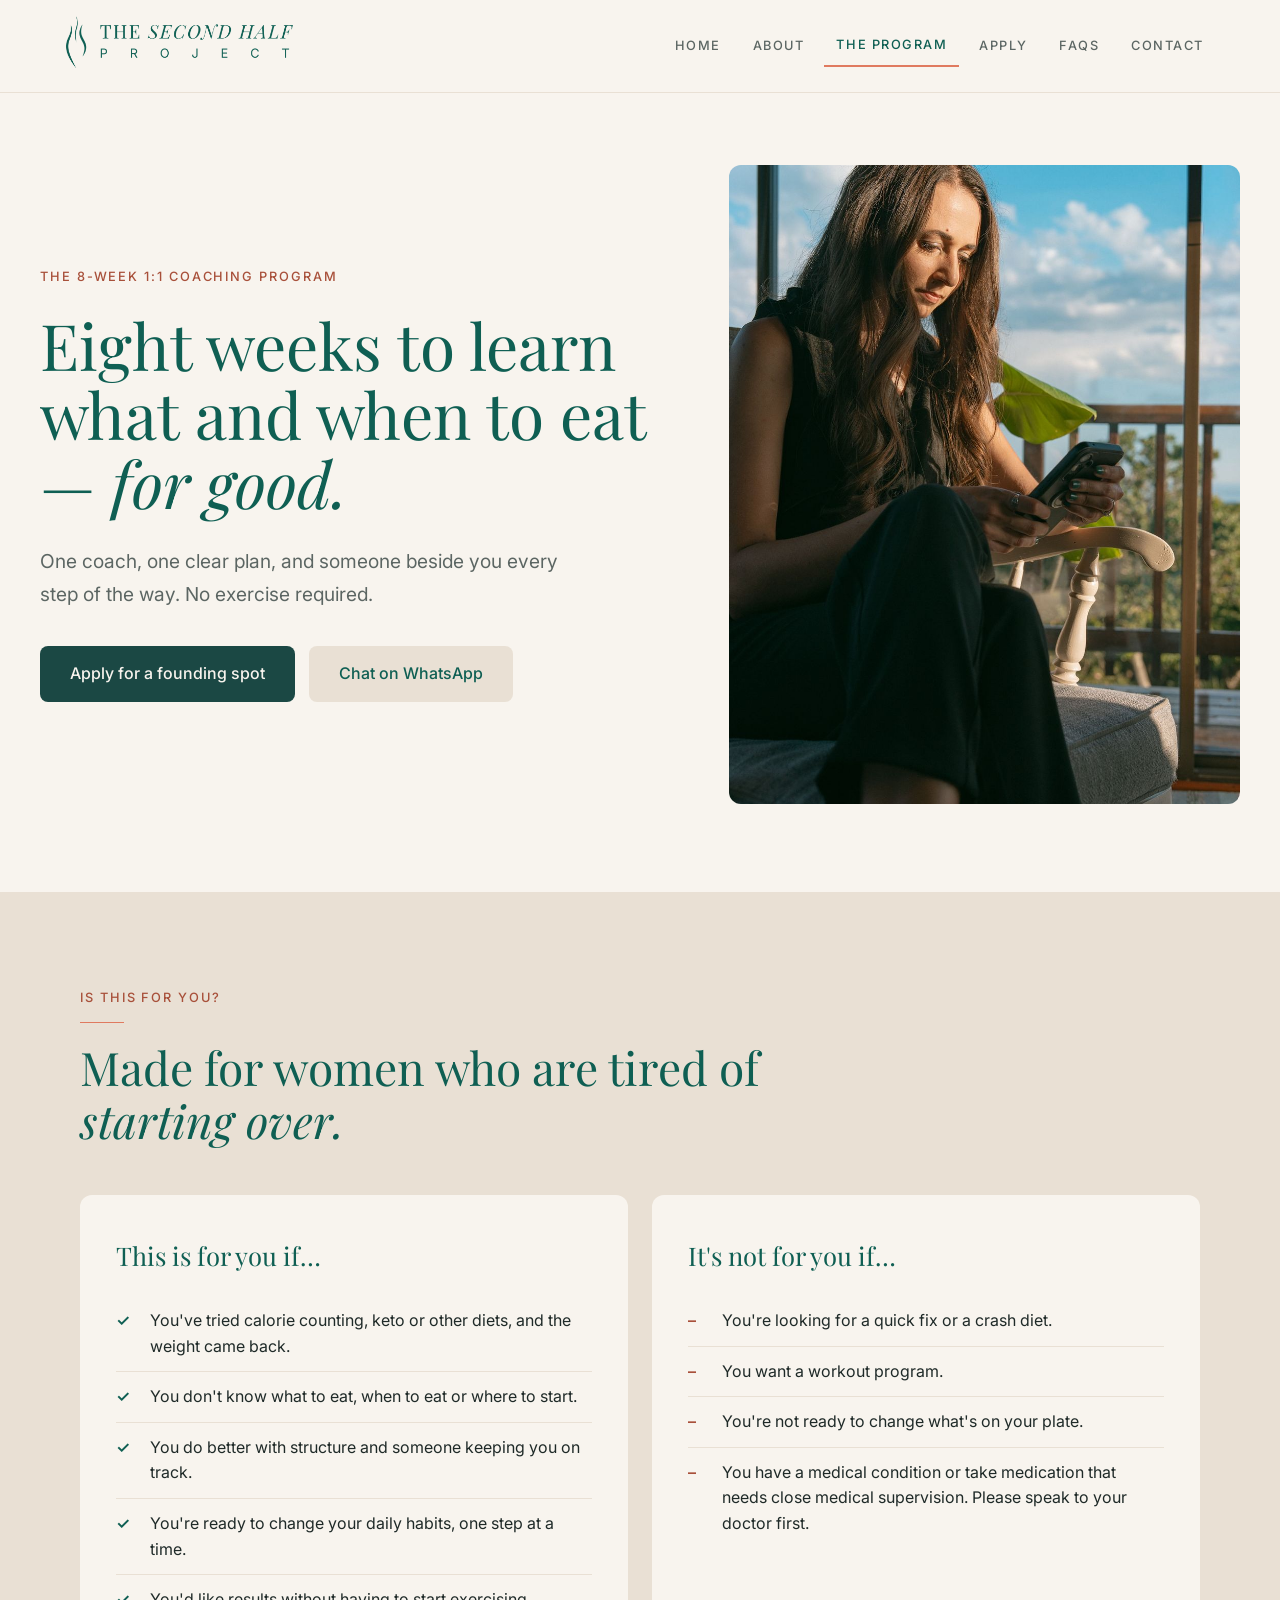
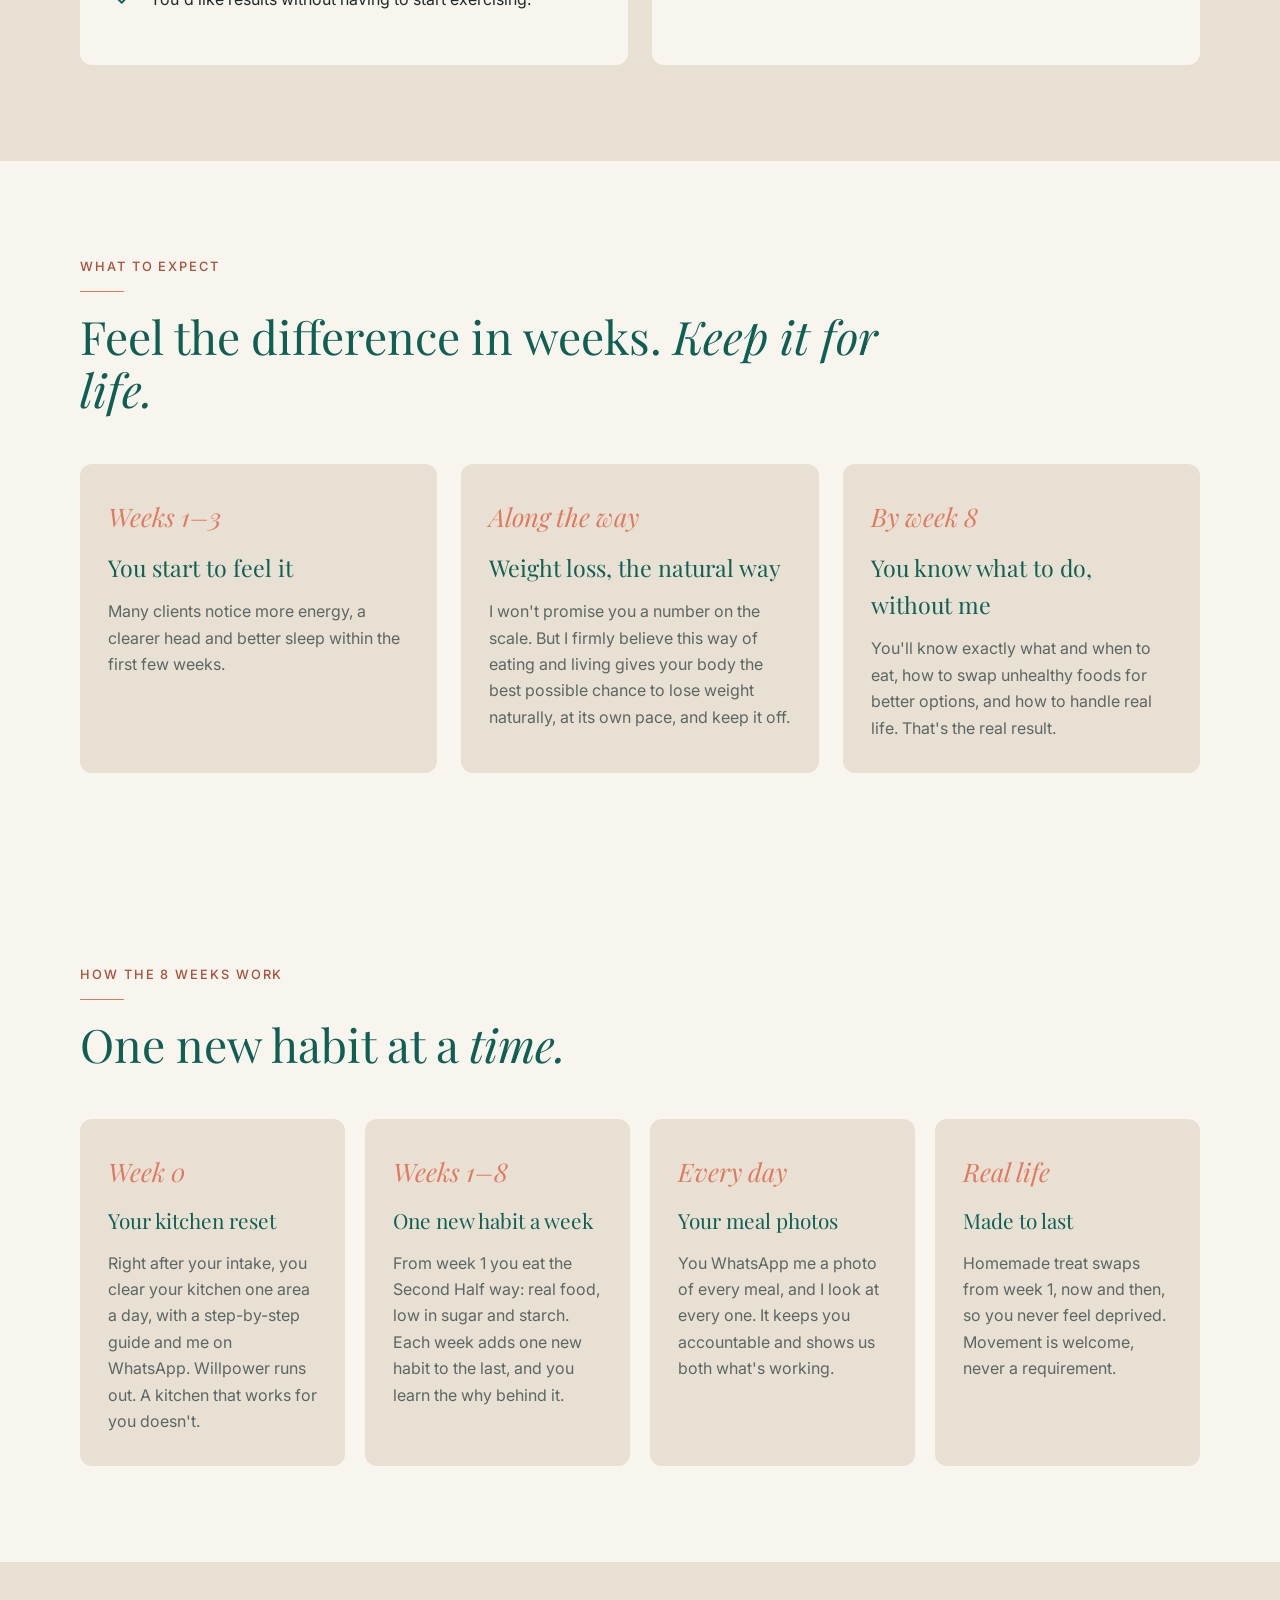
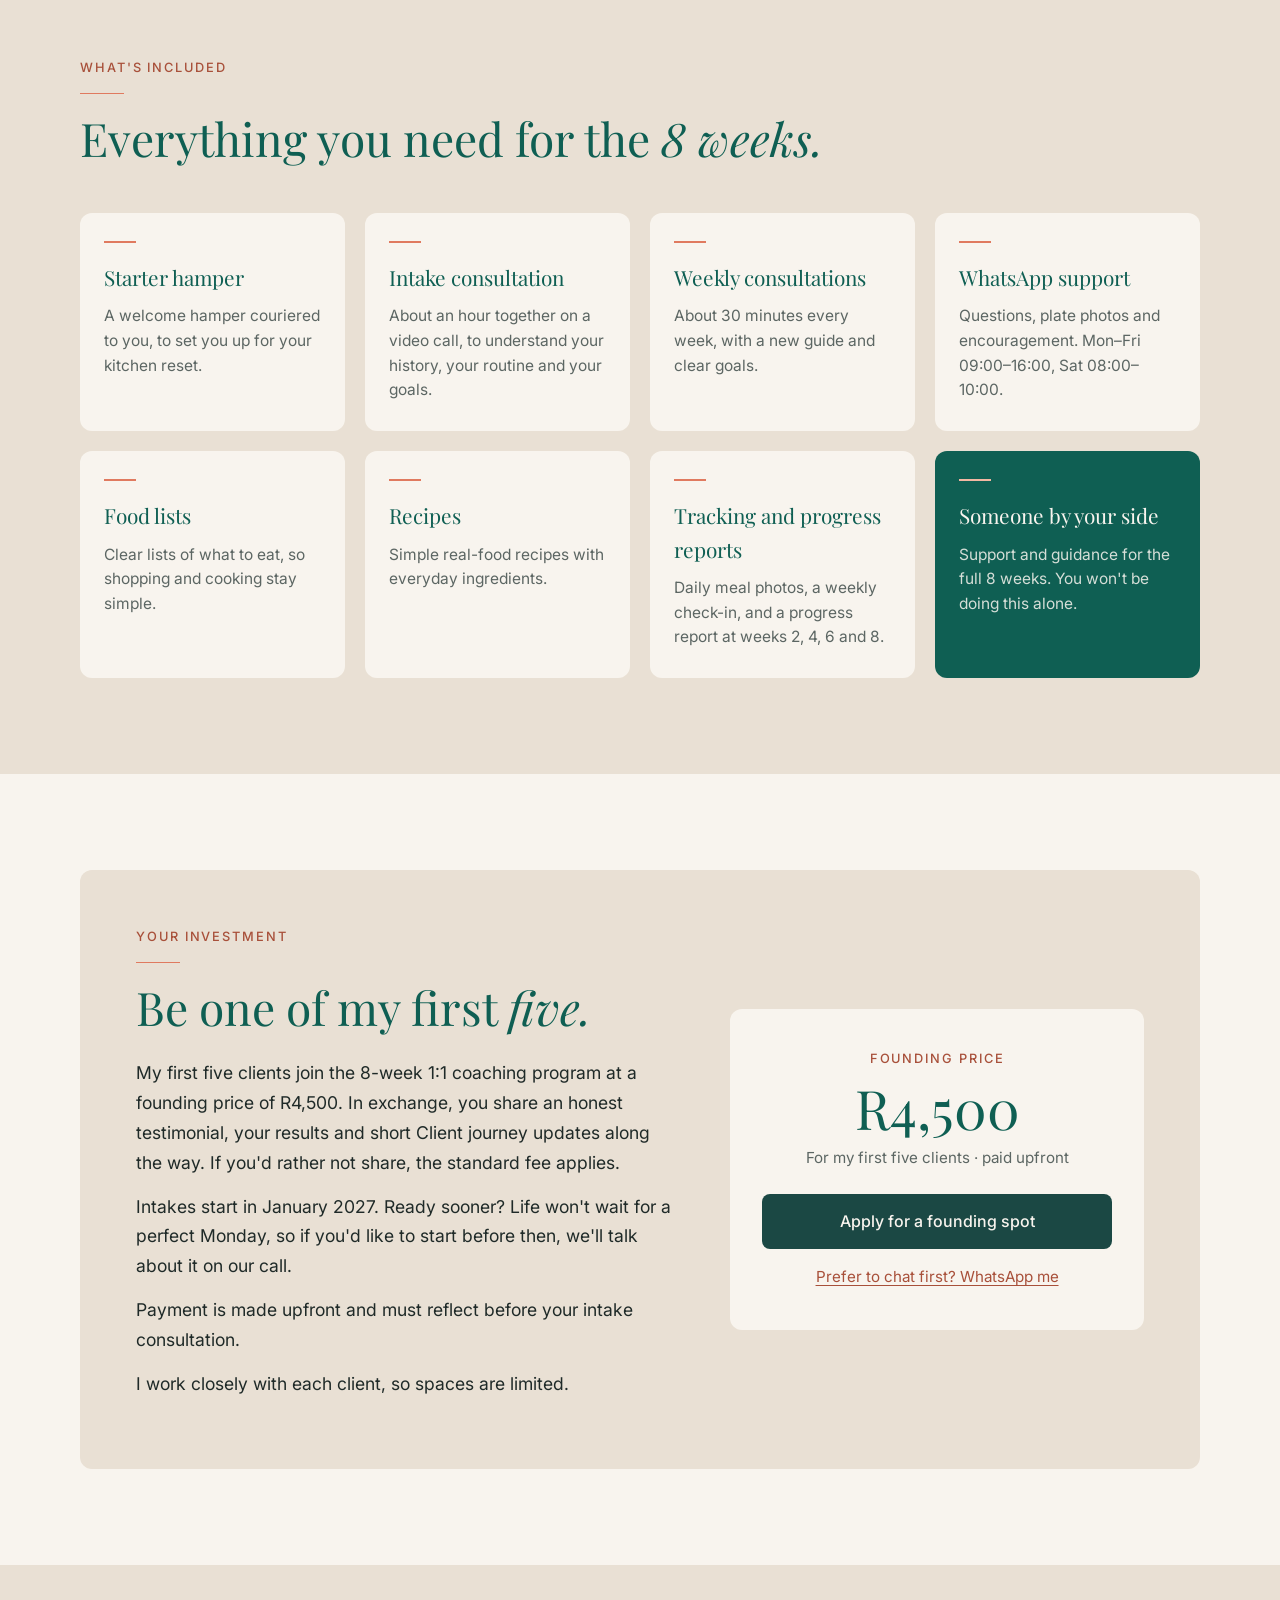
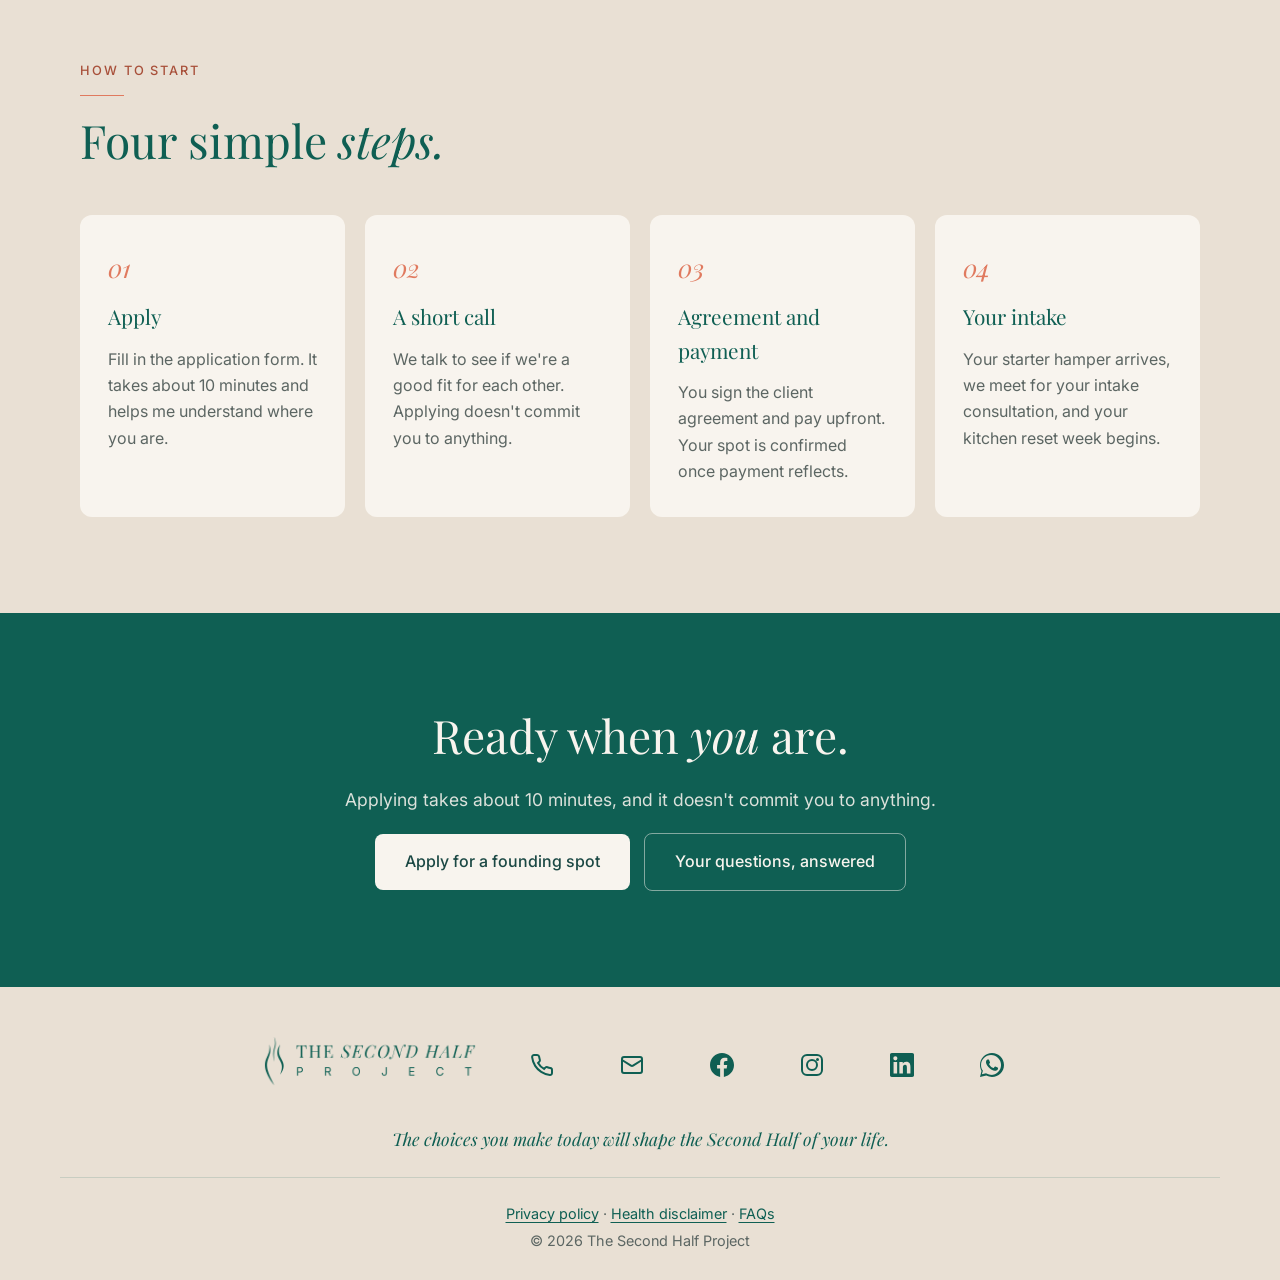
<file: program.html>
<!DOCTYPE html>
<html lang="en">
<head>
    <meta charset="UTF-8">
    <meta name="viewport" content="width=device-width, initial-scale=1.0">
    <title>The 8-week 1:1 coaching program | The Second Half Project</title>
    <meta name="description" content="Eight weeks to learn what and when to eat, one new habit a week, with weekly consultations and WhatsApp support. No exercise required. Founding price R4,500 for my first five clients.">
    <meta property="og:type" content="website">
    <meta property="og:site_name" content="The Second Half Project">
    <meta property="og:title" content="The 8-week 1:1 coaching program | The Second Half Project">
    <meta property="og:description" content="Eight weeks to learn what and when to eat, one new habit a week, with weekly consultations and WhatsApp support. No exercise required. Founding price R4,500 for my first five clients.">
    <meta property="og:image" content="https://secondhalfproject.co.za/res/program-berenice.jpg">
    <meta property="og:url" content="https://secondhalfproject.co.za/program.html">
    <link rel="preload" href="style.css?v=6" as="style">
    <link rel="stylesheet" href="style.css?v=6">
    <link rel="icon" type="image/png" href="res/TSHP Logo Tab_circle.png">
</head>
<body>
    <!-- Navigation -->
    <nav class="navbar">
        <div class="nav-container">
            <div class="logo">
                <a href="index.html">
                    <img src="res/TSHP Logo.png" alt="Second Half Project Logo" width="150" height="150">
                </a>
            </div>
            <div class="nav-mobile-right">
                <span class="current-page" id="currentPage">The Program</span>
                <button class="hamburger" id="hamburger">
                    <span></span>
                    <span></span>
                    <span></span>
                </button>
            </div>
            <div class="nav-menu" id="navMenu">
                <a href="index.html" class="nav-link">Home</a>
                <a href="about.html" class="nav-link">About</a>
                <a href="program.html" class="nav-link active">The Program</a>
                <a href="apply.html" class="nav-link">Apply</a>
                <a href="faq.html" class="nav-link">FAQs</a>
                <a href="contact.html" class="nav-link">Contact</a>
            </div>
        </div>
    </nav>

    <!-- Hero -->
    <section class="hero">
        <div class="hero-inner">
            <div class="hero-content">
                <p class="hero-eyebrow">The 8-week 1:1 coaching program</p>
                <h1>Eight weeks to learn what and when to eat — <em>for good.</em></h1>
                <p>One coach, one clear plan, and someone beside you every step of the way. No exercise required.</p>
                <div class="hero-buttons">
                    <a href="apply.html" class="btn btn-primary">Apply for a founding spot</a>
                    <a href="https://wa.me/27679783522?text=Hi%20Berenice%2C%20I%27d%20like%20to%20know%20more%20about%20the%208-week%20program." class="btn btn-secondary" target="_blank" rel="noopener">Chat on WhatsApp</a>
                </div>
            </div>
            <div class="hero-image">
                <img src="res/program-berenice.jpg" alt="Berenice replying to a client on WhatsApp" width="1000" height="1333" fetchpriority="high">
            </div>
        </div>
    </section>

    <!-- Is this for you? -->
    <section class="home-section home-sand">
        <div class="home-inner">
            <div class="section-head">
                <p class="eyebrow">Is this for you?</p>
                <h2>Made for women who are tired of <em>starting over.</em></h2>
            </div>
            <div class="fit-grid">
                <div class="fit-card">
                    <h3>This is for you if…</h3>
                    <ul class="fit-list yes">
                        <li>You've tried calorie counting, keto or other diets, and the weight came back.</li>
                        <li>You don't know what to eat, when to eat or where to start.</li>
                        <li>You do better with structure and someone keeping you on track.</li>
                        <li>You're ready to change your daily habits, one step at a time.</li>
                        <li>You'd like results without having to start exercising.</li>
                    </ul>
                </div>
                <div class="fit-card">
                    <h3>It's not for you if…</h3>
                    <ul class="fit-list no">
                        <li>You're looking for a quick fix or a crash diet.</li>
                        <li>You want a workout program.</li>
                        <li>You're not ready to change what's on your plate.</li>
                        <li>You have a medical condition or take medication that needs close medical supervision. Please speak to your doctor first.</li>
                    </ul>
                </div>
            </div>
        </div>
    </section>

    <!-- What to expect -->
    <section class="home-section">
        <div class="home-inner">
            <div class="section-head">
                <p class="eyebrow">What to expect</p>
                <h2>Feel the difference in weeks. <em>Keep it for life.</em></h2>
            </div>
            <div class="how-grid">
                <div class="how-step on-sand">
                    <span class="how-number">Weeks 1–3</span>
                    <h3>You start to feel it</h3>
                    <p>Many clients notice more energy, a clearer head and better sleep within the first few weeks.</p>
                </div>
                <div class="how-step on-sand">
                    <span class="how-number">Along the way</span>
                    <h3>Weight loss, the natural way</h3>
                    <p>I won't promise you a number on the scale. But I firmly believe this way of eating and living gives your body the best possible chance to lose weight naturally, at its own pace, and keep it off.</p>
                </div>
                <div class="how-step on-sand">
                    <span class="how-number">By week 8</span>
                    <h3>You know what to do, without me</h3>
                    <p>You'll know exactly what and when to eat, how to swap unhealthy foods for better options, and how to handle real life. That's the real result.</p>
                </div>
            </div>
        </div>
    </section>

    <!-- How the 8 weeks work (approved method, 5 Oct 2026) -->
    <section class="home-section">
        <div class="home-inner">
            <div class="section-head">
                <p class="eyebrow">How the 8 weeks work</p>
                <h2>One new habit at a <em>time.</em></h2>
            </div>
            <div class="start-grid">
                <div class="how-step on-sand"><span class="how-number">Week 0</span><h3>Your kitchen reset</h3><p>Right after your intake, you clear your kitchen one area a day, with a step-by-step guide and me on WhatsApp. Willpower runs out. A kitchen that works for you doesn't.</p></div>
                <div class="how-step on-sand"><span class="how-number">Weeks 1–8</span><h3>One new habit a week</h3><p>From week 1 you eat the Second Half way: real food, low in sugar and starch. Each week adds one new habit to the last, and you learn the why behind it.</p></div>
                <div class="how-step on-sand"><span class="how-number">Every day</span><h3>Your meal photos</h3><p>You WhatsApp me a photo of every meal, and I look at every one. It keeps you accountable and shows us both what's working.</p></div>
                <div class="how-step on-sand"><span class="how-number">Real life</span><h3>Made to last</h3><p>Homemade treat swaps from week 1, now and then, so you never feel deprived. Movement is welcome, never a requirement.</p></div>
            </div>
        </div>
    </section>

    <!-- What's included -->
    <section class="home-section home-sand">
        <div class="home-inner">
            <div class="section-head">
                <p class="eyebrow">What's included</p>
                <h2>Everything you need for the <em>8 weeks.</em></h2>
            </div>
            <div class="inc-grid">
                <div class="inc-card"><h3>Starter hamper</h3><p>A welcome hamper couriered to you, to set you up for your kitchen reset.</p></div>
                <div class="inc-card"><h3>Intake consultation</h3><p>About an hour together on a video call, to understand your history, your routine and your goals.</p></div>
                <div class="inc-card"><h3>Weekly consultations</h3><p>About 30 minutes every week, with a new guide and clear goals.</p></div>
                <div class="inc-card"><h3>WhatsApp support</h3><p>Questions, plate photos and encouragement. Mon–Fri 09:00–16:00, Sat 08:00–10:00.</p></div>
                <div class="inc-card"><h3>Food lists</h3><p>Clear lists of what to eat, so shopping and cooking stay simple.</p></div>
                <div class="inc-card"><h3>Recipes</h3><p>Simple real-food recipes with everyday ingredients.</p></div>
                <div class="inc-card"><h3>Tracking and progress reports</h3><p>Daily meal photos, a weekly check-in, and a progress report at weeks 2, 4, 6 and 8.</p></div>
                <div class="inc-card inc-accent"><h3>Someone by your side</h3><p>Support and guidance for the full 8 weeks. You won't be doing this alone.</p></div>
            </div>
        </div>
    </section>

    <!-- Price -->
    <section class="home-section">
        <div class="home-inner">
            <div class="offer-card">
                <div class="offer-text">
                    <p class="eyebrow">Your investment</p>
                    <h2>Be one of my first <em>five.</em></h2>
                    <p>My first five clients join the 8-week 1:1 coaching program at a founding price of R4,500. In exchange, you share an honest testimonial, your results and short Client journey updates along the way. If you'd rather not share, the standard fee applies.</p>
                    <p>Intakes start in January 2027. Ready sooner? Life won't wait for a perfect Monday, so if you'd like to start before then, we'll talk about it on our call.</p>
                    <p>Payment is made upfront and must reflect before your intake consultation.</p>
                    <p>I work closely with each client, so spaces are limited.</p>
                </div>
                <div class="offer-price">
                    <p class="price-label">Founding price</p>
                    <p class="price">R4,500</p>
                    <p class="price-note">For my first five clients · paid upfront</p>
                    <a href="apply.html" class="btn btn-primary">Apply for a founding spot</a>
                    <a href="https://wa.me/27679783522?text=Hi%20Berenice%2C%20I%27d%20like%20to%20know%20more%20about%20the%208-week%20program." class="text-link" target="_blank" rel="noopener">Prefer to chat first? WhatsApp me</a>
                </div>
            </div>
        </div>
    </section>

    <!-- How to start -->
    <section class="home-section home-sand">
        <div class="home-inner">
            <div class="section-head">
                <p class="eyebrow">How to start</p>
                <h2>Four simple <em>steps.</em></h2>
            </div>
            <div class="start-grid">
                <div class="how-step"><span class="how-number">01</span><h3>Apply</h3><p>Fill in the application form. It takes about 10 minutes and helps me understand where you are.</p></div>
                <div class="how-step"><span class="how-number">02</span><h3>A short call</h3><p>We talk to see if we're a good fit for each other. Applying doesn't commit you to anything.</p></div>
                <div class="how-step"><span class="how-number">03</span><h3>Agreement and payment</h3><p>You sign the client agreement and pay upfront. Your spot is confirmed once payment reflects.</p></div>
                <div class="how-step"><span class="how-number">04</span><h3>Your intake</h3><p>Your starter hamper arrives, we meet for your intake consultation, and your kitchen reset week begins.</p></div>
            </div>
        </div>
    </section>

    <!-- Closing -->
    <section class="coach-panel closing-panel">
        <div class="coach-text closing-text">
            <h2>Ready when <em>you</em> are.</h2>
            <p>Applying takes about 10 minutes, and it doesn't commit you to anything.</p>
            <div class="hero-buttons centred">
                <a href="apply.html" class="btn btn-light">Apply for a founding spot</a>
                <a href="faq.html" class="btn btn-ghost">Your questions, answered</a>
            </div>
        </div>
    </section>

    <!-- Footer -->
    <footer class="footer">
        <div class="container">
            <div class="footer-content">
                <div class="footer-logo">
                    <a href="index.html">
                        <img src="res/TSHP Logo.png" alt="The Second Half Project" width="900" height="218">
                    </a>
                </div>
                <a href="tel:+27679783522" class="footer-icon-link" title="Call" aria-label="Call">
                    <svg class="footer-icon" viewBox="0 0 24 24" fill="none" stroke="currentColor" stroke-width="2">
                        <path d="M22 16.92v3a2 2 0 0 1-2.18 2 19.79 19.79 0 0 1-8.63-3.07 19.5 19.5 0 0 1-6-6 19.79 19.79 0 0 1-3.07-8.67A2 2 0 0 1 4.11 2h3a2 2 0 0 1 2 1.72 12.84 12.84 0 0 0 .7 2.81 2 2 0 0 1-.45 2.11L8.09 9.91a16 16 0 0 0 6 6l1.27-1.27a2 2 0 0 1 2.11-.45 12.84 12.84 0 0 0 2.81.7A2 2 0 0 1 22 16.92z"></path>
                    </svg>
                </a>
                <a href="mailto:info@secondhalfproject.co.za" class="footer-icon-link" title="Email" aria-label="Email">
                    <svg class="footer-icon" viewBox="0 0 24 24" fill="none" stroke="currentColor" stroke-width="2">
                        <rect x="2" y="4" width="20" height="16" rx="2"></rect>
                        <path d="m22 7-8.97 5.7a1.94 1.94 0 0 1-2.06 0L2 7"></path>
                    </svg>
                </a>
                <a href="https://facebook.com/secondhalfproject" class="footer-icon-link" title="Facebook" aria-label="Facebook" target="_blank" rel="noopener">
                    <svg class="footer-icon" viewBox="0 0 24 24" fill="currentColor">
                        <path d="M24 12.073c0-6.627-5.373-12-12-12s-12 5.373-12 12c0 5.99 4.388 10.954 10.125 11.854v-8.385H7.078v-3.47h3.047V9.43c0-3.007 1.792-4.669 4.533-4.669 1.312 0 2.686.235 2.686.235v2.953H15.83c-1.491 0-1.956.925-1.956 1.874v2.25h3.328l-.532 3.47h-2.796v8.385C19.612 23.027 24 18.062 24 12.073z"></path>
                    </svg>
                </a>
                <a href="https://www.instagram.com/the_secondhalf_project" class="footer-icon-link" title="Instagram" aria-label="Instagram" target="_blank" rel="noopener">
                    <svg class="footer-icon" viewBox="0 0 24 24" fill="currentColor">
                        <rect x="2" y="2" width="20" height="20" rx="5" ry="5" fill="none" stroke="currentColor" stroke-width="2"></rect>
                        <path d="M12 7a5 5 0 1 0 0 10 5 5 0 0 0 0-10z" fill="none" stroke="currentColor" stroke-width="2"></path>
                        <circle cx="17.5" cy="6.5" r="1.5" fill="currentColor"></circle>
                    </svg>
                </a>
                <a href="https://www.linkedin.com/in/berenicebakkes" class="footer-icon-link" title="LinkedIn" aria-label="LinkedIn" target="_blank" rel="noopener">
                    <svg class="footer-icon" viewBox="0 0 24 24" fill="currentColor">
                        <path d="M20.45 20.45h-3.56v-5.57c0-1.33-.02-3.04-1.85-3.04-1.85 0-2.14 1.45-2.14 2.94v5.67H9.35V9h3.41v1.56h.05c.48-.9 1.64-1.85 3.37-1.85 3.6 0 4.27 2.37 4.27 5.46v6.28zM5.34 7.43a2.06 2.06 0 1 1 0-4.13 2.06 2.06 0 0 1 0 4.13zM7.12 20.45H3.56V9h3.56v11.45zM22.22 0H1.77C.79 0 0 .77 0 1.73v20.54C0 23.23.79 24 1.77 24h20.45c.98 0 1.78-.77 1.78-1.73V1.73C24 .77 23.2 0 22.22 0z"></path>
                    </svg>
                </a>
                <a href="https://wa.me/27679783522" class="footer-icon-link" title="WhatsApp" aria-label="WhatsApp" target="_blank" rel="noopener">
                    <svg class="footer-icon" viewBox="0 0 24 24" fill="currentColor">
                        <path d="M12 0C5.373 0 0 5.373 0 12c0 2.148.549 4.177 1.518 5.928L0 24l6.304-1.465A11.97 11.97 0 0 0 12 24c6.627 0 12-5.373 12-12S18.627 0 12 0zm0 21.96c-1.969 0-3.897-.489-5.565-1.427l-.399-.235-4.141.964.984-3.585-.245-.391C1.466 15.883 1.04 14.012 1.04 12c0-5.523 4.477-10 10-10s10 4.477 10 10-4.477 10-10 10zm5.441-7.504c-.295-.147-1.745-.862-2.016-.96-.27-.099-.468-.147-.667.147-.198.294-.768.96-.941 1.159-.173.199-.347.223-.644.075-.296-.148-1.254-.462-2.389-1.475-.883-.788-1.48-1.76-1.653-2.059-.173-.297-.018-.458.13-.606.134-.133.298-.347.446-.52.148-.174.198-.298.298-.496.099-.198.049-.371-.025-.52-.075-.148-.667-1.611-.916-2.206-.242-.579-.487-.5-.667-.51-.173-.008-.371-.01-.569-.01-.198 0-.52.074-.792.372-.271.297-1.04 1.016-1.04 2.479 0 1.462 1.065 2.875 1.213 3.074.148.198 2.095 3.2 5.076 4.487.709.306 1.262.489 1.694.625.712.227 1.36.195 1.871.118.571-.085 1.758-.719 2.006-1.413.248-.694.248-1.289.173-1.413-.074-.124-.272-.198-.569-.347z"></path>
                    </svg>
                </a>
            </div>

            <p class="footer-line"><em>The choices you make today will shape the Second Half of your life.</em></p>
            <div class="footer-bottom">
                <p class="footer-legal"><a href="privacy.html">Privacy policy</a> · <a href="disclaimer.html">Health disclaimer</a> · <a href="faq.html">FAQs</a></p>
                <p>&copy; 2026 The Second Half Project</p>
            </div>
        </div>
    </footer>
    <script src="script.js?v=3" defer></script>
</body>
</html>
</file>
<file: style.css>
/* The Second Half Project — site styles. Brand fonts: */
@import url('https://fonts.googleapis.com/css2?family=Inter:wght@300;400;500;600&family=Playfair+Display:ital,wght@0,400;0,500;1,400&display=swap');

/* Global Styles */
* {
    margin: 0;
    padding: 0;
    box-sizing: border-box;
}

html {
    height: 100%;
    scroll-behavior: smooth;
    overflow-x: hidden;
}

body {
    font-family: 'Inter', -apple-system, 'Segoe UI', Roboto, sans-serif;
    line-height: 1.6;
    color: #1F2A28;
    background-color: #fff;
    display: flex;
    flex-direction: column;
    min-height: 100vh;
    overflow-x: hidden;
}

main, section {
    flex: 1;
}

a {
    text-decoration: none;
    color: inherit;
}

.container {
    max-width: 1200px;
    margin: 0 auto;
    padding: 0 20px;
    width: 100%;
    box-sizing: border-box;
}

/* Animations */
@keyframes fadeIn {
    from {
        opacity: 0;
    }
    to {
        opacity: 1;
    }
}

@keyframes slideInUp {
    from {
        opacity: 0;
        transform: translateY(30px);
    }
    to {
        opacity: 1;
        transform: translateY(0);
    }
}

@keyframes slideInDown {
    from {
        opacity: 0;
        transform: translateY(-30px);
    }
    to {
        opacity: 1;
        transform: translateY(0);
    }
}

@keyframes slideInLeft {
    from {
        opacity: 0;
        transform: translateX(-30px);
    }
    to {
        opacity: 1;
        transform: translateX(0);
    }
}

@keyframes slideInRight {
    from {
        opacity: 0;
        transform: translateX(30px);
    }
    to {
        opacity: 1;
        transform: translateX(0);
    }
}

@keyframes scaleIn {
    from {
        opacity: 0;
        transform: scale(0.95);
    }
    to {
        opacity: 1;
        transform: scale(1);
    }
}

@keyframes shimmer {
    0% {
        background-position: -1000px 0;
    }
    100% {
        background-position: 1000px 0;
    }
}

/* Navigation */
.navbar {
    background-color: #fff;
    box-shadow: 0 2px 5px rgba(0, 0, 0, 0.1);
    position: sticky;
    top: 0;
    z-index: 100;
}

.nav-container {
    max-width: 1200px;
    margin: 0 auto;
    padding: 15px 20px;
    display: flex;
    justify-content: space-between;
    align-items: center;
    gap: 60px;
}

.logo img {
    height: 120px;
    width: auto;
}

.nav-menu {
    display: flex;
    gap: 30px;
    justify-content: flex-end;
    align-items: center;
}

.nav-link {
    color: #1F2A28;
    font-weight: 400;
    transition: all 0.3s ease;
    font-size: 1rem;
    padding: 10px 18px;
    border-radius: 6px;
    position: relative;
    display: inline-block;
}

.nav-link:hover {
    color: #0F5F53;
    background-color: #fff;
    transform: translateY(-2px);
}

.nav-link.active {
    color: #0F5F53;
    background-color: rgba(15, 95, 83, 0.12);
    border-bottom: 2px solid #0F5F53;
}

.hamburger {
    display: none;
}

.nav-mobile-right {
    display: none;
}

.search-box {
    display: flex;
}

.search-box input {
    padding: 10px 15px;
    border: 1px solid #E9E0D4;
    border-radius: 4px;
    width: 200px;
    font-size: 14px;
}

.search-box input::placeholder {
    color: #5C6663;
}

/* Hero Section */
.hero {
    background-color: #E9E0D4;
    padding: 100px 20px 100px 20px;
    text-align: center;
}

.hero-content {
    max-width: 900px;
    margin: 0 auto;
}

.hero-content h1 {
    font-size: 1.5rem;
    font-weight: 400;
    color: #0F5F53;
    margin-bottom: 20px;
    line-height: 1.2;
    font-family: 'Inter', -apple-system, 'Segoe UI', Roboto, sans-serif;
    letter-spacing: -0.5px;
    opacity: 0;
    transform: translateY(-30px);
}

.hero-content h1.animate-in {
    animation: slideInDown 0.8s ease-out forwards;
}

.hero-content h2 {
    font-size: 2.8rem;
    font-weight: 400;
    color: #0F5F53;
    margin-bottom: 20px;
    line-height: 1.35;
    font-family: 'Inter', -apple-system, 'Segoe UI', Roboto, sans-serif;
    letter-spacing: -0.5px;
    max-width: 800px;
    margin-left: auto;
    margin-right: auto;
    text-shadow: 2px 2px 4px rgba(0, 0, 0, 0.15);
    opacity: 0;
    transform: translateY(30px);
}

.hero-content h2.animate-in {
    animation: slideInUp 0.8s ease-out 0.1s forwards;
}

.hero-content h2.hero-subtitle {
    margin-bottom: 35px;
}

.hero-content p {
    font-size: 1.15rem;
    color: #0F5F53;
    margin-bottom: 35px;
    line-height: 1.7;
    max-width: 800px;
    margin-left: auto;
    margin-right: auto;
    font-family: 'Inter', -apple-system, 'Segoe UI', Roboto, sans-serif;
    opacity: 0;
    transform: translateY(30px);
}

.hero-content p.animate-in {
    animation: slideInUp 0.8s ease-out 0.2s forwards;
}

/* Buttons */
.btn {
    display: inline-block;
    padding: 15px 50px;
    border-radius: 8px;
    font-weight: 600;
    transition: all 0.3s ease;
    cursor: pointer;
    border: none;
    font-size: 1.1rem;
    opacity: 0;
    transform: translateY(30px);
}

.btn.animate-in {
    animation: slideInUp 0.8s ease-out 0.3s forwards;
}

.btn-primary {
    background-color: #0F5F53;
    color: #fff;
}

.btn-primary:hover {
    background-color: #1B4844;
    transform: translateY(-2px);
    box-shadow: 0 6px 16px rgba(15, 95, 83, 0.5);
}

.btn-primary:active {
    transform: translateY(0);
    box-shadow: 0 2px 8px rgba(15, 95, 83, 0.3);
}

.btn-primary:focus {
    outline: 2px solid #0F5F53;
    outline-offset: 2px;
}

/* Three Pillars Section */
.pillars {
    padding: 80px 20px;
    background-color: #F8F4EE;
}

.section-title {
    font-size: 2.5rem;
    text-align: center;
    margin-bottom: 60px;
    color: #1B4844;
    font-weight: 400;
    font-family: 'Inter', -apple-system, 'Segoe UI', Roboto, sans-serif;
    letter-spacing: -0.5px;
}

.pillars-grid {
    display: grid;
    grid-template-columns: repeat(auto-fit, minmax(300px, 1fr));
    gap: 40px;
    margin-bottom: 60px;
}

.pillar {
    background: #fff;
    padding: 40px;
    border-radius: 8px;
    box-shadow: 0 2px 10px rgba(0, 0, 0, 0.08);
    transition: transform 0.3s ease, box-shadow 0.3s ease;
    opacity: 0;
    transform: scale(0.95);
}

.pillar.animate-in {
    animation: scaleIn 0.6s ease-out forwards;
}

.pillar:hover {
    transform: translateY(-5px);
    box-shadow: 0 8px 20px rgba(0, 0, 0, 0.12);
}

.pillar h3 {
    font-size: 1.8rem;
    margin-bottom: 20px;
    color: #0F5F53;
    font-weight: 700;
}

.pillar p {
    color: #5C6663;
    line-height: 1.8;
    font-size: 1rem;
}

.cta-section {
    text-align: center;
    margin-top: 40px;
}

/* Approach Section */
.approach-section {
    padding: 40px 20px 80px 20px;
    background-color: #F8F4EE;
}

.approach-title {
    font-size: 2.8rem;
    text-align: center;
    margin-bottom: 35px;
    color: #0F5F53;
    font-weight: 400;
    font-family: 'Inter', -apple-system, 'Segoe UI', Roboto, sans-serif;
    letter-spacing: -0.5px;
    opacity: 0;
    transform: translateY(-30px);
}

.approach-title.animate-in {
    animation: slideInDown 0.8s ease-out forwards;
}

.approach-grid {
    display: grid;
    grid-template-columns: repeat(auto-fit, minmax(250px, 1fr));
    gap: 60px;
    margin-bottom: 40px;
    max-width: 1000px;
    margin-left: auto;
    margin-right: auto;
}

.approach-card {
    text-align: center;
    border: 1px solid #E9E0D4;
    padding: 40px 30px;
    border-radius: 12px;
    transition: all 0.3s ease;
    background-color: #fff;
    display: flex;
    flex-direction: column;
    box-shadow: 0 2px 8px rgba(0, 0, 0, 0.06);
    opacity: 0;
    transform: scale(0.95);
}

.approach-card.animate-in {
    animation: scaleIn 0.6s ease-out forwards;
}

.approach-card:hover {
    background-color: #fff;
    box-shadow: 0 12px 28px rgba(15, 95, 83, 0.15);
    transform: translateY(-8px);
    border-color: #0F5F53;
}

.approach-card h3 {
    font-size: 1.8rem;
    color: #0F5F53;
    margin-bottom: 20px;
    font-weight: 400;
    font-family: 'Inter', -apple-system, 'Segoe UI', Roboto, sans-serif;
    letter-spacing: -0.5px;
}

.approach-card:hover h3 {
    color: #0F5F53;
}

.approach-card p {
    font-size: 1rem;
    color: #5C6663;
    line-height: 1.8;
    font-family: 'Inter', -apple-system, 'Segoe UI', Roboto, sans-serif;
    flex: 1;
    display: flex;
    align-items: center;
    justify-content: center;
}

.approach-icon {
    width: 80px;
    height: 80px;
    margin: 0 auto 1rem auto;
    object-fit: contain;
    opacity: 0;
    transform: translateY(-30px);
}

.approach-icon.animate-in {
    animation: slideInDown 0.6s ease-out forwards;
}

.approach-cta {
    text-align: center;
}

/* Why Section */
.why-section {
    padding: 40px 20px 80px 20px;
    background-color: #E9E0D4;
    text-align: center;
}

.why-title {
    font-size: 2.8rem;
    color: #0F5F53;
    margin-bottom: 20px;
    font-weight: 400;
    font-family: 'Inter', -apple-system, 'Segoe UI', Roboto, sans-serif;
    letter-spacing: -0.5px;
    opacity: 0;
    transform: translateY(-30px);
}

.why-title.animate-in {
    animation: slideInDown 0.8s ease-out forwards;
}

.why-description {
    font-size: 1.1rem;
    color: #5C6663;
    margin-bottom: 30px;
    line-height: 1.8;
    max-width: 800px;
    margin-left: auto;
    margin-right: auto;
    font-family: 'Inter', -apple-system, 'Segoe UI', Roboto, sans-serif;
    opacity: 0;
    transform: translateY(30px);
}

.why-description.animate-in {
    animation: slideInUp 0.8s ease-out 0.2s forwards;
}

.why-highlight {
    font-size: 2rem;
    color: #0F5F53;
    font-weight: 400;
    line-height: 1.8;
    font-family: 'Inter', -apple-system, 'Segoe UI', Roboto, sans-serif;
    margin-bottom: 30px;
    opacity: 0;
    transform: translateY(30px);
}

.why-highlight.animate-in {
    animation: slideInUp 0.8s ease-out 0.4s forwards;
}

.why-cta {
    text-align: center;
}

.highlight-text {
    font-style: italic;
    font-weight: 400;
}

/* About Section */
.about-section {
    padding: 40px 20px 60px 20px;
    background-color: #E9E0D4;
    display: flex;
    align-items: center;
    justify-content: center;
}

.about-title {
    font-size: 2.8rem;
    color: #0F5F53;
    margin-bottom: 45px;
    font-weight: 400;
    text-align: left;
    font-family: 'Inter', -apple-system, 'Segoe UI', Roboto, sans-serif;
    letter-spacing: -0.5px;
    margin-left: 490px;
    opacity: 0;
    transform: translateX(-30px);
}

.about-title.animate-in {
    animation: slideInLeft 0.8s ease-out forwards;
}

.about-wrapper {
    display: block;
    opacity: 0;
}

.about-wrapper.animate-in {
    animation: fadeIn 0.8s ease-out forwards;
}

.about-image {
    display: flex;
    flex-direction: column;
    align-items: center;
    float: left;
    margin-right: 40px;
    margin-bottom: 20px;
    opacity: 0;
    transform: translateX(-30px);
}

.about-image.animate-in {
    animation: slideInLeft 0.8s ease-out forwards;
}

.about-image img {
    max-width: 100%;
    height: auto;
    border-radius: 8px;
    margin-bottom: 20px;
    width: 400px;
    margin-top: -120px;
}

.coach-name {
    font-size: 1.1rem;
    color: #0F5F53;
    font-weight: 600;
    text-align: center;
    letter-spacing: 1px;
    font-family: 'Inter', -apple-system, 'Segoe UI', Roboto, sans-serif;
    opacity: 0;
    transform: translateY(30px);
}

.coach-name.animate-in {
    animation: slideInUp 0.6s ease-out 0.2s forwards;
}

.about-content {
    text-align: left;
    opacity: 0;
    transform: translateX(30px);
}

.about-content.animate-in {
    animation: slideInRight 0.8s ease-out forwards;
}

.about-content p {
    font-size: 1.1rem;
    color: #5C6663;
    margin-bottom: 30px;
    line-height: 1.8;
    font-family: 'Inter', -apple-system, 'Segoe UI', Roboto, sans-serif;
}

.about-content p:not(:first-child) {
    clear: left;
}

.about-content p:last-child {
    margin-bottom: 0;
}

.highlight-brand {
    font-style: italic;
}

/* Who Section */
.who-section {
    padding: 30px 20px 80px 20px;
    background-color: #E9E0D4;
}

.who-section .container {
    display: flex;
    flex-direction: column;
    align-items: center;
}

.who-title {
    font-size: 2.8rem;
    color: #0F5F53;
    margin-bottom: 30px;
    font-weight: 400;
    text-align: center;
    width: 100%;
    font-family: 'Inter', -apple-system, 'Segoe UI', Roboto, sans-serif;
    letter-spacing: -0.5px;
    opacity: 0;
    transform: translateY(-30px);
}

.who-title.animate-in {
    animation: slideInDown 0.8s ease-out forwards;
}

.who-intro {
    font-size: 1.3rem;
    color: #1F2A28;
    margin-bottom: 25px;
    text-align: center;
    font-weight: 400;
    width: 100%;
    font-family: 'Inter', -apple-system, 'Segoe UI', Roboto, sans-serif;
    opacity: 0;
}

.who-intro.animate-in {
    animation: fadeIn 0.8s ease-out 0.2s forwards;
}

.who-grid {
    display: grid;
    grid-template-columns: repeat(2, 1fr);
    gap: 30px;
    margin-bottom: 60px;
    max-width: 900px;
    width: 100%;
    align-items: stretch;
}

.who-column {
    text-align: left;
}

.who-list {
    list-style: none;
    padding: 0;
    margin: 0;
    display: flex;
    flex-direction: column;
    gap: 28px;
}

.who-list li {
    font-size: 1.15rem;
    color: #1F2A28;
    padding-left: 0;
    position: relative;
    line-height: 1.6;
    font-weight: 400;
    font-family: 'Inter', -apple-system, 'Segoe UI', Roboto, sans-serif;
}

.who-list li:before {
    content: "";
    position: absolute;
    left: 0;
    color: #0F5F53;
    font-size: 1.2rem;
    font-weight: bold;
}

.who-benefit {
    font-size: 1.15rem;
    color: #0F5F53;
    margin-bottom: 50px;
    text-align: center;
    line-height: 1.8;
    max-width: 1000px;
    width: 100%;
    font-family: 'Inter', -apple-system, 'Segoe UI', Roboto, sans-serif;
}

.who-cta {
    text-align: center;
}

.who-cta {
    text-align: center;
    width: 100%;
}

/* Philosophy Section */
.philosophy-section {
    padding: 80px 20px;
    background-color: #F8F4EE;
}

.philosophy-section .container {
    max-width: 900px;
}

.philosophy-title {
    font-size: 2.8rem;
    color: #0F5F53;
    margin-bottom: 45px;
    font-weight: 400;
    text-align: center;
    font-family: 'Inter', -apple-system, 'Segoe UI', Roboto, sans-serif;
    letter-spacing: -0.5px;
    opacity: 0;
    transform: translateY(-30px);
}

.philosophy-title.animate-in {
    animation: slideInDown 0.8s ease-out forwards;
}

.philosophy-content {
    max-width: 800px;
    margin: 0 auto;
    text-align: center;
    opacity: 0;
}

.philosophy-content.animate-in {
    animation: fadeIn 0.8s ease-out 0.2s forwards;
}

.philosophy-content p {
    font-size: 1.1rem;
    color: #5C6663;
    margin-bottom: 30px;
    line-height: 1.8;
    font-family: 'Inter', -apple-system, 'Segoe UI', Roboto, sans-serif;
}

.philosophy-principles {
    display: grid;
    grid-template-columns: repeat(auto-fit, minmax(250px, 1fr));
    gap: 40px;
    margin: 50px 0;
    text-align: center;
}

.principle {
    background-color: #fff;
    padding: 30px;
    border-radius: 8px;
    box-shadow: 0 2px 10px rgba(0, 0, 0, 0.08);
    transition: transform 0.3s ease, box-shadow 0.3s ease;
    opacity: 0;
    transform: scale(0.95);
}

.principle.animate-in {
    animation: scaleIn 0.6s ease-out forwards;
}

.principle:hover {
    transform: translateY(-5px);
    box-shadow: 0 8px 20px rgba(0, 0, 0, 0.12);
}

.principle h3 {
    font-size: 1.5rem;
    color: #0F5F53;
    margin-bottom: 15px;
    font-weight: 400;
    font-family: 'Inter', -apple-system, 'Segoe UI', Roboto, sans-serif;
    letter-spacing: -0.5px;
}

.principle p {
    font-size: 1rem;
    color: #5C6663;
    line-height: 1.8;
}

/* Program Section */
.program-section {
    padding: 80px 20px;
    background-color: #E9E0D4;
}

.program-section .container {
    display: flex;
    flex-direction: column;
    align-items: center;
}

.program-title {
    font-size: 2.8rem;
    color: #0F5F53;
    margin-bottom: 45px;
    font-weight: 400;
    text-align: center;
    font-family: 'Inter', -apple-system, 'Segoe UI', Roboto, sans-serif;
    letter-spacing: -0.5px;
    opacity: 0;
    transform: translateY(-30px);
}

.program-title.animate-in {
    animation: slideInDown 0.8s ease-out forwards;
}

.program-wrapper {
    display: flex;
    justify-content: center;
}

.program-content {
    text-align: center;
    max-width: 800px;
    opacity: 0;
    transform: translateY(-30px);
}

.program-content.animate-in {
    animation: slideInDown 0.8s ease-out 0.2s forwards;
}

.program-content p {
    font-size: 1.1rem;
    color: #5C6663;
    margin-bottom: 30px;
    line-height: 1.8;
    font-family: 'Inter', -apple-system, 'Segoe UI', Roboto, sans-serif;
}

.program-content p:last-child {
    margin-bottom: 0;
}

.program-image {
    display: flex;
    justify-content: center;
    align-items: stretch;
    opacity: 0;
    transform: translateX(30px);
}

.program-image.animate-in {
    animation: slideInRight 0.8s ease-out 0.2s forwards;
}

.program-image img {
    width: 100%;
    height: 100%;
    object-fit: fill;
    border-radius: 8px;
}

/* Included Section */
.included-section {
    padding: 15px 20px;
    background-color: #F8F4EE;
}

.included-section .container {
    display: flex;
    flex-direction: column;
    align-items: center;
}

.included-title {
    font-size: 2.8rem;
    color: #0F5F53;
    padding: 20px 20px;
    margin-bottom: 30px;
    font-weight: 400;
    text-align: center;
    width: 100%;
    font-family: 'Inter', -apple-system, 'Segoe UI', Roboto, sans-serif;
    letter-spacing: -0.5px;
    opacity: 0;
    transform: translateY(-30px);
}

.included-title.animate-in {
    animation: slideInDown 0.8s ease-out forwards;
}

.included-grid {
    display: grid;
    grid-template-columns: repeat(2, 1fr);
    gap: 30px;
    margin-bottom: 20px;
    max-width: 900px;
    width: 100%;
    align-items: stretch;
}

.included-column {
    text-align: left;
}

.included-list {
    list-style: none;
    padding: 0;
    margin: 0;
    display: flex;
    flex-direction: column;
    gap: 28px;
}

.included-list li {
    font-size: 1.1rem;
    color: #0F5F53;
    position: relative;
    line-height: 1.8;
    font-weight: 600;
    font-family: 'Inter', -apple-system, 'Segoe UI', Roboto, sans-serif;
    opacity: 0;
    transform: translateY(30px);
}

.included-list li.animate-in {
    animation: slideInUp 0.6s ease-out forwards;
}

.included-list li:before {
    position: absolute;
    left: 0;
    color: #0F5F53;
    font-size: 1.3rem;
    font-weight: bold;
}

/* FAQ Section */
.faq-section {
    padding: 15px 20px;
    background-color: #F8F4EE;
}

.faq-section .container {
    display: flex;
    flex-direction: column;
    align-items: center;
}

.faq-title {
    font-size: 2.8rem;
    color: #0F5F53;
    margin-bottom: 30px;
    font-weight: 400;
    text-align: center;
    width: 100%;
    font-family: 'Inter', -apple-system, 'Segoe UI', Roboto, sans-serif;
    letter-spacing: -0.5px;
    opacity: 0;
    transform: translateY(-30px);
}

.faq-title.animate-in {
    animation: slideInDown 0.8s ease-out forwards;
}

.faq-container {
    width: 100%;
    max-width: 900px;
    opacity: 0;
}

.faq-container.animate-in {
    animation: fadeIn 0.8s ease-out 0.2s forwards;
}

.faq-item {
    margin-bottom: 20px;
    border: 1px solid #E9E0D4;
    border-radius: 4px;
    background-color: #F8F4EE;
    overflow: hidden;
    opacity: 0;
    transform: translateY(30px);
}

.faq-item.animate-in {
    animation: slideInUp 0.6s ease-out forwards;
}

.faq-header {
    width: 100%;
    padding: 20px;
    background-color: #F8F4EE;
    border: none;
    cursor: pointer;
    display: flex;
    align-items: center;
    gap: 15px;
    transition: all 0.3s ease;
    text-align: left;
}

.faq-header:hover {
    background-color: #F8F4EE;
}

.faq-icon {
    color: #0F5F53;
    font-size: 1.5rem;
    font-weight: bold;
    min-width: 20px;
    text-align: center;
    transition: all 0.3s ease;
}

.faq-question {
    color: #0F5F53;
    font-size: 1.05rem;
    font-weight: 400;
    margin: 0;
    font-family: 'Inter', -apple-system, 'Segoe UI', Roboto, sans-serif;
}

.faq-content {
    max-height: 0;
    overflow: hidden;
    transition: max-height 0.3s ease;
}

.faq-item.active .faq-content {
    max-height: 500px;
}

.faq-content p {
    padding: 0 20px 20px 20px;
    color: #5C6663;
    font-size: 1rem;
    line-height: 1.8;
    margin: 0;
    font-family: 'Inter', -apple-system, 'Segoe UI', Roboto, sans-serif;
}

/* Program CTA Section */
.program-cta-section {
    padding: 60px 20px;
    background-color: #F8F4EE;
    text-align: center;
}

.program-apply-cta {
    text-align: center;
}

/* Apply Section */
.apply-section {
    padding: 30px 20px 80px 20px;
    background-color: #E9E0D4;
    display: flex;
    align-items: center;
    justify-content: center;
    overflow-x: hidden;
}

.apply-title {
    font-size: 2.8rem;
    color: #0F5F53;
    margin-bottom: 45px;
    font-weight: 400;
    text-align: center;
    font-family: 'Inter', -apple-system, 'Segoe UI', Roboto, sans-serif;
    letter-spacing: -0.5px;
    opacity: 0;
    transform: translateY(-30px);
}

.apply-title.animate-in {
    animation: slideInDown 0.8s ease-out forwards;
}

.apply-content {
    max-width: 900px;
    margin: 0 auto;
    text-align: center;
    opacity: 0;
    width: 100%;
    box-sizing: border-box;
}

.apply-content.animate-in {
    animation: fadeIn 0.8s ease-out 0.2s forwards;
}

.apply-intro {
    font-size: 1.2rem;
    color: #5C6663;
    margin-bottom: 20px;
    line-height: 1.8;
    font-family: 'Inter', -apple-system, 'Segoe UI', Roboto, sans-serif;
    font-weight: 500;
}

.apply-tagline {
    font-size: 1.2rem;
    color: #5C6663;
    margin-bottom: 50px;
    line-height: 1.8;
    font-family: 'Inter', -apple-system, 'Segoe UI', Roboto, sans-serif;
    font-weight: 500;
}

.highlight-italic {
    font-style: italic;
    font-weight: 400;
}

.apply-button-container {
    margin-bottom: 45px;
}

.google-form-container {
    width: 100%;
    max-width: 900px;
    margin: 0 auto 45px auto;
    padding: 0;
    opacity: 0;
}

.google-form-container.animate-in {
    animation: fadeIn 0.8s ease-out 0.4s forwards;
}

.google-form-container iframe {
    width: 100%;
    border-radius: 8px;
    border: none;
}

.apply-info {
    margin-top: 45px;
}

.apply-info p {
    font-size: 1rem;
    color: #5C6663;
    margin-bottom: 15px;
    line-height: 1.8;
    font-family: 'Inter', -apple-system, 'Segoe UI', Roboto, sans-serif;
}

.apply-info p:last-child {
    margin-bottom: 0;
}

/* Contact Section */
.contact-section {
    padding: 30px 20px 80px 20px;
    background-color: #E9E0D4;
    display: flex;
    align-items: center;
    justify-content: center;
}

.contact-title {
    font-size: 2.8rem;
    color: #0F5F53;
    margin-bottom: 20px;
    font-weight: 400;
    text-align: center;
    font-family: 'Inter', -apple-system, 'Segoe UI', Roboto, sans-serif;
    letter-spacing: -0.5px;
    opacity: 0;
    transform: translateY(-30px);
}

.contact-title.animate-in {
    animation: slideInDown 0.8s ease-out forwards;
}

.contact-intro {
    font-size: 1.1rem;
    color: #5C6663;
    margin-bottom: 8px;
    text-align: center;
    line-height: 1.8;
    max-width: 800px;
    margin-left: auto;
    margin-right: auto;
    font-family: 'Inter', -apple-system, 'Segoe UI', Roboto, sans-serif;
}

.contact-intro:last-of-type {
    margin-bottom: 45px;
}

.contact-grid {
    display: grid;
    grid-template-columns: repeat(auto-fit, minmax(280px, 1fr));
    gap: 40px;
    margin-bottom: 45px;
    margin-left: auto;
    margin-right: auto;
    max-width: 1000px;
    width: 100%;
}

.contact-card {
    text-align: center;
    padding: 40px 30px;
    border: 2px solid #0F5F53;
    border-radius: 8px;
    background-color: #fff;
    transition: all 0.3s ease;
    display: flex;
    flex-direction: column;
    align-items: center;
    opacity: 0;
    transform: scale(0.95);
    text-decoration: none;
    color: inherit;
    cursor: pointer;
}

.contact-card.animate-in {
    animation: scaleIn 0.6s ease-out forwards;
}

.contact-card:hover {
    background-color: transparent;
    box-shadow: 0 8px 20px rgba(0, 0, 0, 0.1);
    transform: translateY(-5px);
    border-color: #0F5F53;
}

.contact-icon-wrapper {
    display: flex;
    align-items: center;
    justify-content: center;
    width: 80px;
    height: 80px;
    background-color: rgba(15, 95, 83, 0.1);
    border-radius: 50%;
    margin-bottom: 20px;
    transition: all 0.3s ease;
}

.contact-card:hover .contact-icon-wrapper {
    background-color: rgba(15, 95, 83, 0.2);
    transform: scale(1.1);
}

.contact-icon {
    width: 40px;
    height: 40px;
    color: #0F5F53;
}

.contact-card h3 {
    font-size: 1.4rem;
    color: #0F5F53;
    margin-bottom: 15px;
    font-weight: 400;
    font-family: 'Inter', -apple-system, 'Segoe UI', Roboto, sans-serif;
    letter-spacing: -0.5px;
}

.contact-card:hover h3 {
    color: #0F5F53;
}

.contact-link {
    color: #0F5F53;
    font-weight: 600;
    text-decoration: none;
    transition: all 0.3s ease;
    font-size: 1.05rem;
}

.contact-card:hover .contact-link {
    text-decoration: underline;
    color: #1B4844;
}

.contact-text {
    color: #5C6663;
    font-size: 1.05rem;
    line-height: 1.6;
}

.contact-note {
    text-align: center;
    padding: 30px;
    background-color: rgba(15, 95, 83, 0.08);
    border-radius: 8px;
    max-width: 800px;
    margin-left: auto;
    margin-right: auto;
}

.contact-note p {
    color: #5C6663;
    font-size: 1rem;
    line-height: 1.8;
    margin: 0;
}

/* Old Approach Section */
.approach {
    padding: 80px 20px;
    background-color: #fff;
    text-align: center;
}

.approach h2 {
    font-size: 2.5rem;
    margin-bottom: 30px;
    color: #1B4844;
    font-weight: 700;
}

.approach p {
    font-size: 1.1rem;
    color: #5C6663;
    margin-bottom: 20px;
    line-height: 1.8;
    max-width: 800px;
    margin-left: auto;
    margin-right: auto;
}

.approach p.highlight {
    font-weight: 600;
    font-size: 1.2rem;
    color: #0F5F53;
    margin-top: 30px;
}

/* Footer */
.footer {
    background-color: #1B4844;
    color: #fff;
    padding: 45px 20px 20px;
    flex-shrink: 0;
    margin-top: auto;
}

.footer-logo {
    display: flex;
    align-items: center;
    justify-content: center;
}

.footer-logo img {
    height: 150px;
    width: auto;
}

.footer-content {
    display: flex;
    gap: 40px;
    margin-bottom: 30px;
    text-align: center;
    align-items: center;
    justify-content: center;
    flex-wrap: nowrap;
}

.footer-section h4 {
    margin-bottom: 15px;
    font-size: 1.2rem;
}

.footer-section p {
    color: #E9E0D4;
}

.footer-section a {
    color: #E9E0D4;
    transition: color 0.3s ease;
}

.footer-section a:hover {
    color: #fff;
}

.footer-icon-link {
    display: inline-flex;
    align-items: center;
    justify-content: center;
    width: 50px;
    height: 50px;
    color: #E9E0D4;
    transition: all 0.3s ease;
}

.footer-icon-link:hover {
    color: #0F5F53;
    transform: scale(1.1);
}

.footer-icon {
    width: 24px;
    height: 24px;
}

.footer-bottom {
    text-align: center;
    padding-top: 20px;
    border-top: 1px solid #1F2A28;
    color: #5C6663;
    font-size: 0.9rem;
}

.footer-bottom a {
    color: #0F5F53;
    text-decoration: none;
    transition: all 0.3s ease;
    font-weight: 600;
}

.footer-bottom a:hover {
    color: #0F5F53;
    text-decoration: underline;
}

/* Hamburger Menu */
.hamburger {
    display: none;
    flex-direction: column;
    background: none;
    border: none;
    cursor: pointer;
    padding: 5px;
    z-index: 101;
}

.hamburger span {
    width: 25px;
    height: 3px;
    background-color: #1F2A28;
    margin: 5px 0;
    transition: all 0.3s ease;
    border-radius: 2px;
}

.hamburger.active span:nth-child(1) {
    transform: rotate(45deg) translate(10px, 10px);
}

.hamburger.active span:nth-child(2) {
    opacity: 0;
}

.hamburger.active span:nth-child(3) {
    transform: rotate(-45deg) translate(8px, -8px);
}

.nav-mobile-right {
    display: none;
    align-items: center;
    gap: 25px;
}

.current-page {
    font-size: 1.1rem;
    font-weight: 700;
    color: #0F5F53;
    white-space: nowrap;
}

/* Responsive Design */
@media (max-width: 768px) {
    .hamburger {
        display: flex;
    }

    .nav-mobile-right {
        display: flex;
    }

    .nav-container {
        flex-wrap: nowrap;
        gap: 0;
        padding: 15px 10px;
        justify-content: space-between;
        align-items: center;
        position: relative;
    }

    .logo {
        flex: 1;
    }

    .logo img {
        height: 60px;
    }

    .hamburger {
        flex-shrink: 0;
    }

    .nav-menu {
        position: absolute;
        top: 100%;
        left: 0;
        right: 0;
        width: 100%;
        background-color: #fff;
        display: flex;
        flex-direction: column;
        gap: 0;
        justify-content: flex-start;
        align-items: stretch;
        border-top: 1px solid #E9E0D4;
        max-height: 0;
        overflow: hidden;
        transition: max-height 0.3s ease;
        box-shadow: 0 8px 16px rgba(0, 0, 0, 0.1);
    }

    .nav-menu.active {
        max-height: 400px;
    }

    .nav-link {
        font-size: 1rem;
        padding: 15px 20px;
        border-radius: 0;
        border-bottom: 1px solid #E9E0D4;
        display: block;
        text-align: left;
        transition: background-color 0.3s ease;
        width: 100%;
    }

    .nav-link:hover {
        background-color: rgba(15, 95, 83, 0.05);
        transform: none;
    }

    .nav-link.active {
        background-color: rgba(15, 95, 83, 0.12);
        border-left: 4px solid #0F5F53;
        padding-left: 16px;
    }

    .navbar {
        position: sticky;
        top: 0;
        z-index: 100;
    }

    .search-box {
        display: none;
    }

    .btn {
        padding: 12px 40px;
        font-size: 1rem;
    }

    .hero-content h1 {
        font-size: 2rem;
    }

    .hero-content h2 {
        font-size: 1.5rem;
    }

    .hero-content p {
        font-size: 1rem;
    }

    .pillars-grid {
        grid-template-columns: 1fr;
        gap: 20px;
    }

    .section-title {
        font-size: 1.8rem;
    }

    .approach h2 {
        font-size: 1.8rem;
    }

    .approach-title {
        font-size: 1.8rem;
    }

    .approach-grid {
        gap: 30px;
    }

    .approach-card {
        padding: 30px 20px;
    }

    .why-title {
        font-size: 1.8rem;
    }

    .why-description {
        font-size: 1rem;
        margin-bottom: 50px;
    }

    .why-highlight {
        font-size: 1.1rem;
    }

    .about-title {
        font-size: 1.8rem;
        margin-left: 0;
    }

    .about-image {
        float: none;
        margin-right: 0;
        margin-bottom: 30px;
        display: flex;
        flex-direction: column;
        align-items: center;
        width: 100%;
    }

    .about-image img {
        width: 100%;
        max-width: 400px;
        margin-top: 0;
    }

    .about-content p {
        font-size: 1rem;
    }

    .who-grid {
        grid-template-columns: 1fr;
        gap: 30px;
    }

    .program-title {
        font-size: 1.8rem;
        max-width: 100%;
    }

    .program-wrapper {
        grid-template-columns: 1fr;
        gap: 30px;
    }

    .program-content p {
        font-size: 1rem;
    }

    .program-image img {
        height: auto;
        max-height: 300px;
    }

    .included-title {
        font-size: 1.8rem;
    }

    .included-grid {
        grid-template-columns: 1fr;
        gap: 40px;
        margin-bottom: 20px;
    }

    .included-list li {
        font-size: 0.95rem;
    }

    .faq-title {
        font-size: 1.8rem;
    }

    .faq-header {
        padding: 16px;
    }

    .faq-question {
        font-size: 0.95rem;
    }

    .faq-content p {
        font-size: 0.95rem;
        padding: 0 16px 16px 16px;
    }

    .apply-title {
        font-size: 1.8rem;
    }

    .apply-intro {
        font-size: 1.1rem;
    }

    .apply-tagline {
        font-size: 1rem;
        margin-bottom: 40px;
    }

    .apply-info p {
        font-size: 0.95rem;
    }

    .footer-content {
        flex-wrap: wrap;
        gap: 15px;
    }

    .footer-logo img {
        height: 40px;
    }

    .footer-icon-link {
        width: 40px;
        height: 40px;
    }

    .footer-icon {
        width: 20px;
        height: 20px;
    }

    .contact-title {
        font-size: 1.8rem;
    }

    .contact-intro {
        font-size: 1rem;
    }

    .contact-grid {
        grid-template-columns: 1fr;
        gap: 30px;
    }

    .contact-card h3 {
        font-size: 1.2rem;
    }

    /* Custom Form Mobile Styles */
    .form-container {
        width: 100%;
        max-width: 100%;
        margin: 0;
        border-radius: 0;
        box-shadow: none;
        overflow-x: hidden;
    }

    .progress-tracker {
        margin-bottom: 40px;
        padding: 15px 10px;
    }

    .progress-bar-container {
        margin-bottom: 15px;
        height: 4px;
    }

    .progress-steps {
        grid-template-columns: repeat(4, 1fr);
        gap: 5px;
    }

    .step {
        padding: 5px 2px;
    }

    .step-number {
        width: 32px;
        height: 32px;
        font-size: 0.75rem;
        margin: 0 auto 3px;
    }

    .step-label {
        display: block;
        font-size: 0.65rem;
        margin-top: 2px;
        word-wrap: break-word;
        line-height: 1.2;
    }

    .custom-form {
        padding: 20px 15px;
        overflow-x: hidden;
    }

    .form-page h2 {
        font-size: 1.5rem;
        margin-bottom: 25px;
    }

    .form-group label {
        font-size: 0.95rem;
    }

    .form-group input[type="text"],
    .form-group input[type="email"],
    .form-group input[type="tel"],
    .form-group input[type="number"],
    .form-group textarea,
    .form-group select {
        font-size: 16px;
    }

    .scale-group {
        grid-template-columns: repeat(5, 1fr);
        gap: 5px;
    }

    .scale-option input[type="radio"] {
        width: 18px;
        height: 18px;
    }

    .scale-option label {
        font-size: 0.8rem;
    }

    .form-navigation {
        flex-direction: column;
        gap: 10px;
        margin-top: 25px;
    }

    .form-navigation button {
        width: 100%;
        font-size: 0.95rem;
        padding: 12px 20px;
    }
}

/* Custom Form Styles */
.form-container {
    width: 100%;
    max-width: 700px;
    margin: 0 auto;
    background: #fff;
    border-radius: 12px;
    box-shadow: 0 4px 20px rgba(0, 0, 0, 0.1);
    overflow: hidden;
}

/* Progress Tracker */
.progress-tracker {
    background: linear-gradient(135deg, rgba(15, 95, 83, 0.05) 0%, rgba(15, 95, 83, 0.02) 100%);
    padding: 20px 15px;
    margin-bottom: 0;
}

.progress-bar-container {
    width: 100%;
    height: 6px;
    background: #E9E0D4;
    border-radius: 10px;
    margin-bottom: 30px;
    overflow: hidden;
}

.progress-bar {
    height: 100%;
    background: linear-gradient(90deg, #0F5F53 0%, #1B4844 100%);
    border-radius: 10px;
    transition: width 0.3s ease;
    width: 25%;
}

.progress-steps {
    display: grid;
    grid-template-columns: repeat(4, 1fr);
    gap: 10px;
}

.step {
    text-align: center;
    padding: 10px 5px;
    position: relative;
    transition: all 0.3s ease;
    cursor: pointer;
}

.step:hover .step-number {
    transform: scale(1.1);
    box-shadow: 0 6px 16px rgba(15, 95, 83, 0.4);
}

.step-number {
    display: flex;
    align-items: center;
    justify-content: center;
    width: 40px;
    height: 40px;
    margin: 0 auto 8px;
    background: #E9E0D4;
    border-radius: 50%;
    font-weight: 600;
    font-size: 1rem;
    color: #5C6663;
    transition: all 0.3s ease;
}

.step.active .step-number {
    background: #0F5F53;
    color: #fff;
    box-shadow: 0 4px 12px rgba(15, 95, 83, 0.3);
}

.step-label {
    font-size: 0.8rem;
    color: #5C6663;
    font-weight: 500;
    font-family: 'Inter', -apple-system, 'Segoe UI', Roboto, sans-serif;
    transition: all 0.3s ease;
}

.step.active .step-label {
    color: #0F5F53;
    font-weight: 600;
}

/* Form Pages */
.custom-form {
    padding: 40px;
}

.form-page {
    display: none;
    animation: fadeIn 0.4s ease-out;
}

.form-page.active {
    display: block;
}

.form-page h2 {
    font-size: 1.8rem;
    color: #0F5F53;
    margin-bottom: 30px;
    font-weight: 400;
    font-family: 'Inter', -apple-system, 'Segoe UI', Roboto, sans-serif;
    letter-spacing: -0.5px;
}

.submission-intro {
    font-size: 1.1rem;
    color: #5C6663;
    text-align: center;
    margin-bottom: 25px;
    font-family: 'Inter', -apple-system, 'Segoe UI', Roboto, sans-serif;
    line-height: 1.8;
}

.review-summary {
    background: rgba(15, 95, 83, 0.05);
    border-left: 4px solid #0F5F53;
    padding: 20px;
    border-radius: 6px;
    margin-bottom: 30px;
}

.review-summary p {
    color: #5C6663;
    font-size: 1rem;
    margin: 0;
    line-height: 1.6;
    font-family: 'Inter', -apple-system, 'Segoe UI', Roboto, sans-serif;
}

/* Form Groups */
.form-group {
    margin-bottom: 25px;
}

.form-group label {
    display: block;
    margin-bottom: 8px;
    color: #1F2A28;
    font-weight: 500;
    font-size: 1rem;
    font-family: 'Inter', -apple-system, 'Segoe UI', Roboto, sans-serif;
    text-align: left;
}

.form-group input[type="text"],
.form-group input[type="email"],
.form-group input[type="tel"],
.form-group input[type="number"],
.form-group textarea,
.form-group select {
    width: 100%;
    padding: 12px 15px;
    border: 1px solid #E9E0D4;
    border-radius: 6px;
    font-size: 1rem;
    font-family: inherit;
    transition: all 0.3s ease;
    background-color: #fff;
}

.form-group input:focus,
.form-group textarea:focus,
.form-group select:focus {
    outline: none;
    border-color: #0F5F53;
    box-shadow: 0 0 0 3px rgba(15, 95, 83, 0.1);
}

.form-group textarea {
    resize: vertical;
    font-family: 'Inter', -apple-system, 'Segoe UI', Roboto, sans-serif;
}

.form-group.checkbox {
    display: flex;
    align-items: flex-start;
    gap: 10px;
    margin-bottom: 15px;
}

.form-group.checkbox input[type="checkbox"] {
    width: 20px;
    height: 20px;
    margin-top: 2px;
    cursor: pointer;
    flex-shrink: 0;
}

.form-group.checkbox label {
    margin: 0;
    font-weight: 400;
    cursor: pointer;
    font-size: 0.95rem;
}

/* Form Navigation */
.form-navigation {
    display: flex;
    gap: 15px;
    margin-top: 40px;
    justify-content: space-between;
}

.btn-secondary {
    background-color: #F8F4EE;
    color: #1F2A28;
    border: 1px solid #E9E0D4;
}

.btn-secondary:hover {
    background-color: #E9E0D4;
    border-color: #5C6663;
}

#prevBtn {
    opacity: 0.5;
    cursor: not-allowed;
}

#prevBtn:not(:disabled) {
    opacity: 1;
    cursor: pointer;
}

#submitBtn {
    background-color: #0F5F53;
    color: #fff;
}

#submitBtn:hover {
    background-color: #1B4844;
}

/* Success Message */
.success-message {
    padding: 60px 40px;
    text-align: center;
    background: linear-gradient(135deg, rgba(15, 95, 83, 0.05) 0%, rgba(15, 95, 83, 0.02) 100%);
}

.success-content h2 {
    color: #0F5F53;
    font-size: 2rem;
    margin-bottom: 20px;
    font-weight: 400;
    font-family: 'Inter', -apple-system, 'Segoe UI', Roboto, sans-serif;
}

.success-content p {
    color: #5C6663;
    font-size: 1.05rem;
    margin-bottom: 15px;
    line-height: 1.8;
    font-family: 'Inter', -apple-system, 'Segoe UI', Roboto, sans-serif;
}

/* Form Error States */
.form-group input.error,
.form-group textarea.error,
.form-group select.error {
    border-color: #A8503A;
    background-color: rgba(168, 80, 58, 0.05);
}

.form-group input.error:focus,
.form-group textarea.error:focus,
.form-group select.error:focus {
    box-shadow: 0 0 0 3px rgba(168, 80, 58, 0.1);
}

/* Radio and Checkbox Groups */
.radio-group,
.checkbox-group {
    display: flex;
    flex-direction: column;
    gap: 12px;
    margin-top: 10px;
}

.radio-option,
.checkbox-option {
    display: flex;
    align-items: center;
    gap: 10px;
}

.radio-option input[type="radio"],
.checkbox-option input[type="checkbox"] {
    width: 18px;
    height: 18px;
    cursor: pointer;
    flex-shrink: 0;
    accent-color: #0F5F53;
    transition: all 0.2s ease;
}

.radio-option label,
.checkbox-option label {
    cursor: pointer;
    margin: 0;
    font-weight: 400;
    font-size: 1rem;
    color: #1F2A28;
}

/* Error states for radio buttons and checkboxes */
.radio-option input[type="radio"].error,
.checkbox-option input[type="checkbox"].error {
    accent-color: #A8503A;
    box-shadow: 0 0 0 2px rgba(168, 80, 58, 0.3);
    border-radius: 2px;
}

.radio-option input[type="radio"].error:focus,
.checkbox-option input[type="checkbox"].error:focus {
    box-shadow: 0 0 0 3px rgba(168, 80, 58, 0.4);
}

/* Scale Group (1-10) */
.scale-group {
    display: grid;
    grid-template-columns: repeat(10, 1fr);
    gap: 8px;
    margin-top: 15px;
}

.scale-option {
    display: flex;
    flex-direction: column;
    align-items: center;
    gap: 8px;
}

.scale-option input[type="radio"] {
    width: 20px;
    height: 20px;
    cursor: pointer;
    accent-color: #0F5F53;
    transition: all 0.2s ease;
}

.scale-option label {
    font-size: 0.9rem;
    font-weight: 500;
    color: #1F2A28;
    cursor: pointer;
    margin: 0;
}

/* Error state for scale options */
.scale-option input[type="radio"].error {
    accent-color: #A8503A;
    box-shadow: 0 0 0 2px rgba(168, 80, 58, 0.3);
    border-radius: 2px;
}

.scale-option input[type="radio"].error:focus {
    box-shadow: 0 0 0 3px rgba(168, 80, 58, 0.4);
}

/* Disclaimer Text */
.disclaimer-label {
    font-weight: 600;
    margin-bottom: 12px;
}

.disclaimer-text {
    background-color: #F8F4EE;
    border-left: 4px solid #A8503A;
    padding: 12px;
    margin: 10px 0;
    font-size: 0.95rem;
    line-height: 1.6;
    color: #1F2A28;
    border-radius: 2px;
    text-align: left;
}

/* Gender radio group on page 1 */
#page-1 .form-group:last-child .radio-group {
    flex-direction: column;
    gap: 12px;
    margin-top: 15px;
}

/* Modern Date Input Styling */
input[type="date"] {
    padding: 12px 16px;
    border: 2px solid #E9E0D4;
    border-radius: 8px;
    font-size: 1rem;
    font-family: 'Inter', -apple-system, 'Segoe UI', Roboto, sans-serif;
    color: #1F2A28;
    background-color: #fff;
    cursor: pointer;
    transition: all 0.3s ease;
    display: block;
    text-align: left;
}

#page-1 input[type="date"] {
    width: 100%;
    max-width: 100%;
}

input[type="date"]:hover {
    border-color: #0F5F53;
    box-shadow: 0 2px 8px rgba(15, 95, 83, 0.1);
}

input[type="date"]:focus {
    outline: none;
    border-color: #0F5F53;
    box-shadow: 0 0 0 3px rgba(15, 95, 83, 0.15);
}

input[type="date"]::-webkit-calendar-picker-indicator {
    cursor: pointer;
    border-radius: 4px;
    margin-right: 4px;
    opacity: 0.7;
    filter: invert(0.4) sepia(0.6) hue-rotate(168deg) saturate(1.5);
    transition: opacity 0.2s ease;
}

input[type="date"]::-webkit-calendar-picker-indicator:hover {
    opacity: 1;
}

/* Extra Small Mobile Devices (under 360px) */
@media (max-width: 360px) {
    .form-container {
        box-shadow: none;
        border-radius: 0;
    }

    .progress-tracker {
        padding: 12px 8px;
    }

    .progress-bar-container {
        margin-bottom: 12px;
        height: 3px;
    }

    .progress-steps {
        grid-template-columns: repeat(4, 1fr);
        gap: 3px;
    }

    .step {
        padding: 3px 2px;
    }

    .step-number {
        width: 28px;
        height: 28px;
        font-size: 0.65rem;
        margin: 0 auto 2px;
    }

    .step-label {
        font-size: 0.6rem;
        margin-top: 1px;
        line-height: 1.1;
    }

    .custom-form {
        padding: 15px 12px;
    }

    .form-page h2 {
        font-size: 1.3rem;
        margin-bottom: 20px;
    }

    .form-group {
        margin-bottom: 20px;
    }

    .form-group label {
        font-size: 0.9rem;
        margin-bottom: 6px;
    }

    .form-group input[type="text"],
    .form-group input[type="email"],
    .form-group input[type="tel"],
    .form-group input[type="number"],
    .form-group textarea,
    .form-group select {
        padding: 10px 12px;
        font-size: 16px;
    }

    .radio-group,
    .checkbox-group {
        gap: 10px;
        margin-top: 8px;
    }

    .radio-option,
    .checkbox-option {
        gap: 8px;
    }

    .radio-option label,
    .checkbox-option label {
        font-size: 0.9rem;
    }

    .scale-group {
        grid-template-columns: repeat(5, 1fr);
        gap: 4px;
    }

    .scale-option {
        gap: 4px;
    }

    .scale-option input[type="radio"] {
        width: 16px;
        height: 16px;
    }

    .scale-option label {
        font-size: 0.7rem;
    }

    .form-navigation {
        gap: 8px;
        margin-top: 20px;
    }

    .form-navigation button {
        padding: 10px 15px;
        font-size: 0.9rem;
    }

    .disclaimer-label {
        font-weight: 600;
        margin-bottom: 12px;
    }

    .disclaimer-text {
        background-color: #F8F4EE;
        border-left: 4px solid #A8503A;
        padding: 12px;
        margin: 10px 0;
        font-size: 0.85rem;
        line-height: 1.6;
        color: #1F2A28;
        border-radius: 2px;
    }

    .apply-section {
        padding: 20px 15px 60px 15px;
    }

    .apply-title {
        font-size: 1.5rem;
        margin-bottom: 30px;
    }

    .apply-intro {
        font-size: 1rem;
        margin-bottom: 15px;
    }

    .apply-tagline {
        font-size: 0.95rem;
        margin-bottom: 30px;
    }
}

/* =========================================================
   BRAND LAYER — The Second Half Project (October 2026)
   Teal & Coral palette · Playfair Display + Inter
   Everything below overrides the older styles above.
   ========================================================= */
:root {
    --teal: #0F5F53;
    --forest: #1B4844;
    --cream: #F8F4EE;
    --sand: #E9E0D4;
    --coral: #E07A5F;
    --soft-coral: #F2B8A2;
    --terracotta: #A8503A;
    --ink: #1F2A28;
    --muted: #5C6663;
    --serif: 'Playfair Display', Georgia, serif;
    --sans: 'Inter', -apple-system, 'Segoe UI', Roboto, sans-serif;
}

body {
    font-family: var(--sans);
    color: var(--ink);
    background-color: var(--cream);
    -webkit-font-smoothing: antialiased;
}

h1, h2, h3,
.hero-content h2, .approach-title, .approach-card h3, .why-title, .why-highlight,
.about-title, .who-title, .philosophy-title, .principle h3, .program-title,
.included-title, .faq-title, .apply-title, .contact-title, .contact-card h3,
.form-page h2, .success-content h2 {
    font-family: var(--serif);
    font-weight: 400;
    color: var(--teal);
    letter-spacing: 0;
    text-shadow: none;
}

em, i { font-style: italic; }

p, li, label, input, select, textarea, button, .btn, .nav-link, .faq-question {
    font-family: var(--sans);
}

/* ---------- Navigation ---------- */
.navbar {
    background-color: rgba(248, 244, 238, 0.96);
    box-shadow: none;
    border-bottom: 1px solid var(--sand);
    backdrop-filter: saturate(1.2) blur(6px);
}
.nav-container { padding: 14px 24px; }
.logo img { height: 56px; width: auto; }
.nav-menu { gap: 8px; }
.nav-link {
    font-size: 0.8rem;
    font-weight: 500;
    letter-spacing: 0.12em;
    text-transform: uppercase;
    color: var(--muted);
    padding: 10px 12px;
    border-radius: 0;
}
.nav-link:hover { color: var(--teal); background: none; transform: none; }
.nav-link.active {
    color: var(--teal);
    background: none;
    border-bottom: 2px solid var(--coral);
}
.hamburger span { background-color: var(--teal); }
.current-page {
    color: var(--teal);
    font-family: var(--sans);
    font-size: 0.72rem;
    font-weight: 500;
    letter-spacing: 0.12em;
    text-transform: uppercase;
    white-space: nowrap;
}

/* ---------- Buttons ---------- */
.btn {
    font-family: var(--sans);
    font-weight: 500;
    font-size: 1rem;
    padding: 15px 30px;
    border-radius: 8px;
    letter-spacing: 0;
}
.btn-primary { background-color: var(--forest); color: var(--cream); }
.btn-primary:hover { background-color: var(--teal); box-shadow: none; transform: translateY(-1px); }
.btn-primary:focus { outline: 2px solid var(--coral); outline-offset: 3px; }
.btn-secondary, .btn-outline {
    background-color: var(--sand);
    color: var(--teal);
    border: none;
}
.btn-secondary:hover, .btn-outline:hover { background-color: var(--sand); color: var(--forest); filter: brightness(0.96); }

/* ---------- Hero (headline left, photo right) ---------- */
.hero {
    background-color: var(--cream);
    padding: 72px 24px 88px;
    text-align: left;
}
.hero-inner {
    max-width: 1200px;
    margin: 0 auto;
    display: grid;
    grid-template-columns: 1.1fr 0.9fr;
    gap: 64px;
    align-items: center;
}
.hero-content { max-width: none; margin: 0; }
.hero-content h2 {
    font-size: clamp(2.5rem, 5vw, 4.4rem);
    line-height: 1.08;
    margin: 0 0 28px;
    max-width: 640px;
}
.hero-content h2 em { font-style: italic; }
.hero-content p {
    font-size: 1.2rem;
    color: var(--muted);
    margin: 0 0 36px;
    max-width: 520px;
}
.hero-content p.hero-eyebrow {
    font-size: 0.8rem;
    font-weight: 500;
    letter-spacing: 0.15em;
    text-transform: uppercase;
    color: var(--terracotta);
    margin-bottom: 22px;
}
.hero-buttons { display: flex; flex-wrap: wrap; gap: 14px; align-items: center; }
.hero-image img {
    display: block;
    width: 100%;
    height: auto;
    aspect-ratio: 4 / 5;
    object-fit: cover;
    object-position: center 30%;
    border-radius: 12px;
}

/* ---------- Home: "Modern life" cards ---------- */
.approach-section { background-color: var(--sand); padding: 88px 24px; }
.approach-title { font-size: clamp(2rem, 3.6vw, 2.8rem); margin-bottom: 48px; }
.approach-grid { gap: 28px; }
.approach-card {
    text-align: left;
    background-color: var(--cream);
    border: none;
    border-radius: 12px;
    box-shadow: none;
    padding: 36px 32px;
}
.approach-card:hover { transform: none; box-shadow: none; border: none; background-color: var(--cream); }
.approach-card:hover h3 { color: var(--teal); }
.approach-card h3 { font-size: 1.6rem; margin-bottom: 14px; }
.approach-card h3::before {
    content: "";
    display: block;
    width: 44px;
    height: 2px;
    background: var(--coral);
    margin-bottom: 20px;
}
.approach-card p { color: var(--muted); justify-content: flex-start; align-items: flex-start; font-family: var(--sans); }
.approach-icon { display: none; }

/* ---------- Home: "A different way of living" (teal panel) ---------- */
.why-section { background-color: var(--teal); padding: 96px 24px; }
.why-title { color: var(--cream); }
.why-description { color: rgba(248, 244, 238, 0.85); font-family: var(--sans); }
.why-highlight { color: var(--soft-coral); font-style: italic; }
.why-section .btn-primary { background-color: var(--cream); color: var(--forest); }
.why-section .btn-primary:hover { background-color: var(--sand); }

/* ---------- Inner pages: backgrounds & text ---------- */
.about-section, .who-section, .philosophy-section, .program-section, .included-section,
.faq-section, .apply-section, .contact-section, .program-cta-section {
    background-color: var(--cream);
}
.philosophy-section, .included-section { background-color: var(--sand); }
.about-content p, .program-content p, .philosophy-content p, .who-intro, .faq-content p,
.contact-intro, .contact-text, .apply-intro, .apply-info p, .included-list li, .who-list li {
    color: var(--ink);
    font-family: var(--sans);
}
.about-image img, .program-image img { border-radius: 12px; }
.coach-name { font-family: var(--sans); font-weight: 500; letter-spacing: 0.15em; color: var(--terracotta); font-size: 0.85rem; }
.approach-card, .principle, .contact-card, .faq-item { border-radius: 12px; }
.principle, .contact-card { background-color: var(--cream); border-color: var(--sand); box-shadow: none; }
.contact-card:hover, .principle:hover { box-shadow: none; transform: translateY(-2px); border-color: var(--teal); }
.contact-icon-wrapper { background-color: var(--sand); color: var(--teal); }
.faq-item { background-color: #fff; border: 1px solid var(--sand); box-shadow: none; }
.faq-header:hover { background-color: var(--cream); }

/* ---------- Forms ---------- */
.form-container { background-color: #fff; border: 1px solid var(--sand); border-radius: 12px; box-shadow: none; }
.form-group input[type="text"], .form-group input[type="email"], .form-group input[type="tel"],
.form-group input[type="number"], .form-group input[type="date"], .form-group select, .form-group textarea,
input[type="date"] {
    border: 1px solid rgba(92, 102, 99, 0.45);
    border-radius: 8px;
    background-color: #fff;
    font-family: var(--sans);
}
.form-group input:focus, .form-group select:focus, .form-group textarea:focus {
    border-color: var(--teal);
    outline: 2px solid rgba(15, 95, 83, 0.15);
}
.progress-bar { background-color: var(--teal); }
.step.active .step-number { background-color: var(--teal); border-color: var(--teal); color: var(--cream); }

/* ---------- Footer ---------- */
.footer { background-color: var(--sand); color: var(--ink); padding: 48px 24px 24px; }
.footer-logo img { height: 52px; width: auto; }
.footer-icon-link { color: var(--teal); }
.footer-icon-link:hover { color: var(--forest); transform: none; }
.footer-bottom { border-top: 1px solid rgba(15, 95, 83, 0.15); color: var(--muted); }
.footer-bottom a { color: var(--teal); font-weight: 500; }

/* ---------- Mobile ---------- */
@media (max-width: 900px) {
    .hero-inner { grid-template-columns: 1fr; gap: 40px; }
    .hero-image img { aspect-ratio: 4 / 4.4; max-height: 520px; }
}
@media (max-width: 768px) {
    .logo img { height: 36px; }
    .nav-mobile-right { gap: 14px; align-items: center; }
    .nav-menu { background-color: var(--cream); border-top: 1px solid var(--sand); }
    .nav-link { font-size: 0.85rem; border-bottom: 1px solid var(--sand); padding: 16px 20px; }
    .nav-link.active { border-left: 3px solid var(--coral); border-bottom: 1px solid var(--sand); padding-left: 17px; }
    .hero { padding: 40px 20px 64px; }
    .hero-content h2 { font-size: 2.4rem; }
    .hero-content p { font-size: 1.05rem; }
    .btn { padding: 14px 24px; }
    .approach-section, .why-section { padding: 64px 20px; }
    .footer-content { flex-wrap: wrap; gap: 12px; }
    .footer-logo { width: 100%; margin-bottom: 8px; }
}

/* =========================================================
   HOME PAGE SECTIONS (Phase 2, October 2026)
   ========================================================= */
.hero-content h1 {
    font-family: var(--serif);
    font-weight: 400;
    color: var(--teal);
    font-size: clamp(2.5rem, 5vw, 4.4rem);
    line-height: 1.08;
    letter-spacing: 0;
    margin: 0 0 28px;
    max-width: 640px;
}
.hero-content h1 em { font-style: italic; }

.home-section { background-color: var(--cream); padding: 96px 24px; }
.home-sand { background-color: var(--sand); }
.home-inner { max-width: 1120px; margin: 0 auto; }
.home-inner.narrow { max-width: 760px; text-align: center; }

.eyebrow {
    font-family: var(--sans);
    font-size: 0.8rem;
    font-weight: 500;
    letter-spacing: 0.15em;
    text-transform: uppercase;
    color: var(--terracotta);
    margin-bottom: 18px;
}
.eyebrow::after {
    content: "";
    display: block;
    width: 44px;
    height: 1px;
    background: var(--coral);
    margin-top: 14px;
}
.eyebrow-dark { color: var(--soft-coral); }
.eyebrow-dark::after { background: var(--soft-coral); opacity: 0.6; }

.section-head { max-width: 720px; margin-bottom: 48px; }
.home-section h2, .coach-text h2 {
    font-family: var(--serif);
    font-weight: 400;
    color: var(--teal);
    font-size: clamp(2rem, 3.6vw, 3rem);
    line-height: 1.15;
    margin-bottom: 24px;
}
.lead { font-size: 1.15rem; line-height: 1.7; color: var(--ink); margin-bottom: 16px; }
.lead:last-child { margin-bottom: 0; }

/* "You didn't fail" — three gaps */
.gap-grid { display: grid; grid-template-columns: repeat(3, 1fr); gap: 24px; }
.gap-card {
    background-color: var(--sand);
    border-radius: 12px;
    padding: 32px 28px;
}
.gap-card .gap-quote {
    font-family: var(--serif);
    font-style: italic;
    font-size: 1.35rem;
    line-height: 1.35;
    color: var(--teal);
    margin-bottom: 14px;
}
.gap-card p { color: var(--muted); line-height: 1.65; }

/* How the 12 weeks work */
.how-grid { display: grid; grid-template-columns: repeat(3, 1fr); gap: 24px; }
.how-step { background-color: var(--cream); border-radius: 12px; padding: 32px 28px; }
.how-number {
    display: block;
    font-family: var(--serif);
    font-style: italic;
    font-size: 2rem;
    color: var(--coral);
    margin-bottom: 12px;
}
.how-step h3 {
    font-family: var(--serif);
    font-weight: 400;
    color: var(--teal);
    font-size: 1.45rem;
    margin-bottom: 12px;
}
.how-step p { color: var(--muted); line-height: 1.65; }
.how-note { margin-top: 36px; font-size: 1.05rem; color: var(--ink); }
.how-note strong { color: var(--teal); font-weight: 600; }
.section-cta { margin-top: 32px; }

/* Modern life — closing line */
.approach-close {
    text-align: center;
    font-family: var(--serif);
    font-size: clamp(1.5rem, 2.6vw, 2rem);
    color: var(--teal);
    margin-top: 8px;
}

/* Meet Berenice — split panel */
.coach-panel {
    display: grid;
    grid-template-columns: 1fr 1fr;
    background-color: var(--forest);
    flex: none;
}
.coach-photo img {
    display: block;
    width: 100%;
    height: 100%;
    max-height: 760px;
    object-fit: cover;
    object-position: center 25%;
}
.coach-text {
    padding: 88px 8% 88px 72px;
    align-self: center;
    max-width: 640px;
}
.coach-text h2 { color: var(--cream); }
.coach-text p { color: rgba(248, 244, 238, 0.88); font-size: 1.1rem; line-height: 1.7; margin-bottom: 18px; }
.coach-text .coach-location {
    font-size: 0.8rem;
    letter-spacing: 0.12em;
    text-transform: uppercase;
    color: var(--soft-coral);
    margin: 28px 0 32px;
}
.btn-light { background-color: var(--cream); color: var(--forest); }
.btn-light:hover { background-color: var(--sand); }

/* Testimonial */
.testimonial p {
    font-family: var(--serif);
    font-style: italic;
    font-size: clamp(1.5rem, 2.8vw, 2.1rem);
    line-height: 1.35;
    color: var(--teal);
    margin-bottom: 20px;
}
.testimonial footer { font-size: 0.9rem; color: var(--muted); letter-spacing: 0.04em; }

/* Founding offer */
.offer-card {
    display: grid;
    grid-template-columns: 1.3fr 1fr;
    gap: 56px;
    align-items: center;
    background-color: var(--sand);
    border-radius: 12px;
    padding: 56px;
}
.offer-text p { color: var(--ink); font-size: 1.1rem; line-height: 1.7; margin-bottom: 14px; }
.offer-text p.eyebrow { font-size: 0.8rem; margin-bottom: 18px; color: var(--terracotta); }
.offer-price {
    background-color: var(--cream);
    border-radius: 12px;
    padding: 40px 32px;
    text-align: center;
}
.price-label { font-size: 0.8rem; letter-spacing: 0.15em; text-transform: uppercase; color: var(--terracotta); font-weight: 500; }
.price { font-family: var(--serif); font-size: 3.4rem; color: var(--teal); line-height: 1.1; margin: 8px 0; }
.price-note { color: var(--muted); font-size: 0.95rem; margin-bottom: 24px; }
.offer-price .btn { display: block; width: 100%; }
.text-link {
    display: inline-block;
    margin-top: 16px;
    color: var(--terracotta);
    font-size: 0.95rem;
    text-decoration: underline;
    text-underline-offset: 3px;
    text-decoration-thickness: 1px;
}

.home-sand .btn-secondary { background-color: var(--cream); }
.home-sand .btn-secondary:hover { background-color: #fff; filter: none; }
.approach-section { background-color: var(--cream); }
.approach-card, .approach-card:hover { background-color: var(--sand); }
.section-head { max-width: 800px; }

/* Closing */
.home-closing .lead { margin-bottom: 32px; color: var(--muted); }
.hero-buttons.centred { justify-content: center; }

@media (max-width: 900px) {
    .gap-grid, .how-grid { grid-template-columns: 1fr; }
    .coach-panel { grid-template-columns: 1fr; }
    .coach-photo img { max-height: 520px; }
    .coach-text { padding: 56px 24px 64px; }
    .offer-card { grid-template-columns: 1fr; gap: 32px; padding: 32px 22px; }
}
@media (max-width: 768px) {
    .home-section { padding: 64px 20px; }
    .hero-content h1 { font-size: 2.4rem; }
    .section-head { margin-bottom: 32px; }
}
.coach-text p.eyebrow-dark { color: var(--soft-coral); font-size: 0.8rem; line-height: 1.2; margin-bottom: 18px; }

/* =========================================================
   PROGRAM & ABOUT PAGES (Phase 2, October 2026)
   ========================================================= */
/* Is this for you? */
.fit-grid { display: grid; grid-template-columns: 1fr 1fr; gap: 24px; }
.fit-card { background-color: var(--cream); border-radius: 12px; padding: 40px 36px; }
.fit-card h3 { font-family: var(--serif); font-weight: 400; color: var(--teal); font-size: 1.6rem; margin-bottom: 20px; }
.fit-list { list-style: none; padding: 0; margin: 0; }
.fit-list li {
    position: relative;
    padding: 12px 0 12px 34px;
    border-top: 1px solid var(--sand);
    color: var(--ink);
    line-height: 1.6;
}
.fit-list li:first-child { border-top: none; }
.fit-list li::before {
    position: absolute;
    left: 0;
    top: 12px;
    font-family: var(--sans);
    font-weight: 600;
}
.fit-list.yes li::before { content: "✓"; color: var(--teal); }
.fit-list.no li::before { content: "–"; color: var(--terracotta); }

/* Cards on cream sections */
.how-step.on-sand { background-color: var(--sand); }
.how-number { font-size: 1.6rem; }

/* What's included */
.inc-grid { display: grid; grid-template-columns: repeat(4, 1fr); gap: 20px; }
.inc-card { background-color: var(--cream); border-radius: 12px; padding: 28px 24px; }
.inc-card::before { content: ""; display: block; width: 32px; height: 2px; background: var(--coral); margin-bottom: 18px; }
.inc-card h3 { font-family: var(--serif); font-weight: 400; color: var(--teal); font-size: 1.3rem; margin-bottom: 10px; }
.inc-card p { color: var(--muted); line-height: 1.6; font-size: 0.97rem; }
.inc-card.inc-accent { background-color: var(--teal); }
.inc-card.inc-accent::before { background: var(--soft-coral); }
.inc-card.inc-accent h3 { color: var(--cream); }
.inc-card.inc-accent p { color: rgba(248, 244, 238, 0.85); }

/* How to start / Good to know */
.start-grid { display: grid; grid-template-columns: repeat(4, 1fr); gap: 20px; }
.start-grid .how-step h3 { font-size: 1.3rem; }

/* Centred eyebrow & FAQ teaser */
.centred-eyebrow::after { margin-left: auto; margin-right: auto; }
.home-inner.narrow .text-link { margin-top: 8px; }

/* Closing teal panel (Program) */
.closing-panel { grid-template-columns: 1fr; background-color: var(--teal); }
.closing-text { max-width: 760px; margin: 0 auto; padding: 96px 24px; text-align: center; }
.closing-text h2 { color: var(--cream); }
.btn-ghost { background: transparent; color: var(--cream); border: 1px solid rgba(248, 244, 238, 0.5); }
.btn-ghost:hover { border-color: var(--cream); background: rgba(248, 244, 238, 0.08); }

/* About: story */
.story-grid { display: grid; grid-template-columns: 0.8fr 1.2fr; gap: 64px; align-items: start; }
.story-text p { font-size: 1.1rem; line-height: 1.8; color: var(--ink); margin-bottom: 20px; }
.story-text p:last-child { margin-bottom: 0; }
.faith-line {
    margin: 48px auto 0;
    max-width: 720px;
    text-align: center;
    font-family: var(--serif);
    font-style: italic;
    font-size: 1.35rem;
    line-height: 1.5;
    color: var(--teal);
}
.coach-text p em { font-style: italic; }

@media (max-width: 1000px) {
    .inc-grid, .start-grid { grid-template-columns: repeat(2, 1fr); }
}
@media (max-width: 900px) {
    .fit-grid, .story-grid { grid-template-columns: 1fr; }
    .story-grid { gap: 8px; }
    .fit-card { padding: 32px 24px; }
}
@media (max-width: 560px) {
    .inc-grid, .start-grid { grid-template-columns: 1fr; }
    .closing-text { padding: 64px 20px; }
}

/* =========================================================
   FAQ & CONTACT PAGES (Phase 2, October 2026)
   ========================================================= */
.page-head { background-color: var(--cream); padding: 80px 24px 24px; }
.page-head h1 {
    font-family: var(--serif);
    font-weight: 400;
    color: var(--teal);
    font-size: clamp(2.5rem, 5vw, 4rem);
    line-height: 1.1;
    margin-bottom: 20px;
}
.page-head .lead { color: var(--muted); max-width: 620px; }
.faq-head .home-inner { max-width: 860px; }
.contact-hero .hero-content h1 { font-size: clamp(2.4rem, 4.4vw, 3.6rem); }

/* FAQ list */
.faq-page { padding: 32px 24px 96px; }
.faq-wrap { max-width: 860px; }
.faq-group { margin-top: 48px; }
.faq-group-title {
    font-family: var(--sans);
    font-size: 0.8rem;
    font-weight: 500;
    letter-spacing: 0.15em;
    text-transform: uppercase;
    color: var(--terracotta);
    margin-bottom: 12px;
}
.faq-page .faq-container { max-width: none; margin: 0; }
.faq-page .faq-item {
    background: none;
    border: none;
    border-bottom: 1px solid var(--sand);
    border-radius: 0;
    box-shadow: none;
    margin: 0;
}
.faq-page .faq-item:first-child { border-top: 1px solid var(--sand); }
.faq-page .faq-header { background: none; padding: 22px 0; gap: 18px; }
.faq-page .faq-header:hover { background: none; }
.faq-page .faq-header:hover .faq-question { color: var(--teal); }
.faq-page .faq-question {
    font-family: var(--serif);
    font-size: 1.3rem;
    font-weight: 400;
    color: var(--ink);
    line-height: 1.35;
}
.faq-page .faq-icon {
    font-family: var(--sans);
    font-weight: 300;
    font-size: 1.6rem;
    color: var(--coral);
    order: 2;
    margin-left: auto;
    transition: transform 0.3s ease;
}
.faq-page .faq-item.active .faq-question { color: var(--teal); }
.faq-page .faq-content p {
    padding: 0 48px 24px 0;
    font-size: 1.05rem;
    line-height: 1.75;
    color: var(--muted);
}

/* Contact rows */
.contact-hero .hero-inner { align-items: start; }
.contact-hero .hero-content p { margin-bottom: 28px; }
.contact-list { display: grid; gap: 10px; max-width: 520px; }
.contact-row {
    display: flex;
    align-items: center;
    gap: 16px;
    padding: 14px 18px;
    background-color: var(--sand);
    border-radius: 12px;
    color: var(--ink);
    transition: background-color 0.2s ease;
}
a.contact-row:hover { background-color: #E2D7C8; }
.contact-row[hidden] { display: none; }
.contact-row-icon {
    flex: none;
    width: 40px;
    height: 40px;
    border-radius: 8px;
    background-color: var(--cream);
    color: var(--teal);
    display: flex;
    align-items: center;
    justify-content: center;
}
.contact-row-icon svg { width: 20px; height: 20px; }
.contact-row-text { display: flex; flex-direction: column; line-height: 1.35; }
.contact-row-text strong { font-weight: 500; color: var(--teal); }
.contact-row-text span { color: var(--muted); font-size: 0.95rem; }
.contact-row.primary { background-color: var(--forest); }
a.contact-row.primary:hover { background-color: var(--teal); }
.contact-row.primary .contact-row-text strong { color: var(--cream); }
.contact-row.primary .contact-row-text span { color: rgba(248, 244, 238, 0.8); }
.contact-hero .hero-content p.contact-hours { font-size: 0.95rem; margin: 18px 0 0; }

@media (max-width: 768px) {
    .page-head { padding: 48px 20px 8px; }
    .faq-page { padding: 16px 20px 64px; }
    .faq-page .faq-question { font-size: 1.15rem; }
    .faq-page .faq-content p { padding-right: 0; }
}

/* =========================================================
   PHASE 3: FOOTER, APPLY PAGE, LEGAL PAGES (October 2026)
   ========================================================= */
/* Footer */
.footer-line {
    text-align: center;
    font-family: var(--serif);
    font-size: 1.1rem;
    color: var(--teal);
    margin: 4px 0 24px;
}
.footer-bottom p { margin: 4px 0; }
.footer-legal a { color: var(--teal); font-weight: 400; text-decoration: underline; text-underline-offset: 3px; text-decoration-thickness: 1px; }
.footer-bottom a:hover { color: var(--forest); }

/* Apply page */
.apply-section { padding: 72px 24px 96px; }
.apply-section .centred-eyebrow { text-align: center; }
.apply-title {
    font-family: var(--serif);
    font-weight: 400;
    color: var(--teal);
    font-size: clamp(2.4rem, 4.6vw, 3.6rem);
    line-height: 1.1;
    text-align: center;
    margin-left: 0;
}
.apply-title em { font-style: italic; }
.apply-intro { font-size: 1.15rem; color: var(--ink); font-weight: 400; max-width: 640px; margin: 0 auto 10px; }
.apply-tagline { font-size: 1rem; color: var(--muted); font-style: normal; max-width: 640px; margin: 0 auto 36px; }
.apply-info { max-width: 640px; margin: 40px auto 0; text-align: center; }
.apply-info p { color: var(--muted); }
.apply-info a, .disclaimer-text a { color: var(--terracotta); text-decoration: underline; text-underline-offset: 3px; }
.disclaimer-text { background-color: var(--cream); border-radius: 8px; border: 1px solid var(--sand); color: var(--ink); }
.success-content h2 { font-family: var(--serif); font-weight: 400; color: var(--teal); font-size: 2rem; margin-bottom: 16px; }
.success-content h2 em { font-style: italic; }
.success-content p { color: var(--ink); }

/* Legal pages */
.legal-head .home-inner, .legal-text { max-width: 760px; }
.legal-date { font-size: 0.9rem; color: var(--muted); margin-top: 8px; }
.legal-section { background-color: var(--cream); padding: 24px 24px 96px; }
.legal-text h2 {
    font-family: var(--serif);
    font-weight: 400;
    color: var(--teal);
    font-size: 1.6rem;
    margin: 44px 0 14px;
}
.legal-text h2:first-child { margin-top: 24px; }
.legal-text p, .legal-text li { font-size: 1.05rem; line-height: 1.75; color: var(--ink); }
.legal-text p { margin-bottom: 14px; }
.legal-text ul { margin: 0 0 16px 22px; }
.legal-text li { margin-bottom: 6px; }
.legal-text li::marker { color: var(--coral); }
.legal-text a { color: var(--terracotta); text-decoration: underline; text-underline-offset: 3px; }
.legal-text strong { font-weight: 600; }


/* =========================================================
   GENTLE SLIDE-UP FOR NEW SECTIONS (same as the original pages)
   ========================================================= */
.hero-image, .section-head, .gap-card, .how-step, .fit-card, .inc-card,
.offer-text, .offer-price, .coach-photo, .coach-text, .story-head, .story-text,
.faith-line, .approach-close, .testimonial, .how-note, .section-cta,
.home-closing .home-inner, .page-head .home-inner, .faq-group, .contact-row, .contact-hours, .legal-text {
    opacity: 0;
    transform: translateY(30px);
}
.hero-image.animate-in, .section-head.animate-in, .gap-card.animate-in, .how-step.animate-in,
.fit-card.animate-in, .inc-card.animate-in, .offer-text.animate-in, .offer-price.animate-in,
.coach-photo.animate-in, .coach-text.animate-in, .story-head.animate-in, .story-text.animate-in,
.faith-line.animate-in, .approach-close.animate-in, .testimonial.animate-in, .how-note.animate-in,
.section-cta.animate-in, .home-closing .home-inner.animate-in, .page-head .home-inner.animate-in,
.faq-group.animate-in, .contact-row.animate-in, .contact-hours.animate-in, .legal-text.animate-in {
    animation: slideInUp 0.8s ease-out forwards;
}
.coach-photo { transform: none; }
.coach-photo.animate-in { animation: fadeIn 1s ease-out forwards; }
.hero-image.animate-in { animation-delay: 0.2s; }
.offer-price.animate-in, .coach-text.animate-in, .story-text.animate-in { animation-delay: 0.15s; }

/* Cards in a row arrive one after another */
.gap-card:nth-child(2).animate-in, .how-step:nth-child(2).animate-in, .fit-card:nth-child(2).animate-in,
.inc-card:nth-child(4n+2).animate-in, .contact-row:nth-child(2).animate-in { animation-delay: 0.12s; }
.gap-card:nth-child(3).animate-in, .how-step:nth-child(3).animate-in,
.inc-card:nth-child(4n+3).animate-in, .contact-row:nth-child(3).animate-in { animation-delay: 0.24s; }
.how-step:nth-child(4).animate-in, .inc-card:nth-child(4n+4).animate-in, .contact-row:nth-child(4).animate-in { animation-delay: 0.36s; }
.contact-row:nth-child(n+5).animate-in { animation-delay: 0.45s; }

/* Respect "reduce motion" settings: show everything straight away */
@media (prefers-reduced-motion: reduce) {
    *, *::before, *::after { animation: none !important; transition: none !important; }
    .hero-content h1, .hero-content h2, .hero-content p, .btn, .approach-card, .approach-icon, .approach-title, .pillar, .principle, .about-wrapper, .about-title, .about-image, .about-content, .coach-name, .program-title, .program-content, .program-image, .included-title, .included-list li, .faq-title, .faq-container, .faq-item, .who-title, .who-intro, .philosophy-title, .philosophy-content, .why-title, .why-description, .why-highlight, .apply-title, .apply-content, .google-form-container, .contact-title, .contact-card,
    .hero-image, .section-head, .gap-card, .how-step, .fit-card, .inc-card, .offer-text, .offer-price, .coach-photo, .coach-text, .story-head, .story-text, .faith-line, .approach-close, .testimonial, .how-note, .section-cta, .home-closing .home-inner, .page-head .home-inner, .faq-group, .contact-row, .contact-hours, .legal-text { opacity: 1 !important; transform: none !important; }
}

/* ===== Launch update 6 Oct 2026 (v=6) ===== */
/* Longer testimonial: a little smaller so it reads well on a phone */
.testimonial.long p { font-size: clamp(1.2rem, 2.1vw, 1.55rem); line-height: 1.5; }
.testimonial.long p.testimonial-note, .testimonial p.testimonial-note { font-family: var(--sans); font-style: normal; font-size: 0.85rem; color: var(--muted); margin: 10px 0 0; line-height: 1.5; }
/* Program: maintenance cards on a cream section */
.fit-card.on-sand-card { background-color: var(--sand); }
.fit-card.on-sand-card p { color: var(--muted); line-height: 1.65; }
</file>
